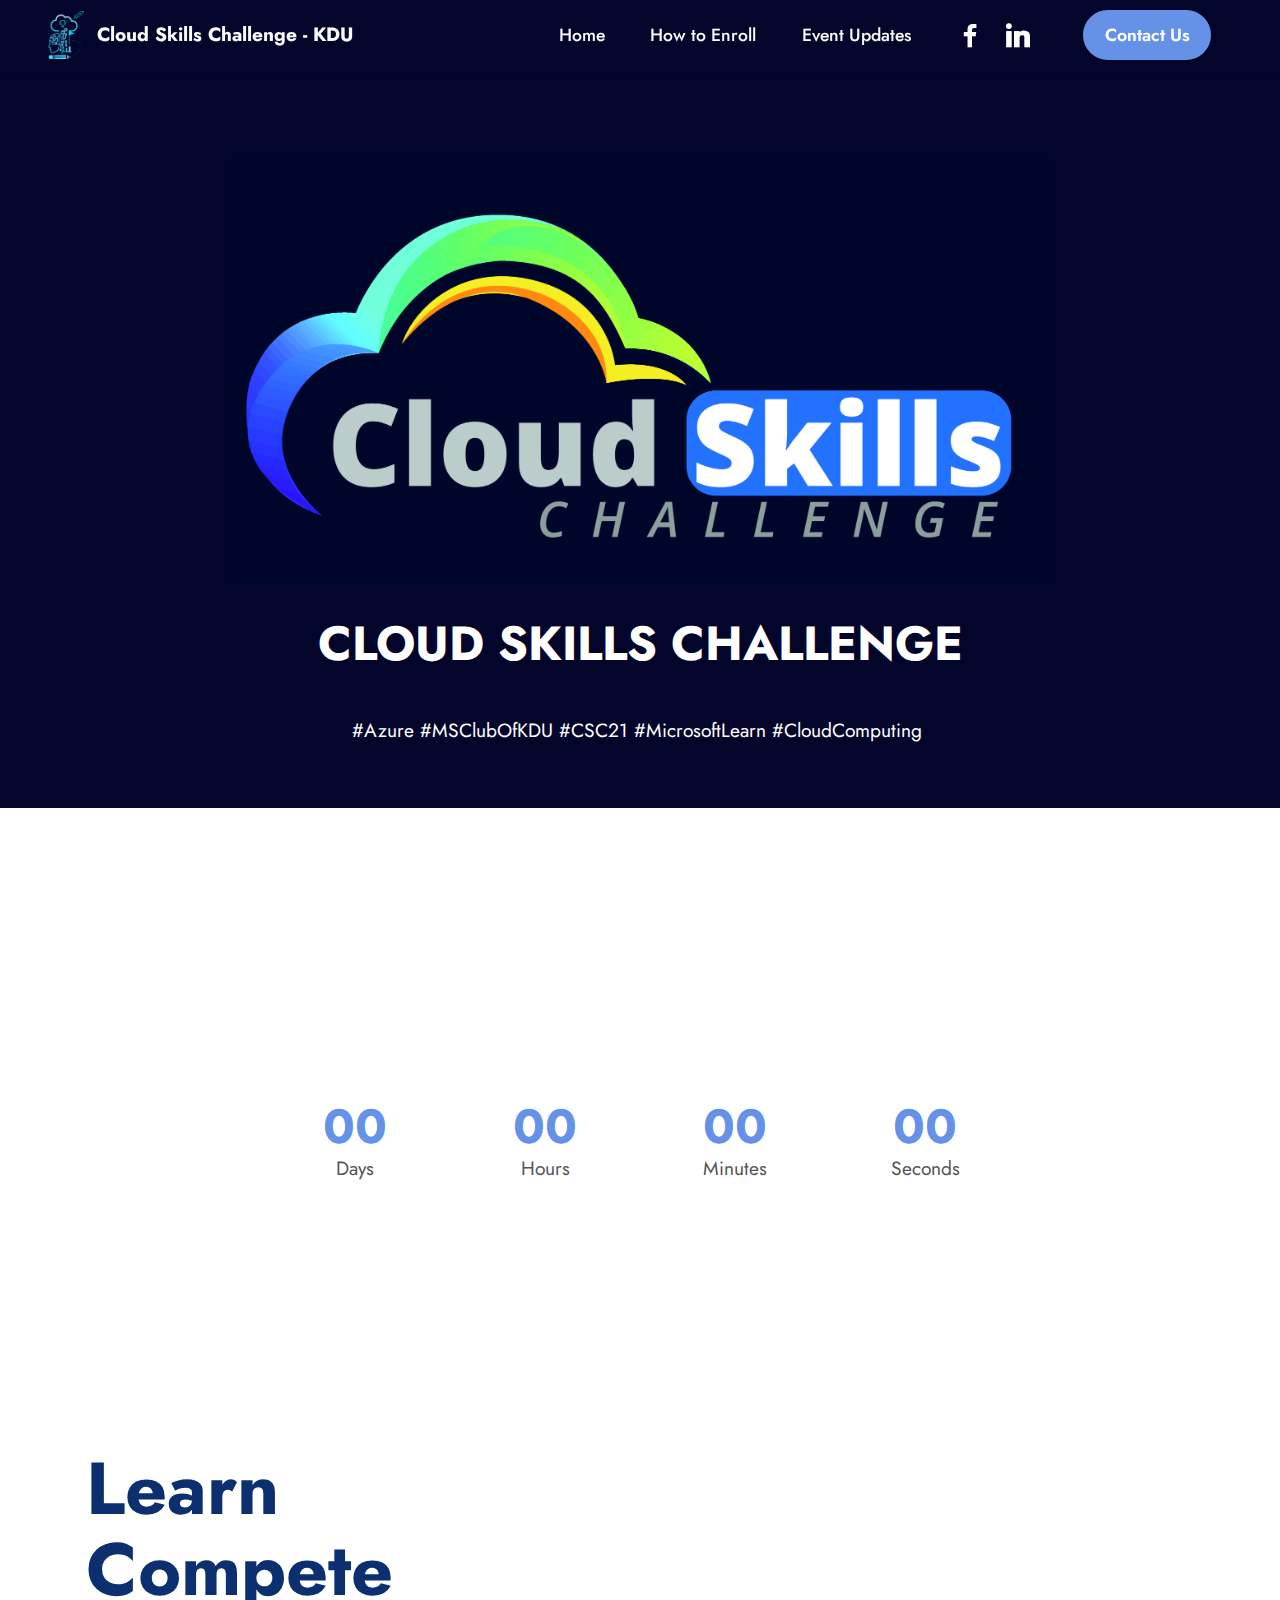
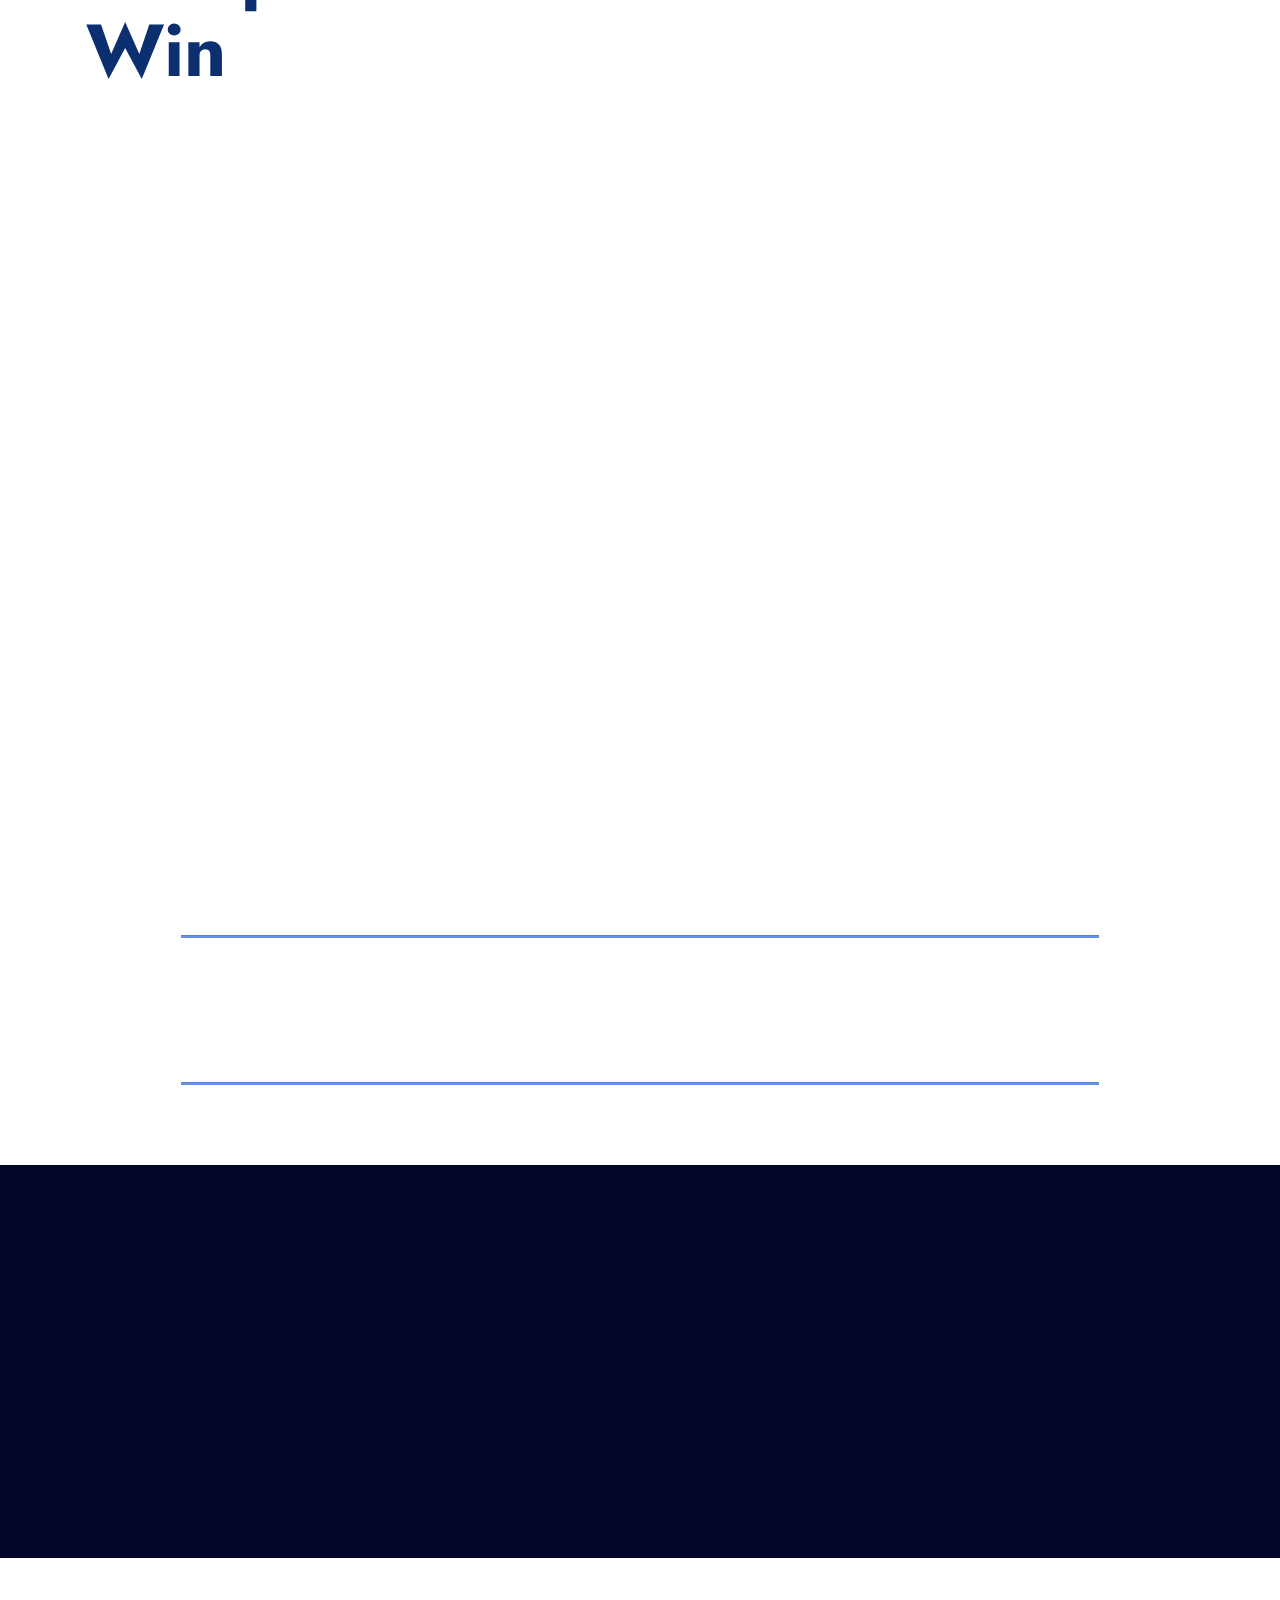
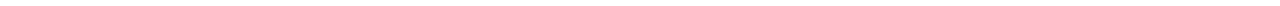
<file: index.html>
<!DOCTYPE html>
<html  >
<head>
  <!-- Site made with Mobirise Website Builder v5.2.0, https://mobirise.com -->
  <meta charset="UTF-8">
  <meta http-equiv="X-UA-Compatible" content="IE=edge">
  <meta name="generator" content="Mobirise v5.2.0, mobirise.com">
  <meta name="viewport" content="width=device-width, initial-scale=1, minimum-scale=1">
  <link rel="shortcut icon" href="assets/images/msckdu-128x128.png" type="image/x-icon">
  <meta name="description" content="">
  
  
  <title>Cloud Skills Challenge - KDU | Home</title>
  <link rel="stylesheet" href="assets/web/assets/mobirise-icons2/mobirise2.css">
  <link rel="stylesheet" href="assets/tether/tether.min.css">
  <link rel="stylesheet" href="assets/bootstrap/css/bootstrap.min.css">
  <link rel="stylesheet" href="assets/bootstrap/css/bootstrap-grid.min.css">
  <link rel="stylesheet" href="assets/bootstrap/css/bootstrap-reboot.min.css">
  <link rel="stylesheet" href="assets/dropdown/css/style.css">
  <link rel="stylesheet" href="assets/animatecss/animate.css">
  <link rel="stylesheet" href="assets/socicon/css/styles.css">
  <link rel="stylesheet" href="assets/theme/css/style.css">
  <link rel="preload" as="style" href="assets/mobirise/css/mbr-additional.css"><link rel="stylesheet" href="assets/mobirise/css/mbr-additional.css" type="text/css">
  
  
  
  
</head>
<body>
  
  <section class="menu menu3 cid-smISR6g7j9" once="menu" id="menu3-1">
    
    <nav class="navbar navbar-dropdown navbar-fixed-top navbar-expand-lg">
        <div class="container-fluid">
            <div class="navbar-brand">
                <span class="navbar-logo">
                    <a href="index.html">
                        <img src="assets/images/logo5-80x106.png" alt="CSC KDU" style="height: 3rem;">
                    </a>
                </span>
                <span class="navbar-caption-wrap"><a class="navbar-caption text-white text-primary display-7" href="index.html">Cloud Skills Challenge - KDU</a></span>
            </div>
            <button class="navbar-toggler" type="button" data-toggle="collapse" data-target="#navbarSupportedContent" aria-controls="navbarNavAltMarkup" aria-expanded="false" aria-label="Toggle navigation">
                <div class="hamburger">
                    <span></span>
                    <span></span>
                    <span></span>
                    <span></span>
                </div>
            </button>
            <div class="collapse navbar-collapse" id="navbarSupportedContent">
                <ul class="navbar-nav nav-dropdown" data-app-modern-menu="true"><li class="nav-item"><a class="nav-link link text-white display-4" href="index.html">
                            Home</a></li>
                    <li class="nav-item"><a class="nav-link link text-white display-4" href="howtoenroll.html">
                            How to Enroll</a></li>
                    <li class="nav-item"><a class="nav-link link text-white display-4" href="#">Event Updates</a>
                    </li></ul>
                <div class="icons-menu">
                    <a class="iconfont-wrapper" href="http://www.fb.me/msclubkdu" target="_blank">
                        <span class="p-2 mbr-iconfont socicon-facebook socicon"></span>
                    </a>
                    <a class="iconfont-wrapper" href="http://www.linkedin.com/company/msclubkdu" target="_blank">
                        <span class="p-2 mbr-iconfont socicon-linkedin socicon"></span>
                    </a>
                    
                    
                </div>
                <div class="navbar-buttons mbr-section-btn"><a class="btn btn-primary display-4" href="http://www.m.me/msclubkdu" target="_blank">
                        Contact Us</a></div>
            </div>
        </div>
    </nav>
</section>

<section class="header9 cid-smIVAkYIhu" id="header9-j">

    

    

    <div class="text-center container">
        <div class="row justify-content-center">
            <div class="col-md-12 col-lg-9">
                <div class="image-wrap mb-4">
                    <img src="assets/images/cloud-skills-logo1-2000x1045.png" alt="CSC KDU">
                </div>
                <h1 class="mbr-section-title mbr-fonts-style mb-3 display-2"><strong>CLOUD SKILLS CHALLENGE
</strong></h1>
                <p class="mbr-text mbr-fonts-style display-7"><br>#Azure #MSClubOfKDU #CSC21 #MicrosoftLearn #CloudComputing&nbsp;<br></p>
                
            </div>
        </div>
    </div>
</section>

<section class="content4 cid-smISVcV1eV" id="content4-2">
    
    
    <div class="container">
        <div class="row justify-content-center">
            <div class="title col-md-12 col-lg-10">
                <h3 class="mbr-section-title mbr-fonts-style align-center mb-4 display-2"><strong>22ND JAN - 22ND FEB 2021
</strong></h3>
                
                
            </div>
        </div>
    </div>
</section>

<section class="countdown3 cid-smITdAXvRV" id="countdown3-3">
    
    
    <div class="container">
        <div class="row justify-content-center">
            <div class="col-lg-8">
                <h3 class="mbr-section-title mb-5 align-center mbr-fonts-style display-5"><strong>CHALLENGE WILL BE ENDED IN
</strong></h3>
                
                <div class="countdown-cont align-center mb-5">
                    <div class="daysCountdown col-xs-3 col-sm-3 col-md-3" title="Days"></div>
                    <div class="hoursCountdown col-xs-3 col-sm-3 col-md-3" title="Hours"></div>
                    <div class="minutesCountdown col-xs-3 col-sm-3 col-md-3" title="Minutes"></div>
                    <div class="secondsCountdown col-xs-3 col-sm-3 col-md-3" title="Seconds"></div>
                    <div class="countdown" data-due-date="2021/02/22"></div>
                </div>
                
                
                
            </div>
        </div>
    </div>
</section>

<section class="content11 cid-smITHL2uU6" id="content11-5">
    
    <div class="container-fluid">
        <div class="row justify-content-center">
            <div class="col-md-12 col-lg-10">
                <div class="mbr-section-btn align-center"><a class="btn btn-primary-outline display-4" href="index.html#content5-7">Learn more</a>
                    <a class="btn btn-secondary display-4" href="howtoenroll.html">How to Enroll</a></div>
            </div>
        </div>
    </div>
</section>

<section class="features18 cid-smITRD41Cr" id="features19-6">

    

    
    <div class="container">
        <div class="row justify-content-center">
            <div class="card col-12 col-lg">
                <div class="card-wrapper">
                    <h6 class="card-title mbr-fonts-style mb-4 display-1">
                        <strong>Learn
</strong>
                    <div><strong>Compete
</strong></div><div><strong>Win</strong></div></h6>
                    
                    
                </div>
            </div>
            <div class="col-12 col-lg-8">
                <div class="image-wrapper">
                    <img src="assets/images/9-1076x518.png" alt="CSC KDU">
                </div>
            </div>
        </div>
    </div>
</section>

<section class="content5 cid-smITZwxRsA" id="content5-7">
    
    <div class="container-fluid">
        <div class="row justify-content-center">
            <div class="col-md-12 col-lg-8">
                
                <h4 class="mbr-section-subtitle mbr-fonts-style mb-4 display-1"><strong>WHAT IS CLOUD SKILLS CHALLENGE?
</strong></h4>
                <p class="mbr-text mbr-fonts-style display-7">The whole world is transforming at a rapid pace using the latest advancements in Cloud Computing. Make sure you are equipped with the knowledge and skills to stay relevant in this ever-changing industry.
<br>
<br>"Cloud Skills Challenge" will be a self-paced competition for KDU Students happening from 22nd Jan 2021 to 28th Feb 2021 in which you would have to complete modules through the Microsoft Learn Platform. Points would be given for each module you complete throughout the given period. Collect enough points to stay in the Top of the Leader board to win Exclusive Swags from Microsoft!</p>
            </div>
        </div>
    </div>
</section>

<section class="content6 cid-smIU14qxBH" id="content6-8">
    
    <div class="container">
        <div class="row justify-content-center">
            <div class="col-md-12 col-lg-10">
                <hr class="line">
                <p class="mbr-text align-center mbr-fonts-style my-4 display-5"><strong>NOTE: THIS CHALLENGE IS ONLY APPLICABLE FOR THE STUDENTS OF KDU
</strong><br></p>
                <hr class="line">
            </div>
        </div>
    </div>
</section>

<section class="clients1 cid-smJ0EbfGFO" id="clients1-l">
    
    <div class="images-container container-fluid">
        <div class="mbr-section-head">
            
            
            
        </div>
        <div class="row justify-content-center mt-4">
            <div class="col-md-3 card">
                <img src="assets/images/edvicon-240x240.png" alt="">
            </div>
            <div class="col-md-3 card">
                <img src="assets/images/cherest-255x193-1-240x240.png" alt="">
            </div>
            <div class="col-md-3 card">
                <img src="assets/images/sa-240x240.png" alt="">
            </div>
            <div class="col-md-3 card">
                <img src="assets/images/msckdu-240x240.png" alt="">
            </div>
            <div class="col-md-3 card">
                <img src="assets/images/mcc-240x241.png" alt="">
            </div>
            
            
            
        </div>
    </div>
</section><section style="background-color: #fff; font-family: -apple-system, BlinkMacSystemFont, 'Segoe UI', 'Roboto', 'Helvetica Neue', Arial, sans-serif; color:#aaa; font-size:12px; padding: 0; align-items: center; display: flex;"><a href="https://mobirise.site/i" style="flex: 1 1; height: 3rem; padding-left: 1rem;"></a><p style="flex: 0 0 auto; margin:0; padding-right:1rem;">Designed with Mobirise - <a href="https://mobirise.site/l" style="color:#aaa;">Get now</a></p></section><script src="assets/web/assets/jquery/jquery.min.js"></script>  <script src="assets/popper/popper.min.js"></script>  <script src="assets/tether/tether.min.js"></script>  <script src="assets/bootstrap/js/bootstrap.min.js"></script>  <script src="assets/smoothscroll/smooth-scroll.js"></script>  <script src="assets/dropdown/js/nav-dropdown.js"></script>  <script src="assets/dropdown/js/navbar-dropdown.js"></script>  <script src="assets/touchswipe/jquery.touch-swipe.min.js"></script>  <script src="assets/viewportchecker/jquery.viewportchecker.js"></script>  <script src="assets/countdown/jquery.countdown.min.js"></script>  <script src="assets/theme/js/script.js"></script>  
  
  
 <div id="scrollToTop" class="scrollToTop mbr-arrow-up"><a style="text-align: center;"><i class="mbr-arrow-up-icon mbr-arrow-up-icon-cm cm-icon cm-icon-smallarrow-up"></i></a></div>
    <input name="animation" type="hidden">
  </body>
</html>
</file>
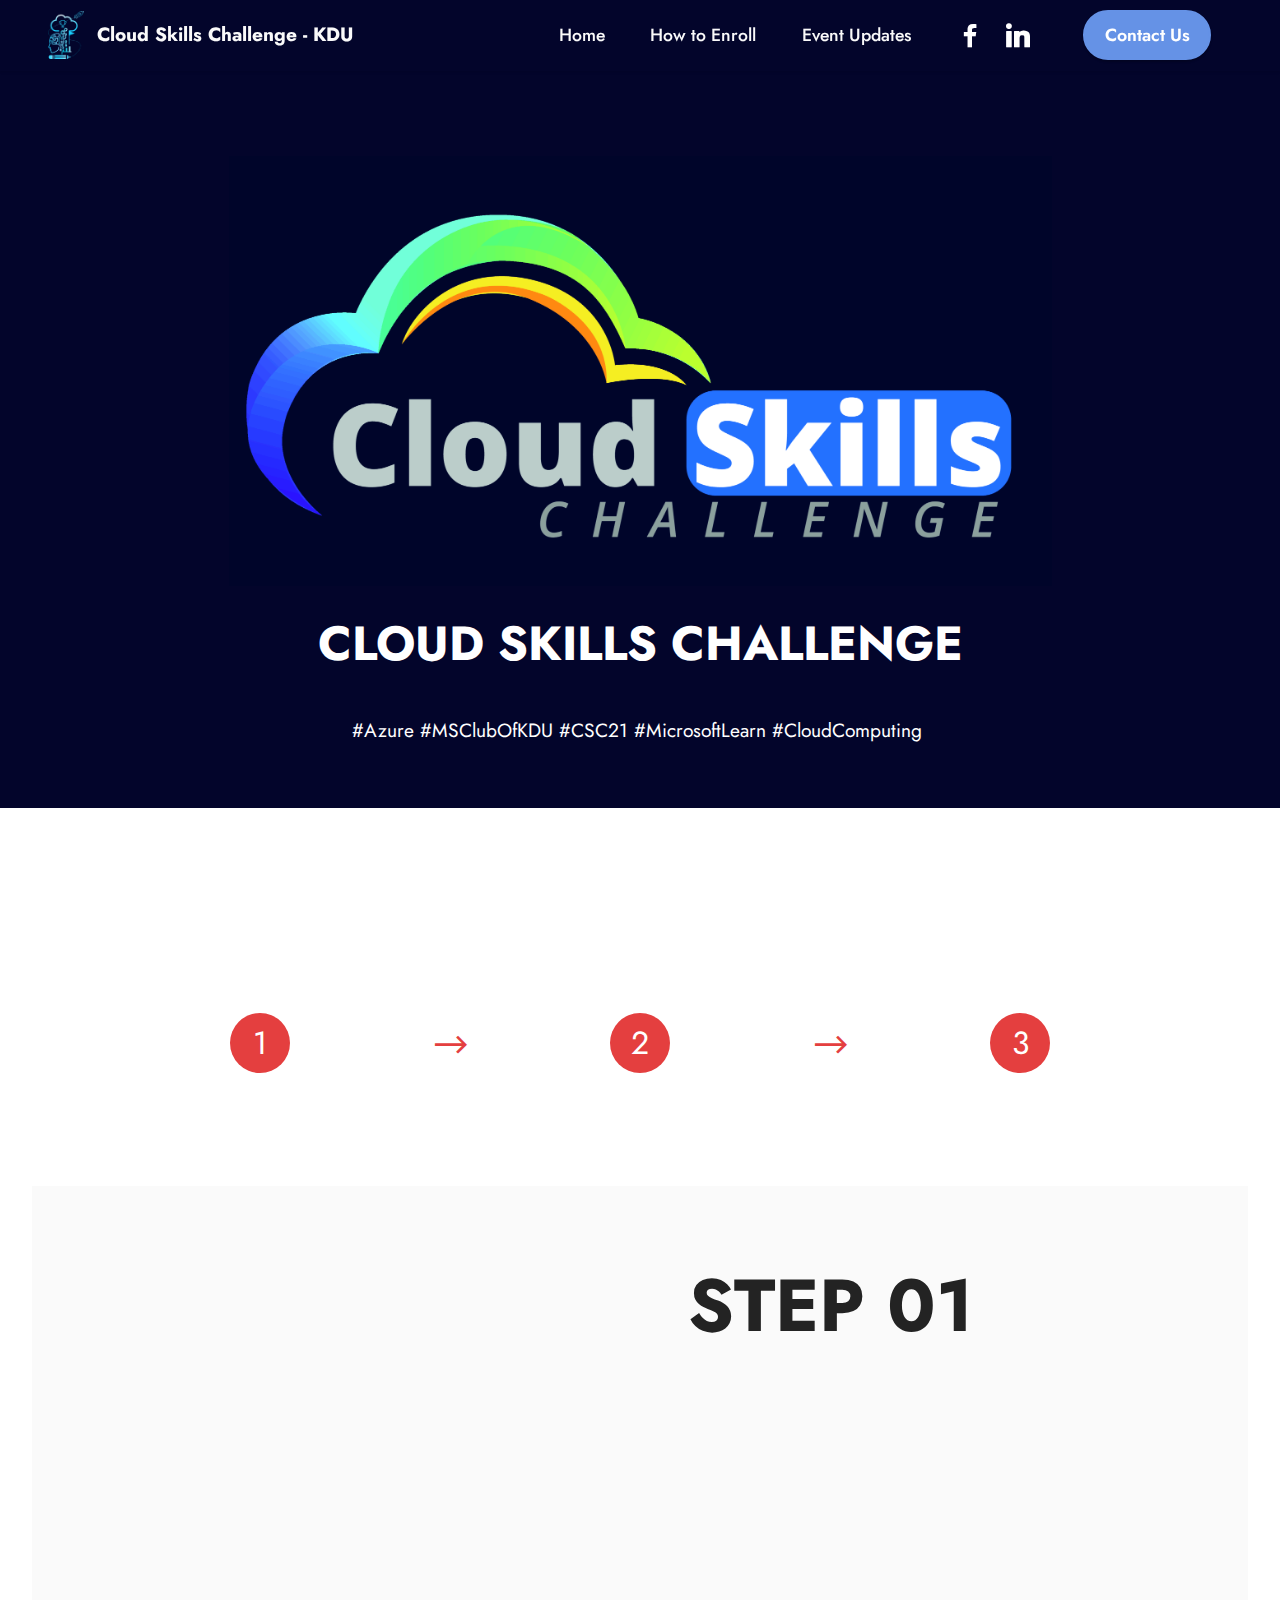
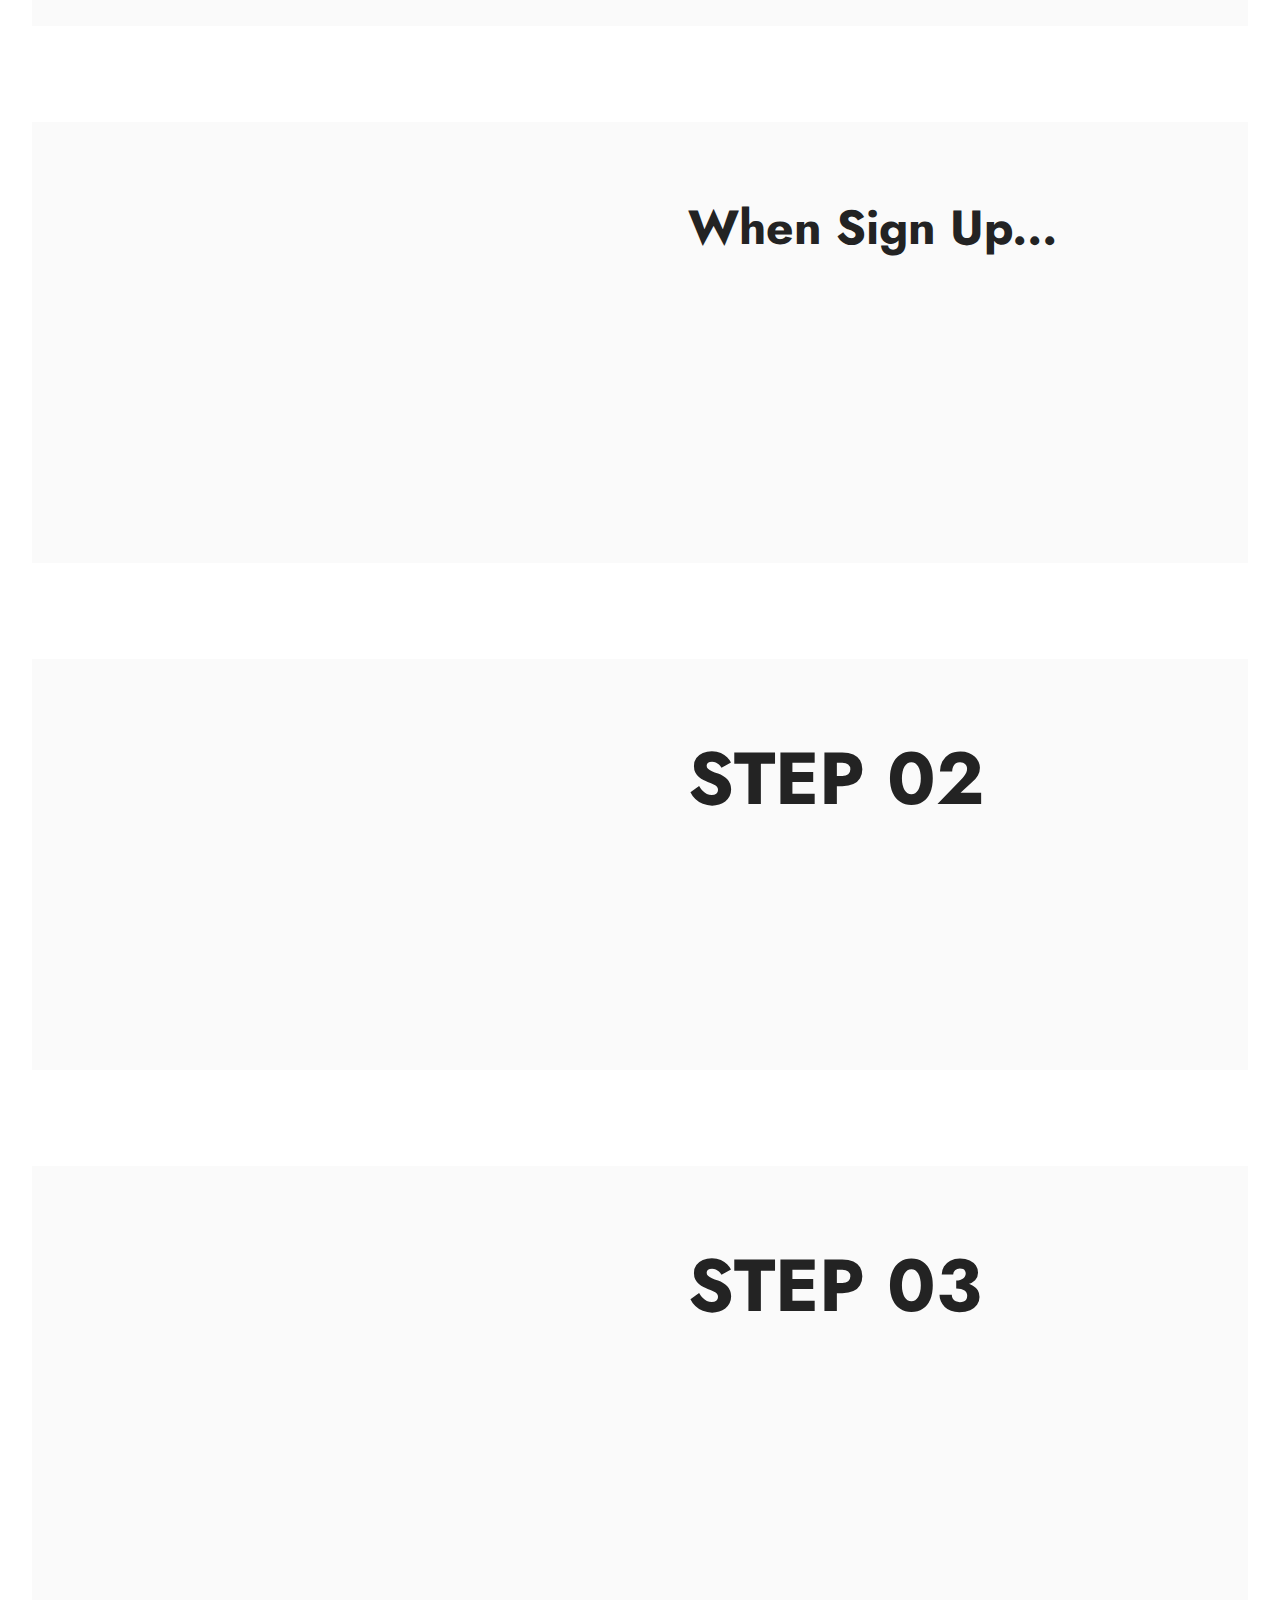
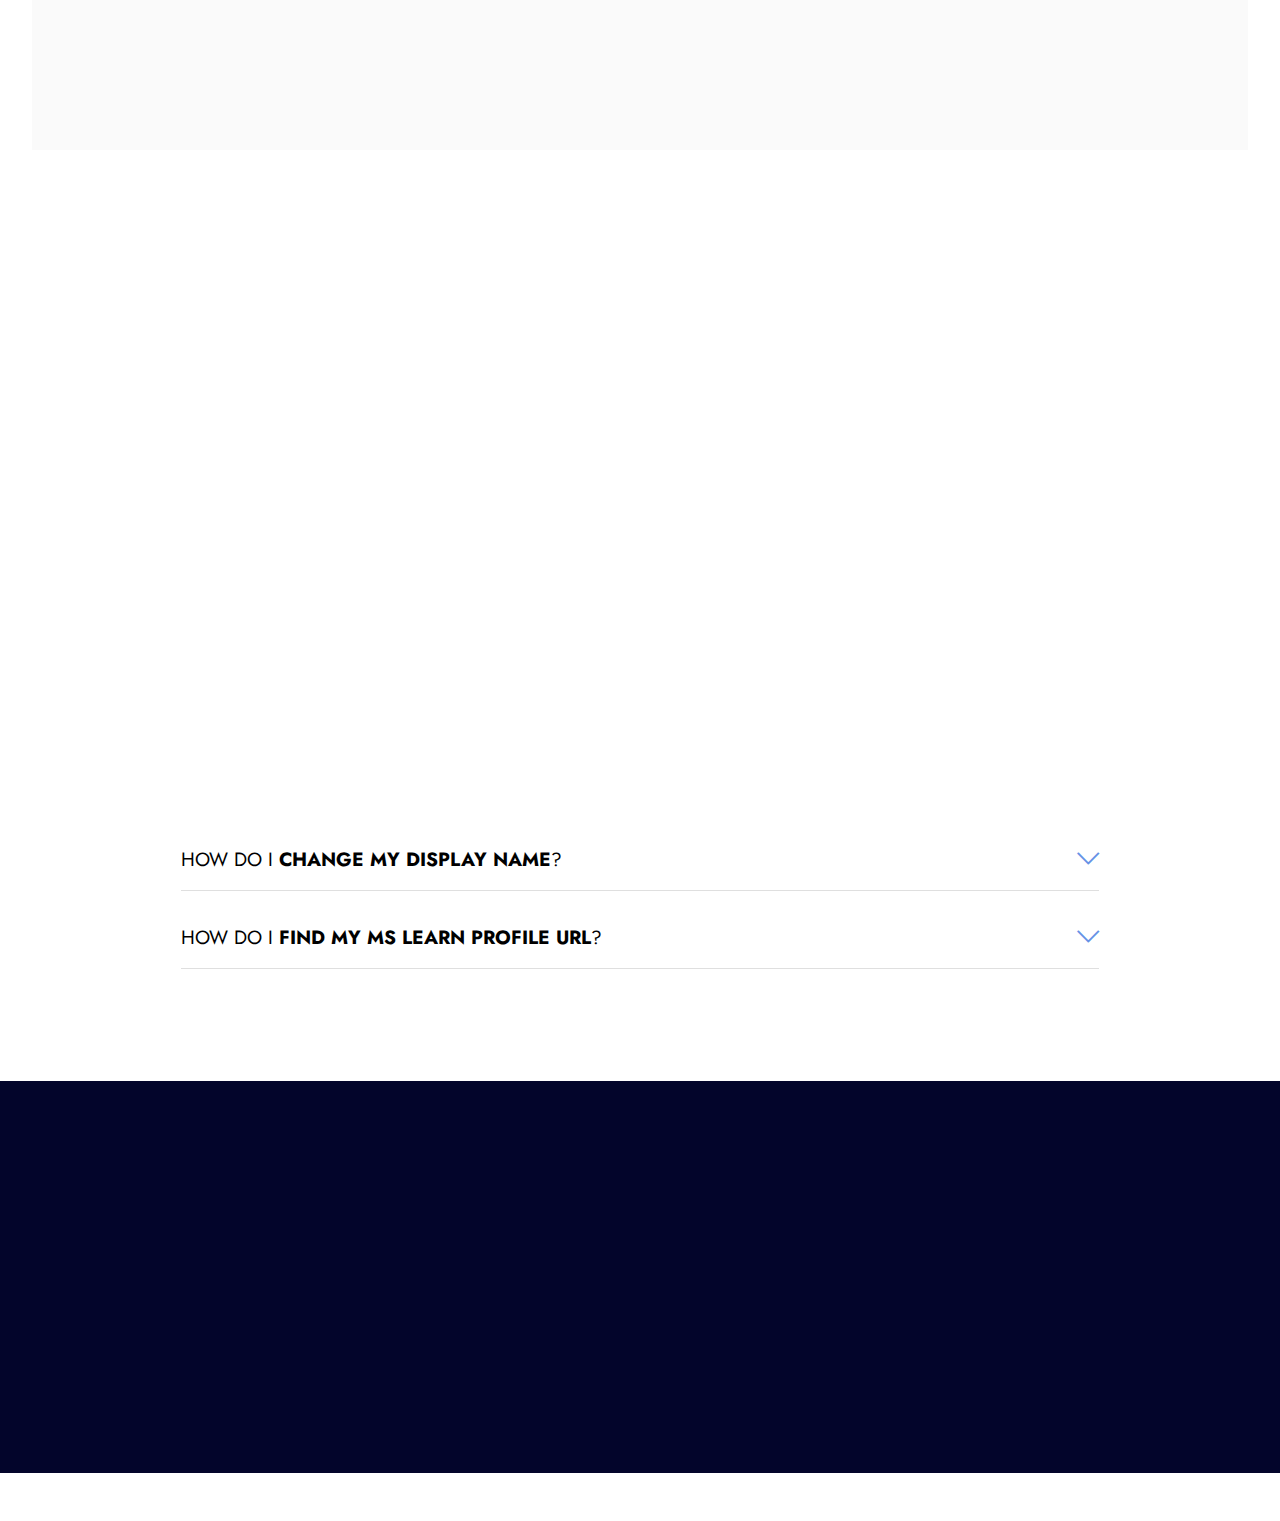
<file: HowToEnroll.html>
<!DOCTYPE html>
<html  >
<head>
  <!-- Site made with Mobirise Website Builder v5.2.0, https://mobirise.com -->
  <meta charset="UTF-8">
  <meta http-equiv="X-UA-Compatible" content="IE=edge">
  <meta name="generator" content="Mobirise v5.2.0, mobirise.com">
  <meta name="viewport" content="width=device-width, initial-scale=1, minimum-scale=1">
  <link rel="shortcut icon" href="assets/images/msckdu-128x128.png" type="image/x-icon">
  <meta name="description" content="">
  
  
  <title>Cloud Skills Challenge - KDU | How To Enroll</title>
  <link rel="stylesheet" href="assets/web/assets/mobirise-icons2/mobirise2.css">
  <link rel="stylesheet" href="assets/web/assets/mobirise-icons/mobirise-icons.css">
  <link rel="stylesheet" href="assets/tether/tether.min.css">
  <link rel="stylesheet" href="assets/bootstrap/css/bootstrap.min.css">
  <link rel="stylesheet" href="assets/bootstrap/css/bootstrap-grid.min.css">
  <link rel="stylesheet" href="assets/bootstrap/css/bootstrap-reboot.min.css">
  <link rel="stylesheet" href="assets/dropdown/css/style.css">
  <link rel="stylesheet" href="assets/animatecss/animate.css">
  <link rel="stylesheet" href="assets/socicon/css/styles.css">
  <link rel="stylesheet" href="assets/theme/css/style.css">
  <link rel="preload" as="style" href="assets/mobirise/css/mbr-additional.css"><link rel="stylesheet" href="assets/mobirise/css/mbr-additional.css" type="text/css">
  
  
  
  
</head>
<body>
  
  <section class="menu menu3 cid-smJ1hXGbrA" once="menu" id="menu3-m">
    
    <nav class="navbar navbar-dropdown navbar-fixed-top navbar-expand-lg">
        <div class="container-fluid">
            <div class="navbar-brand">
                <span class="navbar-logo">
                    <a href="https://mobiri.se">
                        <img src="assets/images/logo5-80x106.png" alt="Mobirise" style="height: 3rem;">
                    </a>
                </span>
                <span class="navbar-caption-wrap"><a class="navbar-caption text-white display-7" href="https://mobiri.se">Cloud Skills Challenge - KDU</a></span>
            </div>
            <button class="navbar-toggler" type="button" data-toggle="collapse" data-target="#navbarSupportedContent" aria-controls="navbarNavAltMarkup" aria-expanded="false" aria-label="Toggle navigation">
                <div class="hamburger">
                    <span></span>
                    <span></span>
                    <span></span>
                    <span></span>
                </div>
            </button>
            <div class="collapse navbar-collapse" id="navbarSupportedContent">
                <ul class="navbar-nav nav-dropdown" data-app-modern-menu="true"><li class="nav-item"><a class="nav-link link text-white display-4" href="index.html">
                            Home</a></li>
                    <li class="nav-item"><a class="nav-link link text-white display-4" href="howtoenroll.html">
                            How to Enroll</a></li>
                    <li class="nav-item"><a class="nav-link link text-white display-4" href="#">Event Updates</a>
                    </li></ul>
                <div class="icons-menu">
                    <a class="iconfont-wrapper" href="http://www.fb.me/msclubkdu" target="_blank">
                        <span class="p-2 mbr-iconfont socicon-facebook socicon"></span>
                    </a>
                    <a class="iconfont-wrapper" href="http://www.linkedin.com/company/msclubkdu" target="_blank">
                        <span class="p-2 mbr-iconfont socicon-linkedin socicon"></span>
                    </a>
                    
                    
                </div>
                <div class="navbar-buttons mbr-section-btn"><a class="btn btn-primary display-4" href="http://www.m.me/msclubkdu" target="_blank">
                        Contact Us</a></div>
            </div>
        </div>
    </nav>
</section>

<section class="header9 cid-smJ1hY8cbx" id="header9-n">

    

    

    <div class="text-center container">
        <div class="row justify-content-center">
            <div class="col-md-12 col-lg-9">
                <div class="image-wrap mb-4">
                    <img src="assets/images/cloud-skills-logo1-2000x1045.png" alt="Mobirise">
                </div>
                <h1 class="mbr-section-title mbr-fonts-style mb-3 display-2"><strong>CLOUD SKILLS CHALLENGE
</strong></h1>
                <p class="mbr-text mbr-fonts-style display-7"><br>#Azure #MSClubOfKDU #CSC21 #MicrosoftLearn #CloudComputing&nbsp;<br></p>
                
            </div>
        </div>
    </div>
</section>

<section class="features23 cid-smJ1OQAUEj" id="features24-w">

    
    
    <div class="container">
        <div class="row justify-content-center">
            <div class="col-12">
                <div class="card-wrapper mb-4">
                    <div class="card-box align-center">
                        <h4 class="card-title mbr-fonts-style mb-4 display-2">
                            <strong>3 Simple Steps</strong>
                        </h4>
                        
                        
                    </div>
                </div>
            </div>
            <div class="col-12 col-md-6 col-lg-4">
                <div class="item first mbr-flex p-4">
                    <div class="icon-wrap w-100">
                        <div class="icon-box">
                            <span class="step-number mbr-fonts-style display-5">1</span>
                        </div>
                    </div>

                    <div class="text-box">
                        <h4 class="icon-title card-title mbr-black mbr-fonts-style display-7">
                            <strong>Sign Up with Microsoft Learn</strong></h4>
                        
                    </div>
                </div>
                <!-- <span mbr-icon class="mbr-iconfont mobi-mbri-devices mobi-mbri"></span> -->
            </div>
            <div class="col-12 col-md-6 col-lg-4">
                <div class="item mbr-flex p-4">
                    <div class="icon-wrap w-100">
                        <div class="icon-box">
                            <span class="step-number mbr-fonts-style display-5">2</span>
                        </div>
                    </div>
                    <div class="text-box">
                        <h4 class="icon-title card-title mbr-black mbr-fonts-style display-7">
                            <strong>Register with Event</strong></h4>
                        
                    </div>
                </div>
            </div>
            <div class="col-12 col-md-6 col-lg-4">
                <div class="item mbr-flex p-4">
                    <div class="icon-wrap w-100">
                        <div class="icon-box">
                            <span class="step-number mbr-fonts-style display-5">3</span>
                        </div>
                    </div>
                    <div class="text-box">
                        <h4 class="icon-title card-title mbr-black mbr-fonts-style display-7">
                            <strong>Join Microsoft Teams channel</strong></h4>
                        
                    </div>
                </div>
            </div>
            
            
            
            
            
        </div>
    </div>
</section>

<section class="features16 cid-smJ2rfsMWV" id="features17-10">
    

    
    <div class="container-fluid">
        <div class="content-wrapper">
            <div class="row align-items-center">
                <div class="col-12 col-lg-6">
                    <div class="image-wrapper">
                        <img src="assets/images/learn-980x457.png" alt="Learn Signup">
                    </div>
                </div>
                <div class="col-12 col-lg">
                    <div class="text-wrapper">
                        <h6 class="card-title mbr-fonts-style display-1"><strong>STEP 01
</strong></h6>
                        <p class="mbr-text mbr-fonts-style mb-4 display-7">Sign up at Microsoft Learn Platform with your <strong>KDU e-mail address</strong>.<br>
<br></p>
                        <div class="mbr-section-btn mt-3"><a class="btn btn-primary display-4" href="https://docs.microsoft.com/en-us/learn" target="_blank"><span class="mobi-mbri mobi-mbri-arrow-next mbr-iconfont mbr-iconfont-btn"></span>
                                Sign Up</a></div>
                    </div>
                </div>
            </div>
        </div>
    </div>
</section>

<section class="features16 cid-smJ2sdqVvN" id="features17-12">
    

    
    <div class="container-fluid">
        <div class="content-wrapper">
            <div class="row align-items-center">
                <div class="col-12 col-lg-6">
                    <div class="image-wrapper">
                        <img src="assets/images/acc-980x457.png" alt="Profile Rename">
                    </div>
                </div>
                <div class="col-12 col-lg">
                    <div class="text-wrapper">
                        <h6 class="card-title mbr-fonts-style display-2">
                            <strong>When Sign Up...</strong></h6>
                        <p class="mbr-text mbr-fonts-style mb-4 display-7">Make sure your <strong>Display Name</strong> is set to your <strong>KDU ID Number</strong>
<br>(Example: <strong><em>IT180012</em></strong>). <br>Any other display names will be invalid for the competition.</p>
                        <div class="mbr-section-btn mt-3"><a class="btn btn-primary display-4" href="howtoenroll.html#content17-16">
                                Learn more
                            </a></div>
                    </div>
                </div>
            </div>
        </div>
    </div>
</section>

<section class="features16 cid-smJ2rOBZBL" id="features17-11">
    

    
    <div class="container-fluid">
        <div class="content-wrapper">
            <div class="row align-items-center">
                <div class="col-12 col-lg-6">
                    <div class="image-wrapper">
                        <img src="assets/images/form-980x451.png" alt="Event Form">
                    </div>
                </div>
                <div class="col-12 col-lg">
                    <div class="text-wrapper">
                        <h6 class="card-title mbr-fonts-style display-1"><strong>STEP 02
</strong></h6>
                        <p class="mbr-text mbr-fonts-style mb-4 display-7">If you have created the Microsoft Learn Profile and joined the challenge, you can now <strong>register to the competition</strong>.
<br></p>
                        <div class="mbr-section-btn mt-3"><a class="btn btn-primary display-4" href="https://forms.office.com/Pages/ResponsePage.aspx?id=oBzDhDusrk6tEVGdgCM-bybvPNN4EF1BnWsux4yqUspURUsySDQyVThTVEVHMFBQQkdMT09IMFZFMi4u" target="_blank"><span class="mobi-mbri mobi-mbri-arrow-next mbr-iconfont mbr-iconfont-btn"></span>
                                Register with Event</a></div>
                    </div>
                </div>
            </div>
        </div>
    </div>
</section>

<section class="features16 cid-smJ4jPld4j" id="features17-13">
    

    
    <div class="container-fluid">
        <div class="content-wrapper">
            <div class="row align-items-center">
                <div class="col-12 col-lg-6">
                    <div class="image-wrapper">
                        <img src="assets/images/challenge-1209x619.png" alt="Join Challenge">
                    </div>
                </div>
                <div class="col-12 col-lg">
                    <div class="text-wrapper">
                        <h6 class="card-title mbr-fonts-style display-1"><strong>STEP 03
</strong></h6>
                        <p class="mbr-text mbr-fonts-style mb-4 display-7">Start the Cloud Skills Challenge by clicking “Join the Challenge” Button by visiting this link.
<br><br>Click on the Join the <strong>Challenge tab</strong> in the <strong>Cloud Skills Challenge KDU</strong> Teams Channel by visiting the following button.<br><em>(After your registration, we will add you to the Microsoft Teams channel)
</em><br></p>
                        <div class="mbr-section-btn mt-3"><a class="btn btn-primary display-4" href="https://teams.microsoft.com/l/channel/19%3a5fe210da9f084a6582430b74e8ca76a2%40thread.tacv2/Cloud%2520Skill%2520Challenge%2520KDU?groupId=c7eab70b-9059-4852-9072-d4edcc6bc940&tenantId=84c31ca0-ac3b-4eae-ad11-519d80233e6f" target="_blank"><span class="mobi-mbri mobi-mbri-arrow-next mbr-iconfont mbr-iconfont-btn"></span>
                                Go to Teams Channel</a></div>
                    </div>
                </div>
            </div>
        </div>
    </div>
</section>

<section class="content4 cid-smJ4YIini1" id="content4-14">
    
    
    <div class="container-fluid">
        <div class="row justify-content-center">
            <div class="title col-md-12 col-lg-10">
                
                <h4 class="mbr-section-subtitle align-center mbr-fonts-style mb-4 display-5">That's it! All you go to do is to keep completing modules to earn points and try to stay on the top of the Leader Board.
</h4>
                
            </div>
        </div>
    </div>
</section>

<section class="content4 cid-smJ51EprUO" id="content4-15">
    
    
    <div class="container-fluid">
        <div class="row justify-content-center">
            <div class="title col-md-12 col-lg-10">
                <h3 class="mbr-section-title mbr-fonts-style align-center mb-4 display-1">
                    <strong>HAPPY
</strong>
                <div><strong>LEARNING !</strong></div></h3>
                
                
            </div>
        </div>
    </div>
</section>

<section class="content17 cid-smJ54tkm1v" id="content17-16">

    

    
    
    <div class="container">
        
            <div class="row justify-content-center">
                <div class="col-12 col-md-10">
                    <div class="section-head align-center mb-4">
                        <h3 class="mbr-section-title mb-0 mbr-fonts-style display-2"><strong>FAQ</strong>
                        </h3>
                        
                    </div>
                    
                    <div id="bootstrap-toggle" class="toggle-panel accordionStyles tab-content">
                        <div class="card mb-3">
                            <div class="card-header" role="tab" id="headingOne">
                                <a role="button" class="collapsed panel-title text-black" data-toggle="collapse" data-core="" href="#collapse1_9" aria-expanded="false" aria-controls="collapse1">
                                    <h6 class="panel-title-edit mbr-fonts-style mb-0 display-7">HOW DO I <strong>CHANGE MY DISPLAY NAME</strong>? 
</h6>
                                    <span class="sign mbr-iconfont mbri-arrow-down"></span>
                                </a>
                            </div>
                            <div id="collapse1_9" class="panel-collapse noScroll collapse" role="tabpanel" aria-labelledby="headingOne">
                                <div class="panel-body">
                                    <p class="mbr-fonts-style panel-text display-7">You can edit your display name on the <a href="https://login.microsoftonline.com/common/oauth2/v2.0/authorize?client_id=18fbca16-2224-45f6-85b0-f7bf2b39b3f3&nonce=0a06fd08-c487-4523-9466-ab973521cf62&prompt=select_account&redirect_uri=https%3A%2F%2Fdocs.microsoft.com%2F_themes%2Fdocs.theme%2Fmaster%2Fen-us%2F_themes%2Fglobal%2Fsign-in.html&response_mode=fragment&response_type=id_token&scope=openid%20profile&sso_reload=true&state=https%3A%2F%2Fdocs.microsoft.com%2Fen-gb%2Fusers%2Fsettings%3Fsource%3Ddocs" class="text-primary" target="_blank" style="font-weight: bold;">Edit Your Profile Page</a>!  Make sure that your Display Name is your KDU ID number. Any other display names will be invalid for the competition.</p>
                                </div>
                            </div>
                        </div>
                        <div class="card mb-3">
                            <div class="card-header" role="tab" id="headingTwo">
                                <a role="button" class="collapsed panel-title text-black" data-toggle="collapse" data-core="" href="#collapse2_9" aria-expanded="false" aria-controls="collapse2">
                                    <h6 class="panel-title-edit mbr-fonts-style mb-0 display-7">HOW DO I <strong>FIND MY MS LEARN PROFILE URL</strong>?&nbsp;</h6>
                                    <span class="sign mbr-iconfont mbri-arrow-down"></span>
                                </a>

                            </div>
                            <div id="collapse2_9" class="panel-collapse noScroll collapse" role="tabpanel" aria-labelledby="headingTwo">
                                <div class="panel-body">
                                    <p class="mbr-fonts-style panel-text display-7">While signed in, go to <strong><a href="https://login.microsoftonline.com/common/oauth2/v2.0/authorize?client_id=18fbca16-2224-45f6-85b0-f7bf2b39b3f3&nonce=06ce9ba5-c782-4e6a-905f-b55b26693d2e&prompt=select_account&redirect_uri=https%3A%2F%2Fdocs.microsoft.com%2F_themes%2Fdocs.theme%2Fmaster%2Fen-us%2F_themes%2Fglobal%2Fsign-in.html&response_mode=fragment&response_type=id_token&scope=openid%20profile&sso_reload=true&state=https%3A%2F%2Fdocs.microsoft.com%2Fen-gb%2Fusers%2F%3Fsource%3Ddocs" class="text-primary" target="_blank">My Profile Page</a></strong>. The URL which appears is your MS Learn Profile. <br><br>(Example: <em>https://docs.microsoft.com/en-us/users/IT180012-6372</em>)</p>
                                </div>
                            </div>
                        </div>
                        
                        
                        
                        
                    </div>
                </div>
            </div>
        </div>
</section>

<section class="clients1 cid-smJ1hZHcjB" id="clients1-u">
    
    <div class="images-container container-fluid">
        <div class="mbr-section-head">
            
            
            
        </div>
        <div class="row justify-content-center mt-4">
            <div class="col-md-3 card">
                <img src="assets/images/edvicon-240x240.png" alt="">
            </div>
            <div class="col-md-3 card">
                <img src="assets/images/cherest-255x193-1-240x240.png" alt="">
            </div>
            <div class="col-md-3 card">
                <img src="assets/images/sa-240x240.png" alt="">
            </div>
            <div class="col-md-3 card">
                <img src="assets/images/msckdu-240x240.png" alt="">
            </div>
            <div class="col-md-3 card">
                <img src="assets/images/mcc-240x241.png" alt="">
            </div>
            
            
            
        </div>
    </div>
</section><section style="background-color: #fff; font-family: -apple-system, BlinkMacSystemFont, 'Segoe UI', 'Roboto', 'Helvetica Neue', Arial, sans-serif; color:#aaa; font-size:12px; padding: 0; align-items: center; display: flex;"><a href="https://mobirise.site/m" style="flex: 1 1; height: 3rem; padding-left: 1rem;"></a><p style="flex: 0 0 auto; margin:0; padding-right:1rem;"><a href="https://mobirise.site/q" style="color:#aaa;">This site</a> was created with Mobirise web template</p></section><script src="assets/web/assets/jquery/jquery.min.js"></script>  <script src="assets/popper/popper.min.js"></script>  <script src="assets/tether/tether.min.js"></script>  <script src="assets/bootstrap/js/bootstrap.min.js"></script>  <script src="assets/smoothscroll/smooth-scroll.js"></script>  <script src="assets/dropdown/js/nav-dropdown.js"></script>  <script src="assets/dropdown/js/navbar-dropdown.js"></script>  <script src="assets/touchswipe/jquery.touch-swipe.min.js"></script>  <script src="assets/viewportchecker/jquery.viewportchecker.js"></script>  <script src="assets/mbr-switch-arrow/mbr-switch-arrow.js"></script>  <script src="assets/theme/js/script.js"></script>  
  
  
 <div id="scrollToTop" class="scrollToTop mbr-arrow-up"><a style="text-align: center;"><i class="mbr-arrow-up-icon mbr-arrow-up-icon-cm cm-icon cm-icon-smallarrow-up"></i></a></div>
    <input name="animation" type="hidden">
  </body>
</html>
</file>
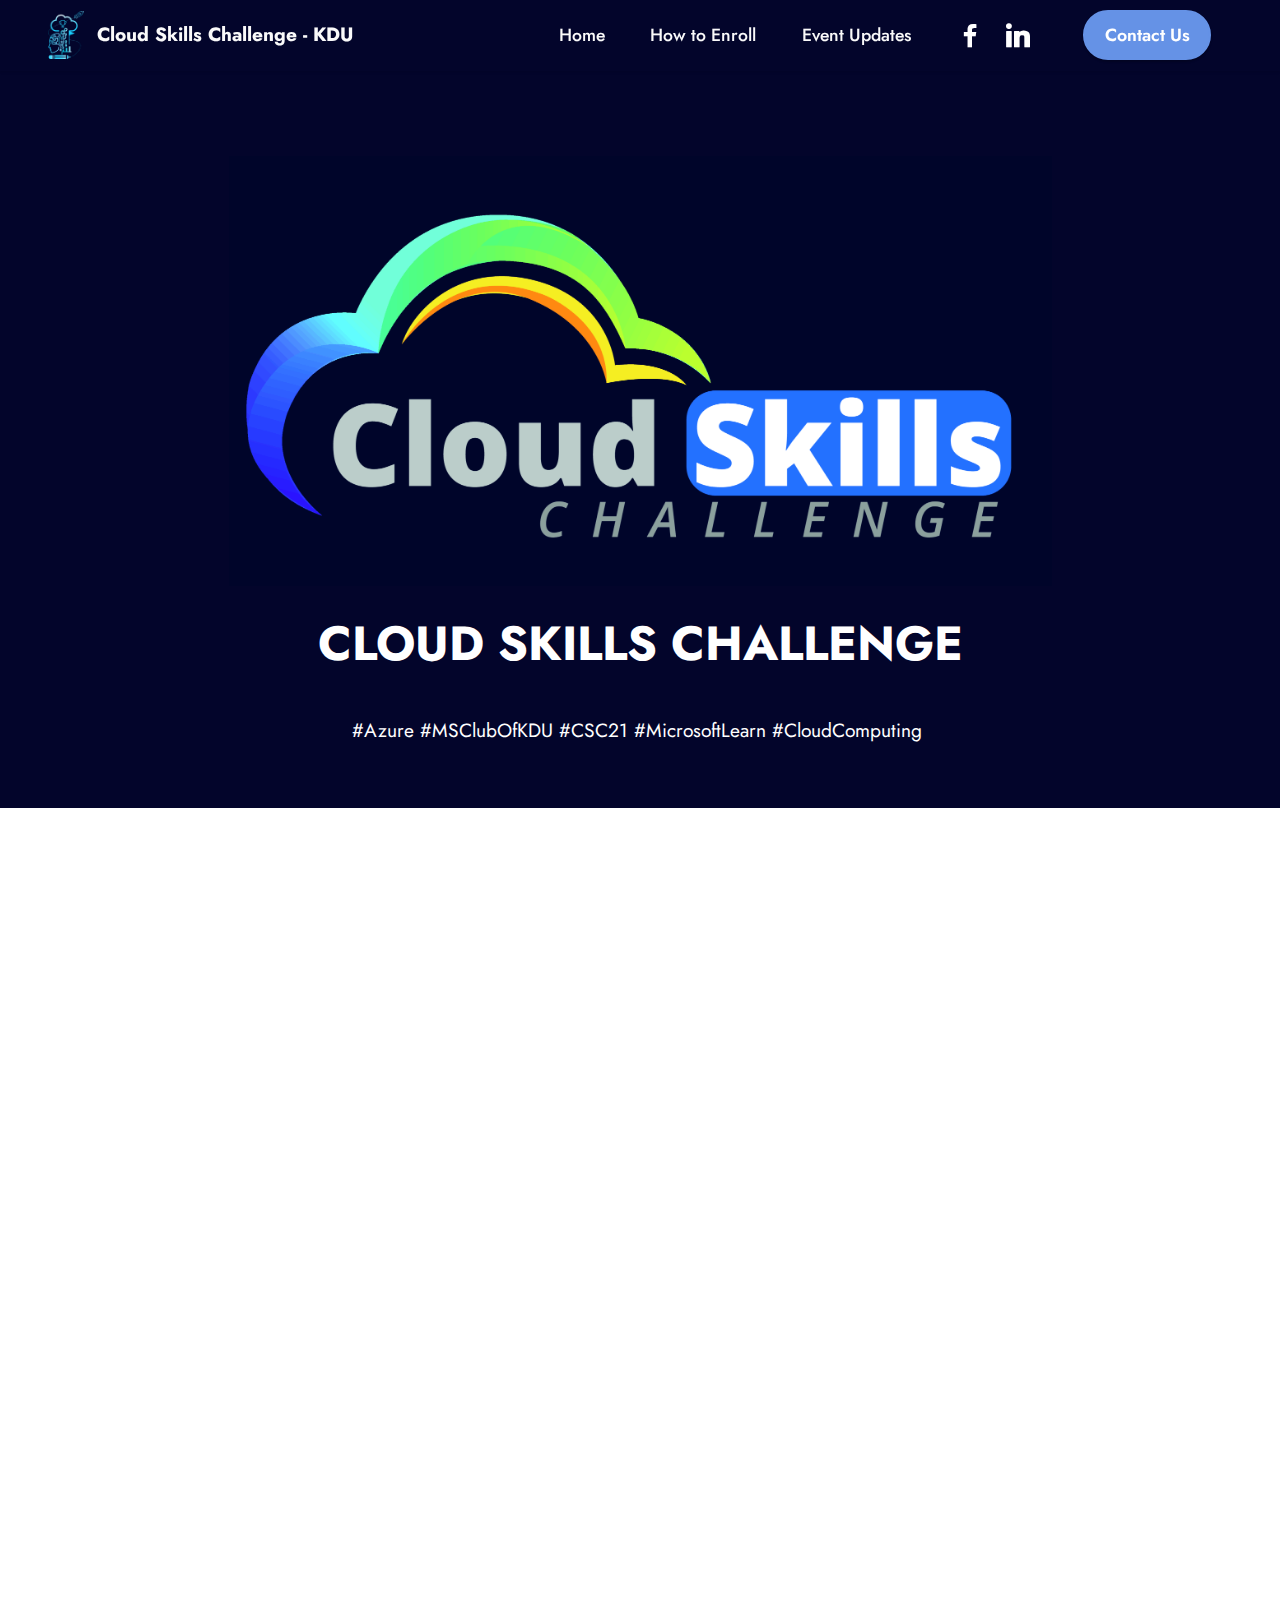
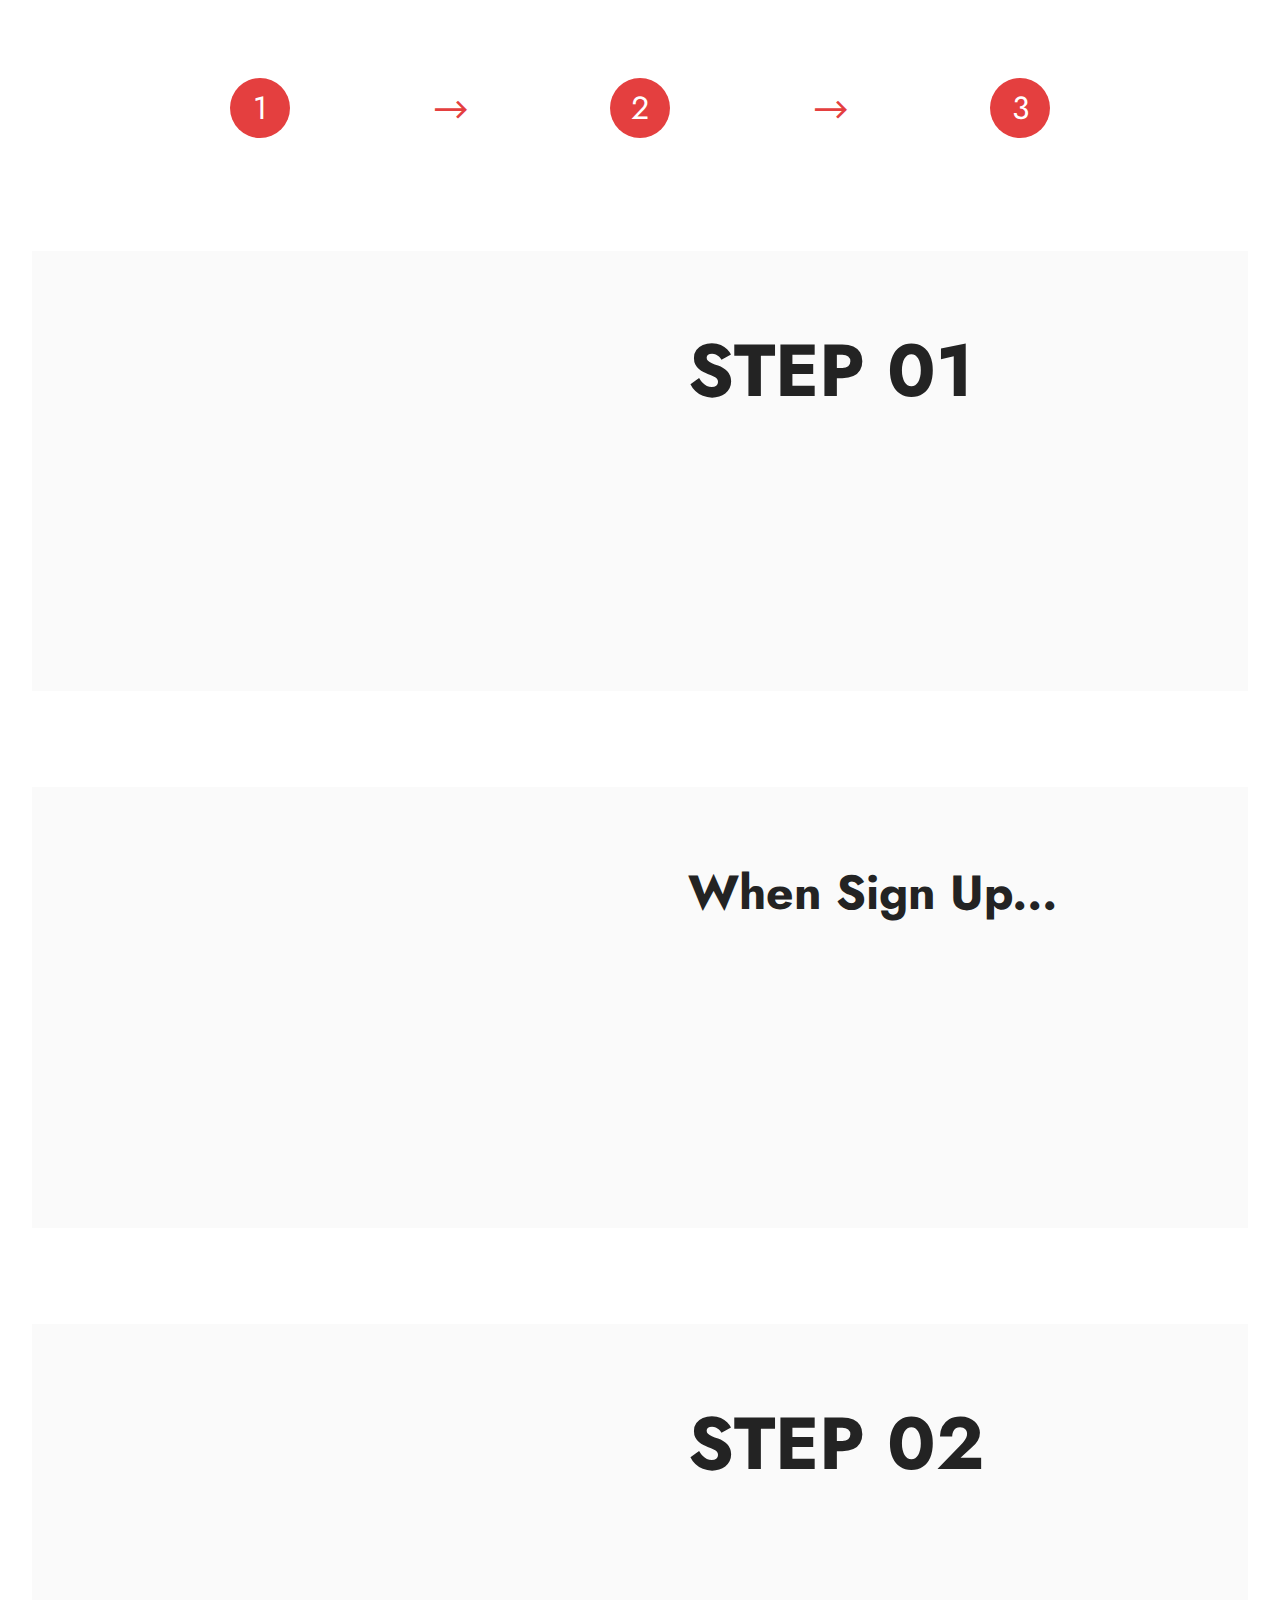
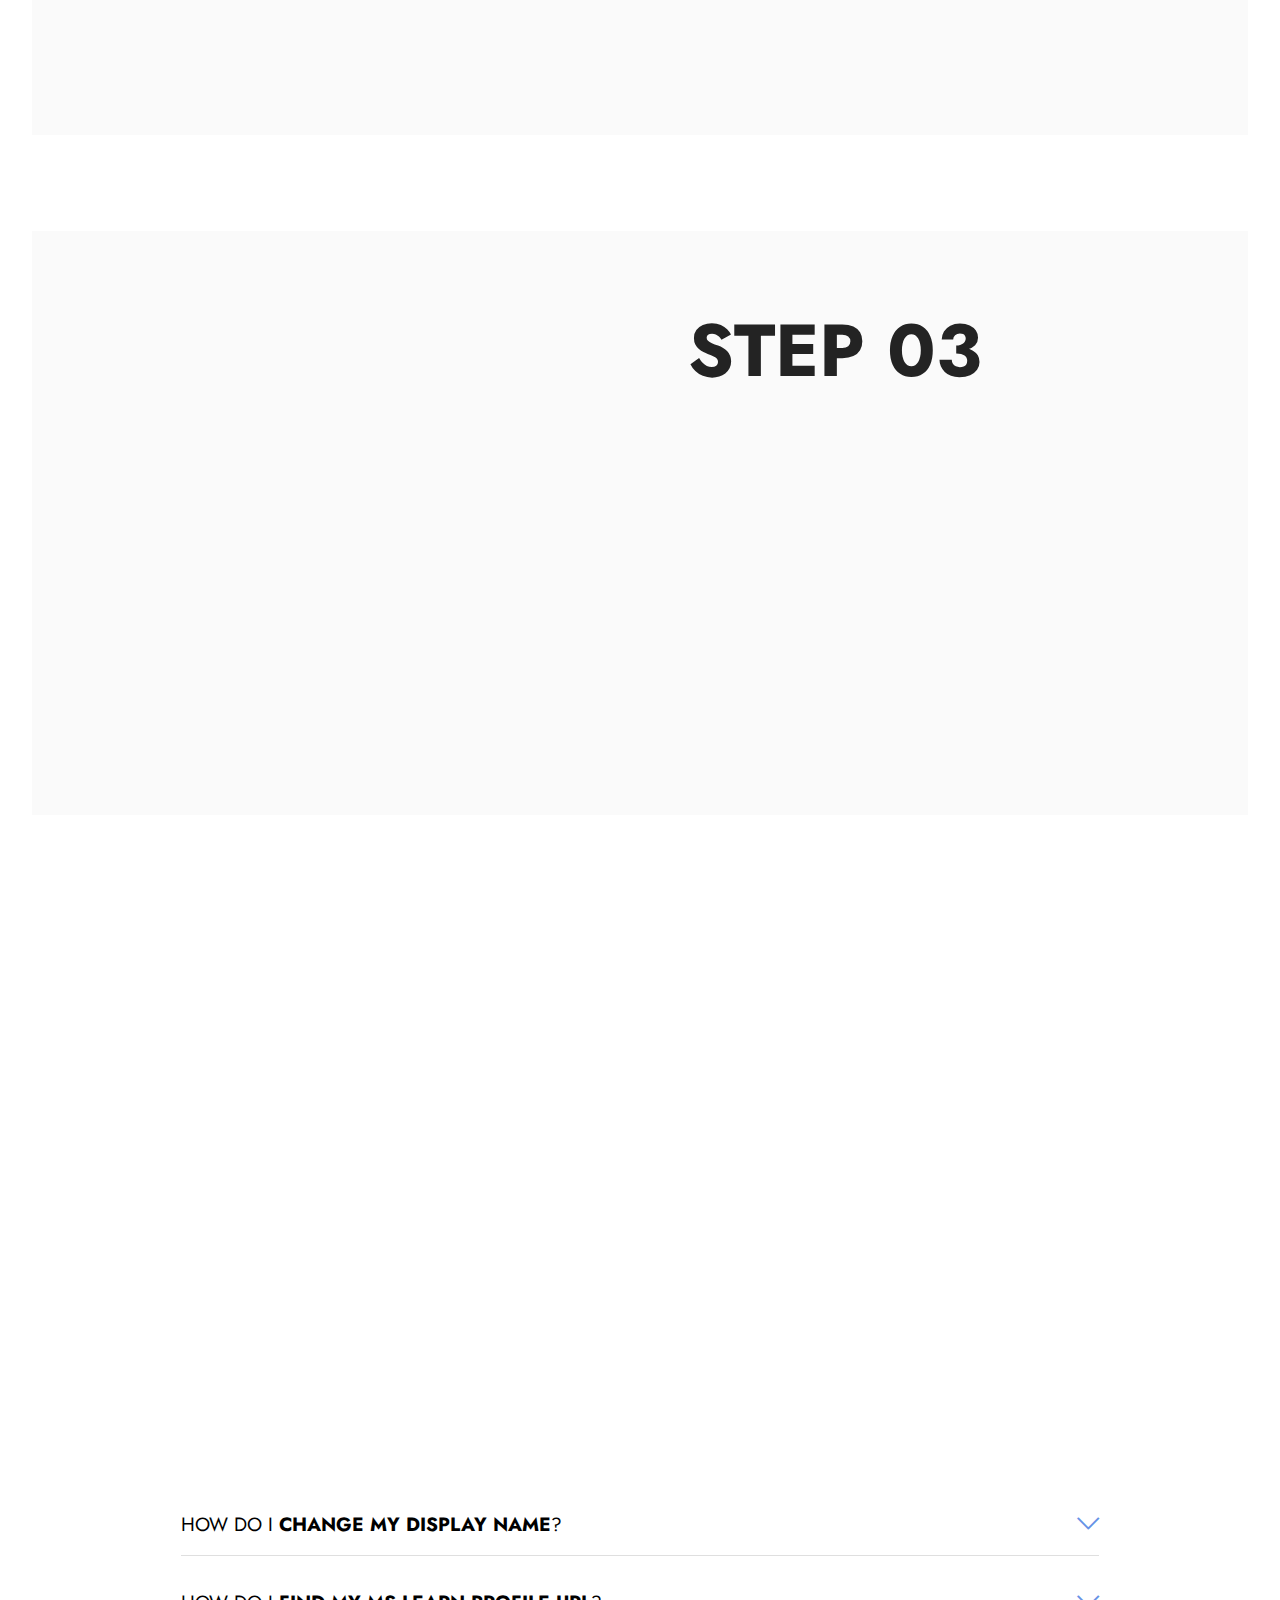
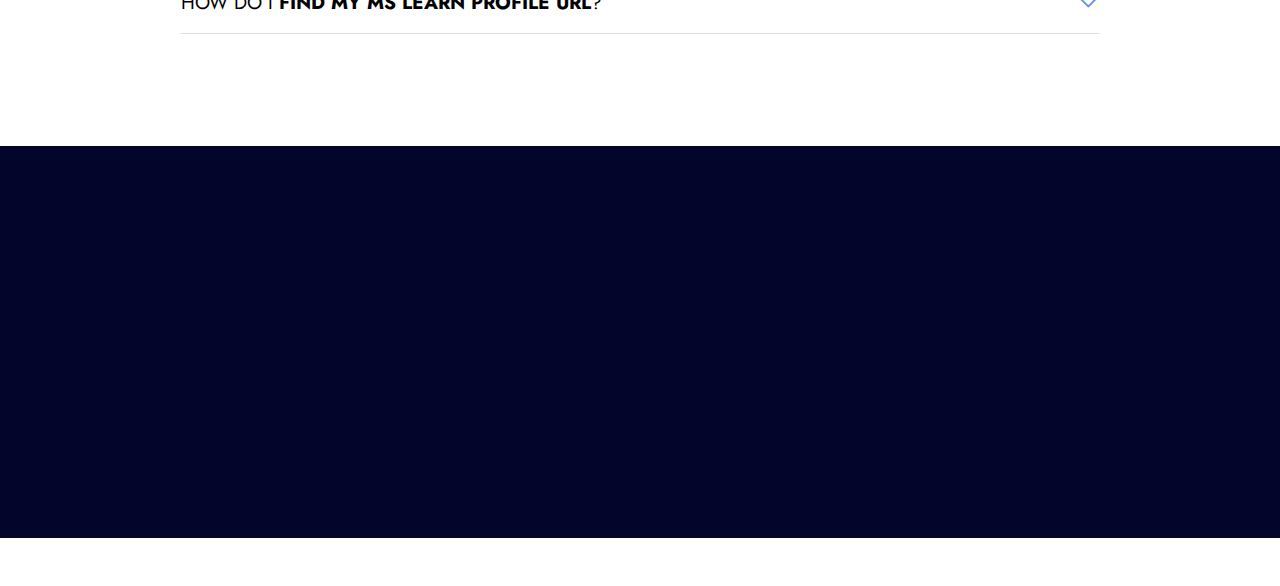
<file: howtoenroll.html>
<!DOCTYPE html>
<html  >
<head>
  <!-- Site made with Mobirise Website Builder v5.2.0, https://mobirise.com -->
  <meta charset="UTF-8">
  <meta http-equiv="X-UA-Compatible" content="IE=edge">
  <meta name="generator" content="Mobirise v5.2.0, mobirise.com">
  <meta name="viewport" content="width=device-width, initial-scale=1, minimum-scale=1">
  <link rel="shortcut icon" href="assets/images/msckdu-128x128.png" type="image/x-icon">
  <meta name="description" content="">
  
  
  <title>Cloud Skills Challenge - KDU | How To Enroll</title>
  <link rel="stylesheet" href="assets/web/assets/mobirise-icons2/mobirise2.css">
  <link rel="stylesheet" href="assets/web/assets/mobirise-icons/mobirise-icons.css">
  <link rel="stylesheet" href="assets/tether/tether.min.css">
  <link rel="stylesheet" href="assets/bootstrap/css/bootstrap.min.css">
  <link rel="stylesheet" href="assets/bootstrap/css/bootstrap-grid.min.css">
  <link rel="stylesheet" href="assets/bootstrap/css/bootstrap-reboot.min.css">
  <link rel="stylesheet" href="assets/dropdown/css/style.css">
  <link rel="stylesheet" href="assets/animatecss/animate.css">
  <link rel="stylesheet" href="assets/socicon/css/styles.css">
  <link rel="stylesheet" href="assets/theme/css/style.css">
  <link rel="preload" as="style" href="assets/mobirise/css/mbr-additional.css"><link rel="stylesheet" href="assets/mobirise/css/mbr-additional.css" type="text/css">
  
  
  
  
</head>
<body>
  
  <section class="menu menu3 cid-smJ1hXGbrA" once="menu" id="menu3-m">
    
    <nav class="navbar navbar-dropdown navbar-fixed-top navbar-expand-lg">
        <div class="container-fluid">
            <div class="navbar-brand">
                <span class="navbar-logo">
                    <a href="index.html">
                        <img src="assets/images/logo5-80x106.png" alt="CSC KDU" style="height: 3rem;">
                    </a>
                </span>
                <span class="navbar-caption-wrap"><a class="navbar-caption text-white text-primary display-7" href="index.html">Cloud Skills Challenge - KDU</a></span>
            </div>
            <button class="navbar-toggler" type="button" data-toggle="collapse" data-target="#navbarSupportedContent" aria-controls="navbarNavAltMarkup" aria-expanded="false" aria-label="Toggle navigation">
                <div class="hamburger">
                    <span></span>
                    <span></span>
                    <span></span>
                    <span></span>
                </div>
            </button>
            <div class="collapse navbar-collapse" id="navbarSupportedContent">
                <ul class="navbar-nav nav-dropdown" data-app-modern-menu="true"><li class="nav-item"><a class="nav-link link text-white display-4" href="index.html">
                            Home</a></li>
                    <li class="nav-item"><a class="nav-link link text-white display-4" href="howtoenroll.html">
                            How to Enroll</a></li>
                    <li class="nav-item"><a class="nav-link link text-white display-4" href="#">Event Updates</a>
                    </li></ul>
                <div class="icons-menu">
                    <a class="iconfont-wrapper" href="http://www.fb.me/msclubkdu" target="_blank">
                        <span class="p-2 mbr-iconfont socicon-facebook socicon"></span>
                    </a>
                    <a class="iconfont-wrapper" href="http://www.linkedin.com/company/msclubkdu" target="_blank">
                        <span class="p-2 mbr-iconfont socicon-linkedin socicon"></span>
                    </a>
                    
                    
                </div>
                <div class="navbar-buttons mbr-section-btn"><a class="btn btn-primary display-4" href="http://www.m.me/msclubkdu" target="_blank">
                        Contact Us</a></div>
            </div>
        </div>
    </nav>
</section>

<section class="header9 cid-smJ1hY8cbx" id="header9-n">

    

    

    <div class="text-center container">
        <div class="row justify-content-center">
            <div class="col-md-12 col-lg-9">
                <div class="image-wrap mb-4">
                    <img src="assets/images/cloud-skills-logo1-2000x1045.png" alt="CSC KDU">
                </div>
                <h1 class="mbr-section-title mbr-fonts-style mb-3 display-2"><strong>CLOUD SKILLS CHALLENGE
</strong></h1>
                <p class="mbr-text mbr-fonts-style display-7"><br>#Azure #MSClubOfKDU #CSC21 #MicrosoftLearn #CloudComputing&nbsp;<br></p>
                
            </div>
        </div>
    </div>
</section>

<section class="video2 cid-smNvIW1Aox" id="video2-1a">
    
    
    <div class="container">
        <div class="mbr-section-head">
            <h4 class="mbr-section-title mbr-fonts-style mb-0 display-2"><strong>Registration Tutorial&nbsp;</strong></h4>
            
        </div>
        <div class="row justify-content-center mt-4">
            <div class="col-12 col-md-10 video-block">
                <div class="video-wrapper"><iframe class="mbr-embedded-video" src="https://www.youtube.com/embed/hFexXn2sFGE?rel=0&amp;amp;showinfo=0&amp;autoplay=1&amp;loop=0" width="1280" height="720" frameborder="0" allowfullscreen></iframe></div>
                
            </div>
        </div>
    </div>
</section>

<section class="features23 cid-smJ1OQAUEj" id="features24-w">

    
    
    <div class="container">
        <div class="row justify-content-center">
            <div class="col-12">
                <div class="card-wrapper mb-4">
                    <div class="card-box align-center">
                        <h4 class="card-title mbr-fonts-style mb-4 display-2">
                            <strong>3 Simple Steps</strong>
                        </h4>
                        
                        
                    </div>
                </div>
            </div>
            <div class="col-12 col-md-6 col-lg-4">
                <div class="item first mbr-flex p-4">
                    <div class="icon-wrap w-100">
                        <div class="icon-box">
                            <span class="step-number mbr-fonts-style display-5">1</span>
                        </div>
                    </div>

                    <div class="text-box">
                        <h4 class="icon-title card-title mbr-black mbr-fonts-style display-7">
                            <strong>Sign Up with Microsoft Learn</strong></h4>
                        
                    </div>
                </div>
                <!-- <span mbr-icon class="mbr-iconfont mobi-mbri-devices mobi-mbri"></span> -->
            </div>
            <div class="col-12 col-md-6 col-lg-4">
                <div class="item mbr-flex p-4">
                    <div class="icon-wrap w-100">
                        <div class="icon-box">
                            <span class="step-number mbr-fonts-style display-5">2</span>
                        </div>
                    </div>
                    <div class="text-box">
                        <h4 class="icon-title card-title mbr-black mbr-fonts-style display-7">
                            <strong>Register with Event</strong></h4>
                        
                    </div>
                </div>
            </div>
            <div class="col-12 col-md-6 col-lg-4">
                <div class="item mbr-flex p-4">
                    <div class="icon-wrap w-100">
                        <div class="icon-box">
                            <span class="step-number mbr-fonts-style display-5">3</span>
                        </div>
                    </div>
                    <div class="text-box">
                        <h4 class="icon-title card-title mbr-black mbr-fonts-style display-7">
                            <strong>Join Microsoft Teams channel</strong></h4>
                        
                    </div>
                </div>
            </div>
            
            
            
            
            
        </div>
    </div>
</section>

<section class="features16 cid-smJ2rfsMWV" id="features17-10">
    

    
    <div class="container-fluid">
        <div class="content-wrapper">
            <div class="row align-items-center">
                <div class="col-12 col-lg-6">
                    <div class="image-wrapper">
                        <img src="assets/images/learn-980x457.png" alt="Learn Signup">
                    </div>
                </div>
                <div class="col-12 col-lg">
                    <div class="text-wrapper">
                        <h6 class="card-title mbr-fonts-style display-1"><strong>STEP 01
</strong></h6>
                        <p class="mbr-text mbr-fonts-style mb-4 display-7">Sign up at Microsoft Learn Platform with your <strong>KDU e-mail address</strong>.<br>
<br></p>
                        <div class="mbr-section-btn mt-3"><a class="btn btn-primary display-4" href="https://docs.microsoft.com/en-us/learn" target="_blank"><span class="mobi-mbri mobi-mbri-arrow-next mbr-iconfont mbr-iconfont-btn"></span>
                                Sign Up</a></div>
                    </div>
                </div>
            </div>
        </div>
    </div>
</section>

<section class="features16 cid-smJ2sdqVvN" id="features17-12">
    

    
    <div class="container-fluid">
        <div class="content-wrapper">
            <div class="row align-items-center">
                <div class="col-12 col-lg-6">
                    <div class="image-wrapper">
                        <img src="assets/images/acc-980x457.png" alt="Profile Rename">
                    </div>
                </div>
                <div class="col-12 col-lg">
                    <div class="text-wrapper">
                        <h6 class="card-title mbr-fonts-style display-2">
                            <strong>When Sign Up...</strong></h6>
                        <p class="mbr-text mbr-fonts-style mb-4 display-7">Make sure your <strong>Display Name</strong> is set to your <strong>KDU ID Number</strong>
<br>(Example: <strong><em>IT180012</em></strong>). <br>Any other display names will be invalid for the competition.</p>
                        <div class="mbr-section-btn mt-3"><a class="btn btn-primary display-4" href="howtoenroll.html#content17-16">
                                Learn more
                            </a></div>
                    </div>
                </div>
            </div>
        </div>
    </div>
</section>

<section class="features16 cid-smJ2rOBZBL" id="features17-11">
    

    
    <div class="container-fluid">
        <div class="content-wrapper">
            <div class="row align-items-center">
                <div class="col-12 col-lg-6">
                    <div class="image-wrapper">
                        <img src="assets/images/form-980x451.png" alt="Event Form">
                    </div>
                </div>
                <div class="col-12 col-lg">
                    <div class="text-wrapper">
                        <h6 class="card-title mbr-fonts-style display-1"><strong>STEP 02
</strong></h6>
                        <p class="mbr-text mbr-fonts-style mb-4 display-7">If you have created the Microsoft Learn Profile and joined the challenge, you can now <strong>register to the competition</strong>.
<br></p>
                        <div class="mbr-section-btn mt-3"><a class="btn btn-primary display-4" href="https://forms.office.com/Pages/ResponsePage.aspx?id=oBzDhDusrk6tEVGdgCM-bybvPNN4EF1BnWsux4yqUspURUsySDQyVThTVEVHMFBQQkdMT09IMFZFMi4u" target="_blank"><span class="mobi-mbri mobi-mbri-arrow-next mbr-iconfont mbr-iconfont-btn"></span>
                                Register with Event</a></div>
                    </div>
                </div>
            </div>
        </div>
    </div>
</section>

<section class="features16 cid-smJ4jPld4j" id="features17-13">
    

    
    <div class="container-fluid">
        <div class="content-wrapper">
            <div class="row align-items-center">
                <div class="col-12 col-lg-6">
                    <div class="image-wrapper">
                        <img src="assets/images/challenge-1209x619.png" alt="Join Challenge">
                    </div>
                </div>
                <div class="col-12 col-lg">
                    <div class="text-wrapper">
                        <h6 class="card-title mbr-fonts-style display-1"><strong>STEP 03
</strong></h6>
                        <p class="mbr-text mbr-fonts-style mb-4 display-7">Start the Cloud Skills Challenge by clicking “Join the Challenge” Button by visiting this link.
<br><br>Click on the Join the <strong>Challenge tab</strong> in the <strong>Cloud Skills Challenge KDU</strong> Teams Channel by visiting the following button.<br><em>(After your registration, we will add you to the Microsoft Teams channel)
</em><br></p>
                        <div class="mbr-section-btn mt-3"><a class="btn btn-primary display-4" href="https://teams.microsoft.com/l/channel/19%3a5fe210da9f084a6582430b74e8ca76a2%40thread.tacv2/Cloud%2520Skill%2520Challenge%2520KDU?groupId=c7eab70b-9059-4852-9072-d4edcc6bc940&tenantId=84c31ca0-ac3b-4eae-ad11-519d80233e6f" target="_blank"><span class="mobi-mbri mobi-mbri-arrow-next mbr-iconfont mbr-iconfont-btn"></span>
                                Go to Teams Channel</a></div>
                    </div>
                </div>
            </div>
        </div>
    </div>
</section>

<section class="content4 cid-smJ4YIini1" id="content4-14">
    
    
    <div class="container-fluid">
        <div class="row justify-content-center">
            <div class="title col-md-12 col-lg-10">
                
                <h4 class="mbr-section-subtitle align-center mbr-fonts-style mb-4 display-5">That's it! All you go to do is to keep completing modules to earn points and try to stay on the top of the Leader Board.
</h4>
                
            </div>
        </div>
    </div>
</section>

<section class="content4 cid-smJ51EprUO" id="content4-15">
    
    
    <div class="container-fluid">
        <div class="row justify-content-center">
            <div class="title col-md-12 col-lg-10">
                <h3 class="mbr-section-title mbr-fonts-style align-center mb-4 display-1">
                    <strong>HAPPY
</strong>
                <div><strong>LEARNING !</strong></div></h3>
                
                
            </div>
        </div>
    </div>
</section>

<section class="content17 cid-smJ54tkm1v" id="content17-16">

    

    
    
    <div class="container">
        
            <div class="row justify-content-center">
                <div class="col-12 col-md-10">
                    <div class="section-head align-center mb-4">
                        <h3 class="mbr-section-title mb-0 mbr-fonts-style display-2"><strong>FAQ</strong>
                        </h3>
                        
                    </div>
                    
                    <div id="bootstrap-toggle" class="toggle-panel accordionStyles tab-content">
                        <div class="card mb-3">
                            <div class="card-header" role="tab" id="headingOne">
                                <a role="button" class="collapsed panel-title text-black" data-toggle="collapse" data-core="" href="#collapse1_10" aria-expanded="false" aria-controls="collapse1">
                                    <h6 class="panel-title-edit mbr-fonts-style mb-0 display-7">HOW DO I <strong>CHANGE MY DISPLAY NAME</strong>? 
</h6>
                                    <span class="sign mbr-iconfont mbri-arrow-down"></span>
                                </a>
                            </div>
                            <div id="collapse1_10" class="panel-collapse noScroll collapse" role="tabpanel" aria-labelledby="headingOne">
                                <div class="panel-body">
                                    <p class="mbr-fonts-style panel-text display-7">You can edit your display name on the <a href="https://login.microsoftonline.com/common/oauth2/v2.0/authorize?client_id=18fbca16-2224-45f6-85b0-f7bf2b39b3f3&nonce=0a06fd08-c487-4523-9466-ab973521cf62&prompt=select_account&redirect_uri=https%3A%2F%2Fdocs.microsoft.com%2F_themes%2Fdocs.theme%2Fmaster%2Fen-us%2F_themes%2Fglobal%2Fsign-in.html&response_mode=fragment&response_type=id_token&scope=openid%20profile&sso_reload=true&state=https%3A%2F%2Fdocs.microsoft.com%2Fen-gb%2Fusers%2Fsettings%3Fsource%3Ddocs" class="text-primary" target="_blank" style="font-weight: bold;">Edit Your Profile Page</a>!  Make sure that your Display Name is your KDU ID number. Any other display names will be invalid for the competition.</p>
                                </div>
                            </div>
                        </div>
                        <div class="card mb-3">
                            <div class="card-header" role="tab" id="headingTwo">
                                <a role="button" class="collapsed panel-title text-black" data-toggle="collapse" data-core="" href="#collapse2_10" aria-expanded="false" aria-controls="collapse2">
                                    <h6 class="panel-title-edit mbr-fonts-style mb-0 display-7">HOW DO I <strong>FIND MY MS LEARN PROFILE URL</strong>?&nbsp;</h6>
                                    <span class="sign mbr-iconfont mbri-arrow-down"></span>
                                </a>

                            </div>
                            <div id="collapse2_10" class="panel-collapse noScroll collapse" role="tabpanel" aria-labelledby="headingTwo">
                                <div class="panel-body">
                                    <p class="mbr-fonts-style panel-text display-7">While signed in, go to <strong><a href="https://login.microsoftonline.com/common/oauth2/v2.0/authorize?client_id=18fbca16-2224-45f6-85b0-f7bf2b39b3f3&nonce=06ce9ba5-c782-4e6a-905f-b55b26693d2e&prompt=select_account&redirect_uri=https%3A%2F%2Fdocs.microsoft.com%2F_themes%2Fdocs.theme%2Fmaster%2Fen-us%2F_themes%2Fglobal%2Fsign-in.html&response_mode=fragment&response_type=id_token&scope=openid%20profile&sso_reload=true&state=https%3A%2F%2Fdocs.microsoft.com%2Fen-gb%2Fusers%2F%3Fsource%3Ddocs" class="text-primary" target="_blank">My Profile Page</a></strong>. The URL which appears is your MS Learn Profile. <br><br>(Example: <em>https://docs.microsoft.com/en-us/users/IT180012-6372</em>)</p>
                                </div>
                            </div>
                        </div>
                        
                        
                        
                        
                    </div>
                </div>
            </div>
        </div>
</section>

<section class="clients1 cid-smJ1hZHcjB" id="clients1-u">
    
    <div class="images-container container-fluid">
        <div class="mbr-section-head">
            
            
            
        </div>
        <div class="row justify-content-center mt-4">
            <div class="col-md-3 card">
                <img src="assets/images/edvicon-240x240.png" alt="">
            </div>
            <div class="col-md-3 card">
                <img src="assets/images/cherest-255x193-1-240x240.png" alt="">
            </div>
            <div class="col-md-3 card">
                <img src="assets/images/sa-240x240.png" alt="">
            </div>
            <div class="col-md-3 card">
                <img src="assets/images/msckdu-240x240.png" alt="">
            </div>
            <div class="col-md-3 card">
                <img src="assets/images/mcc-240x241.png" alt="">
            </div>
            
            
            
        </div>
    </div>
</section><section style="background-color: #fff; font-family: -apple-system, BlinkMacSystemFont, 'Segoe UI', 'Roboto', 'Helvetica Neue', Arial, sans-serif; color:#aaa; font-size:12px; padding: 0; align-items: center; display: flex;"><a href="https://mobirise.site/g" style="flex: 1 1; height: 3rem; padding-left: 1rem;"></a><p style="flex: 0 0 auto; margin:0; padding-right:1rem;">Mobirise web page builder - <a href="https://mobirise.site/o" style="color:#aaa;">Try it</a></p></section><script src="assets/web/assets/jquery/jquery.min.js"></script>  <script src="assets/popper/popper.min.js"></script>  <script src="assets/tether/tether.min.js"></script>  <script src="assets/bootstrap/js/bootstrap.min.js"></script>  <script src="assets/smoothscroll/smooth-scroll.js"></script>  <script src="assets/dropdown/js/nav-dropdown.js"></script>  <script src="assets/dropdown/js/navbar-dropdown.js"></script>  <script src="assets/touchswipe/jquery.touch-swipe.min.js"></script>  <script src="assets/viewportchecker/jquery.viewportchecker.js"></script>  <script src="assets/playervimeo/vimeo_player.js"></script>  <script src="assets/mbr-switch-arrow/mbr-switch-arrow.js"></script>  <script src="assets/theme/js/script.js"></script>  
  
  
 <div id="scrollToTop" class="scrollToTop mbr-arrow-up"><a style="text-align: center;"><i class="mbr-arrow-up-icon mbr-arrow-up-icon-cm cm-icon cm-icon-smallarrow-up"></i></a></div>
    <input name="animation" type="hidden">
  </body>
</html>
</file>
<file: assets/web/assets/mobirise-icons2/mobirise2.css>
@font-face {
  font-family: 'Moririse2';
  font-display: swap;
  src:  url('mobirise2.eot?f2bix4');
  src:  url('mobirise2.eot?f2bix4#iefix') format('embedded-opentype'),
    url('mobirise2.ttf?f2bix4') format('truetype'),
    url('mobirise2.woff?f2bix4') format('woff'),
    url('mobirise2.svg?f2bix4#mobirise2') format('svg');
  font-weight: normal;
  font-style: normal;
}

[class^="mobi-"], [class*=" mobi-"] {
  /* use !important to prevent issues with browser extensions that change fonts */
  font-family: 'Moririse2' !important;
  speak: none;
  font-style: normal;
  font-weight: normal;
  font-variant: normal;
  text-transform: none;
  line-height: 1;

  /* Better Font Rendering =========== */
  -webkit-font-smoothing: antialiased;
  -moz-osx-font-smoothing: grayscale;
}

.mobi-mbri-add-submenu:before {
  content: "\e900";
}
.mobi-mbri-alert:before {
  content: "\e901";
}
.mobi-mbri-align-center:before {
  content: "\e902";
}
.mobi-mbri-align-justify:before {
  content: "\e903";
}
.mobi-mbri-align-left:before {
  content: "\e904";
}
.mobi-mbri-align-right:before {
  content: "\e905";
}
.mobi-mbri-android:before {
  content: "\e906";
}
.mobi-mbri-apple:before {
  content: "\e907";
}
.mobi-mbri-arrow-down:before {
  content: "\e908";
}
.mobi-mbri-arrow-next:before {
  content: "\e909";
}
.mobi-mbri-arrow-prev:before {
  content: "\e90a";
}
.mobi-mbri-arrow-up:before {
  content: "\e90b";
}
.mobi-mbri-bold:before {
  content: "\e90c";
}
.mobi-mbri-bookmark:before {
  content: "\e90d";
}
.mobi-mbri-bootstrap:before {
  content: "\e90e";
}
.mobi-mbri-briefcase:before {
  content: "\e90f";
}
.mobi-mbri-browse:before {
  content: "\e910";
}
.mobi-mbri-bulleted-list:before {
  content: "\e911";
}
.mobi-mbri-calendar:before {
  content: "\e912";
}
.mobi-mbri-camera:before {
  content: "\e913";
}
.mobi-mbri-cart-add:before {
  content: "\e914";
}
.mobi-mbri-cart-full:before {
  content: "\e915";
}
.mobi-mbri-cash:before {
  content: "\e916";
}
.mobi-mbri-change-style:before {
  content: "\e917";
}
.mobi-mbri-chat:before {
  content: "\e918";
}
.mobi-mbri-clock:before {
  content: "\e919";
}
.mobi-mbri-close:before {
  content: "\e91a";
}
.mobi-mbri-cloud:before {
  content: "\e91b";
}
.mobi-mbri-code:before {
  content: "\e91c";
}
.mobi-mbri-contact-form:before {
  content: "\e91d";
}
.mobi-mbri-credit-card:before {
  content: "\e91e";
}
.mobi-mbri-cursor-click:before {
  content: "\e91f";
}
.mobi-mbri-cust-feedback:before {
  content: "\e920";
}
.mobi-mbri-database:before {
  content: "\e921";
}
.mobi-mbri-delivery:before {
  content: "\e922";
}
.mobi-mbri-desktop:before {
  content: "\e923";
}
.mobi-mbri-devices:before {
  content: "\e924";
}
.mobi-mbri-down:before {
  content: "\e925";
}
.mobi-mbri-download-2:before {
  content: "\e926";
}
.mobi-mbri-download:before {
  content: "\e927";
}
.mobi-mbri-drag-n-drop-2:before {
  content: "\e928";
}
.mobi-mbri-drag-n-drop:before {
  content: "\e929";
}
.mobi-mbri-edit-2:before {
  content: "\e92a";
}
.mobi-mbri-edit:before {
  content: "\e92b";
}
.mobi-mbri-error:before {
  content: "\e92c";
}
.mobi-mbri-extension:before {
  content: "\e92d";
}
.mobi-mbri-features:before {
  content: "\e92e";
}
.mobi-mbri-file:before {
  content: "\e92f";
}
.mobi-mbri-flag:before {
  content: "\e930";
}
.mobi-mbri-folder:before {
  content: "\e931";
}
.mobi-mbri-gift:before {
  content: "\e932";
}
.mobi-mbri-github:before {
  content: "\e933";
}
.mobi-mbri-globe-2:before {
  content: "\e934";
}
.mobi-mbri-globe:before {
  content: "\e935";
}
.mobi-mbri-growing-chart:before {
  content: "\e936";
}
.mobi-mbri-hearth:before {
  content: "\e937";
}
.mobi-mbri-help:before {
  content: "\e938";
}
.mobi-mbri-home:before {
  content: "\e939";
}
.mobi-mbri-hot-cup:before {
  content: "\e93a";
}
.mobi-mbri-idea:before {
  content: "\e93b";
}
.mobi-mbri-image-gallery:before {
  content: "\e93c";
}
.mobi-mbri-image-slider:before {
  content: "\e93d";
}
.mobi-mbri-info:before {
  content: "\e93e";
}
.mobi-mbri-italic:before {
  content: "\e93f";
}
.mobi-mbri-key:before {
  content: "\e940";
}
.mobi-mbri-laptop:before {
  content: "\e941";
}
.mobi-mbri-layers:before {
  content: "\e942";
}
.mobi-mbri-left-right:before {
  content: "\e943";
}
.mobi-mbri-left:before {
  content: "\e944";
}
.mobi-mbri-letter:before {
  content: "\e945";
}
.mobi-mbri-like:before {
  content: "\e946";
}
.mobi-mbri-link:before {
  content: "\e947";
}
.mobi-mbri-lock:before {
  content: "\e948";
}
.mobi-mbri-login:before {
  content: "\e949";
}
.mobi-mbri-logout:before {
  content: "\e94a";
}
.mobi-mbri-magic-stick:before {
  content: "\e94b";
}
.mobi-mbri-map-pin:before {
  content: "\e94c";
}
.mobi-mbri-menu:before {
  content: "\e94d";
}
.mobi-mbri-mobile-2:before {
  content: "\e94e";
}
.mobi-mbri-mobile-horizontal:before {
  content: "\e94f";
}
.mobi-mbri-mobile:before {
  content: "\e950";
}
.mobi-mbri-mobirise:before {
  content: "\e951";
}
.mobi-mbri-more-horizontal:before {
  content: "\e952";
}
.mobi-mbri-more-vertical:before {
  content: "\e953";
}
.mobi-mbri-music:before {
  content: "\e954";
}
.mobi-mbri-new-file:before {
  content: "\e955";
}
.mobi-mbri-numbered-list:before {
  content: "\e956";
}
.mobi-mbri-opened-folder:before {
  content: "\e957";
}
.mobi-mbri-pages:before {
  content: "\e958";
}
.mobi-mbri-paper-plane:before {
  content: "\e959";
}
.mobi-mbri-paperclip:before {
  content: "\e95a";
}
.mobi-mbri-phone:before {
  content: "\e95b";
}
.mobi-mbri-photo:before {
  content: "\e95c";
}
.mobi-mbri-photos:before {
  content: "\e95d";
}
.mobi-mbri-pin:before {
  content: "\e95e";
}
.mobi-mbri-play:before {
  content: "\e95f";
}
.mobi-mbri-plus:before {
  content: "\e960";
}
.mobi-mbri-preview:before {
  content: "\e961";
}
.mobi-mbri-print:before {
  content: "\e962";
}
.mobi-mbri-protect:before {
  content: "\e963";
}
.mobi-mbri-question:before {
  content: "\e964";
}
.mobi-mbri-quote-left:before {
  content: "\e965";
}
.mobi-mbri-quote-right:before {
  content: "\e966";
}
.mobi-mbri-redo:before {
  content: "\e967";
}
.mobi-mbri-refresh:before {
  content: "\e968";
}
.mobi-mbri-responsive-2:before {
  content: "\e969";
}
.mobi-mbri-responsive:before {
  content: "\e96a";
}
.mobi-mbri-right:before {
  content: "\e96b";
}
.mobi-mbri-rocket:before {
  content: "\e96c";
}
.mobi-mbri-sad-face:before {
  content: "\e96d";
}
.mobi-mbri-sale:before {
  content: "\e96e";
}
.mobi-mbri-save:before {
  content: "\e96f";
}
.mobi-mbri-search:before {
  content: "\e970";
}
.mobi-mbri-setting-2:before {
  content: "\e971";
}
.mobi-mbri-setting-3:before {
  content: "\e972";
}
.mobi-mbri-setting:before {
  content: "\e973";
}
.mobi-mbri-share:before {
  content: "\e974";
}
.mobi-mbri-shopping-bag:before {
  content: "\e975";
}
.mobi-mbri-shopping-basket:before {
  content: "\e976";
}
.mobi-mbri-shopping-cart:before {
  content: "\e977";
}
.mobi-mbri-sites:before {
  content: "\e978";
}
.mobi-mbri-smile-face:before {
  content: "\e979";
}
.mobi-mbri-speed:before {
  content: "\e97a";
}
.mobi-mbri-star:before {
  content: "\e97b";
}
.mobi-mbri-success:before {
  content: "\e97c";
}
.mobi-mbri-sun:before {
  content: "\e97d";
}
.mobi-mbri-sun2:before {
  content: "\e97e";
}
.mobi-mbri-tablet-vertical:before {
  content: "\e97f";
}
.mobi-mbri-tablet:before {
  content: "\e980";
}
.mobi-mbri-target:before {
  content: "\e981";
}
.mobi-mbri-timer:before {
  content: "\e982";
}
.mobi-mbri-to-ftp:before {
  content: "\e983";
}
.mobi-mbri-to-local-drive:before {
  content: "\e984";
}
.mobi-mbri-touch-swipe:before {
  content: "\e985";
}
.mobi-mbri-touch:before {
  content: "\e986";
}
.mobi-mbri-trash:before {
  content: "\e987";
}
.mobi-mbri-underline:before {
  content: "\e988";
}
.mobi-mbri-undo:before {
  content: "\e989";
}
.mobi-mbri-unlink:before {
  content: "\e98a";
}
.mobi-mbri-unlock:before {
  content: "\e98b";
}
.mobi-mbri-up-down:before {
  content: "\e98c";
}
.mobi-mbri-up:before {
  content: "\e98d";
}
.mobi-mbri-update:before {
  content: "\e98e";
}
.mobi-mbri-upload-2:before {
  content: "\e98f";
}
.mobi-mbri-upload:before {
  content: "\e990";
}
.mobi-mbri-user-2:before {
  content: "\e991";
}
.mobi-mbri-user:before {
  content: "\e992";
}
.mobi-mbri-users:before {
  content: "\e993";
}
.mobi-mbri-video-play:before {
  content: "\e994";
}
.mobi-mbri-video:before {
  content: "\e995";
}
.mobi-mbri-watch:before {
  content: "\e996";
}
.mobi-mbri-website-theme-2:before {
  content: "\e997";
}
.mobi-mbri-website-theme:before {
  content: "\e998";
}
.mobi-mbri-wifi:before {
  content: "\e999";
}
.mobi-mbri-windows:before {
  content: "\e99a";
}
.mobi-mbri-zoom-in:before {
  content: "\e99b";
}
.mobi-mbri-zoom-out:before {
  content: "\e99c";
}
</file>
<file: assets/dropdown/css/style.css>
.navbar-dropdown {
  left: 0;
  padding: 0;
  position: absolute;
  right: 0;
  top: 0;
  transition: all 0.45s ease;
  z-index: 1030;
  background: #282828; }
  .navbar-dropdown .navbar-logo {
    margin-right: 0.8rem;
    transition: margin 0.3s ease-in-out;
    vertical-align: middle; }
    .navbar-dropdown .navbar-logo img {
      height: 3.125rem;
      transition: all 0.3s ease-in-out; }
    .navbar-dropdown .navbar-logo.mbr-iconfont {
      font-size: 3.125rem;
      line-height: 3.125rem; }
  .navbar-dropdown .navbar-caption {
    font-weight: 700;
    white-space: normal;
    vertical-align: -4px;
    line-height: 3.125rem !important; }
    .navbar-dropdown .navbar-caption, .navbar-dropdown .navbar-caption:hover {
      color: inherit;
      text-decoration: none; }
  .navbar-dropdown .mbr-iconfont + .navbar-caption {
    vertical-align: -1px; }
  .navbar-dropdown.navbar-fixed-top {
    position: fixed; }
  .navbar-dropdown .navbar-brand span {
    vertical-align: -4px; }
  .navbar-dropdown.bg-color.transparent {
    background: none; }
  .navbar-dropdown.navbar-short .navbar-brand {
    padding: 0.625rem 0; }
    .navbar-dropdown.navbar-short .navbar-brand span {
      vertical-align: -1px; }
  .navbar-dropdown.navbar-short .navbar-caption {
    line-height: 2.375rem !important;
    vertical-align: -2px; }
  .navbar-dropdown.navbar-short .navbar-logo {
    margin-right: 0.5rem; }
    .navbar-dropdown.navbar-short .navbar-logo img {
      height: 2.375rem; }
    .navbar-dropdown.navbar-short .navbar-logo.mbr-iconfont {
      font-size: 2.375rem;
      line-height: 2.375rem; }
  .navbar-dropdown.navbar-short .mbr-table-cell {
    height: 3.625rem; }
  .navbar-dropdown .navbar-close {
    left: 0.6875rem;
    position: fixed;
    top: 0.75rem;
    z-index: 1000; }
  .navbar-dropdown .hamburger-icon {
    content: "";
    display: inline-block;
    vertical-align: middle;
    width: 16px;
    -webkit-box-shadow: 0 -6px 0 1px #282828,0 0 0 1px #282828,0 6px 0 1px #282828;
    -moz-box-shadow: 0 -6px 0 1px #282828,0 0 0 1px #282828,0 6px 0 1px #282828;
    box-shadow: 0 -6px 0 1px #282828,0 0 0 1px #282828,0 6px 0 1px #282828; }

.dropdown-menu .dropdown-toggle[data-toggle="dropdown-submenu"]::after {
  border-bottom: 0.35em solid transparent;
  border-left: 0.35em solid;
  border-right: 0;
  border-top: 0.35em solid transparent;
  margin-left: 0.3rem; }

.dropdown-menu .dropdown-item:focus {
  outline: 0; }

.nav-dropdown {
  font-size: 0.75rem;
  font-weight: 500;
  height: auto !important; }
  .nav-dropdown .nav-btn {
    padding-left: 1rem; }
  .nav-dropdown .link {
    margin: .667em 1.667em;
    font-weight: 500;
    padding: 0;
    transition: color .2s ease-in-out; }
    .nav-dropdown .link.dropdown-toggle {
      margin-right: 2.583em; }
      .nav-dropdown .link.dropdown-toggle::after {
        margin-left: .25rem;
        border-top: 0.35em solid;
        border-right: 0.35em solid transparent;
        border-left: 0.35em solid transparent;
        border-bottom: 0; }
      .nav-dropdown .link.dropdown-toggle[aria-expanded="true"] {
        margin: 0;
        padding: 0.667em 3.263em  0.667em 1.667em; }
  .nav-dropdown .link::after,
  .nav-dropdown .dropdown-item::after {
    color: inherit; }
  .nav-dropdown .btn {
    font-size: 0.75rem;
    font-weight: 700;
    letter-spacing: 0;
    margin-bottom: 0;
    padding-left: 1.25rem;
    padding-right: 1.25rem; }
  .nav-dropdown .dropdown-menu {
    border-radius: 0;
    border: 0;
    left: 0;
    margin: 0;
    padding-bottom: 1.25rem;
    padding-top: 1.25rem;
    position: relative; }
  .nav-dropdown .dropdown-submenu {
    margin-left: 0.125rem;
    top: 0; }
  .nav-dropdown .dropdown-item {
    font-weight: 500;
    line-height: 2;
    padding: 0.3846em 4.615em 0.3846em 1.5385em;
    position: relative;
    transition: color .2s ease-in-out, background-color .2s ease-in-out; }
    .nav-dropdown .dropdown-item::after {
      margin-top: -0.3077em;
      position: absolute;
      right: 1.1538em;
      top: 50%; }
    .nav-dropdown .dropdown-item:focus, .nav-dropdown .dropdown-item:hover {
      background: none; }

@media (max-width: 767px) {
  .nav-dropdown.navbar-toggleable-sm {
    bottom: 0;
    display: none;
    left: 0;
    overflow-x: hidden;
    position: fixed;
    top: 0;
    transform: translateX(-100%);
    -ms-transform: translateX(-100%);
    -webkit-transform: translateX(-100%);
    width: 18.75rem;
    z-index: 999; } }
.nav-dropdown.navbar-toggleable-xl {
  bottom: 0;
  display: none;
  left: 0;
  overflow-x: hidden;
  position: fixed;
  top: 0;
  transform: translateX(-100%);
  -ms-transform: translateX(-100%);
  -webkit-transform: translateX(-100%);
  width: 18.75rem;
  z-index: 999; }

.nav-dropdown-sm {
  display: block !important;
  overflow-x: hidden;
  overflow: auto;
  padding-top: 3.875rem; }
  .nav-dropdown-sm::after {
    content: "";
    display: block;
    height: 3rem;
    width: 100%; }
  .nav-dropdown-sm.collapse.in ~ .navbar-close {
    display: block !important; }
  .nav-dropdown-sm.collapsing, .nav-dropdown-sm.collapse.in {
    transform: translateX(0);
    -ms-transform: translateX(0);
    -webkit-transform: translateX(0);
    transition: all 0.25s ease-out;
    -webkit-transition: all 0.25s ease-out;
    background: #282828; }
  .nav-dropdown-sm.collapsing[aria-expanded="false"] {
    transform: translateX(-100%);
    -ms-transform: translateX(-100%);
    -webkit-transform: translateX(-100%); }
  .nav-dropdown-sm .nav-item {
    display: block;
    margin-left: 0 !important;
    padding-left: 0; }
  .nav-dropdown-sm .link,
  .nav-dropdown-sm .dropdown-item {
    border-top: 1px dotted rgba(255, 255, 255, 0.1);
    font-size: 0.8125rem;
    line-height: 1.6;
    margin: 0 !important;
    padding: 0.875rem 2.4rem 0.875rem 1.5625rem !important;
    position: relative;
    white-space: normal; }
    .nav-dropdown-sm .link:focus, .nav-dropdown-sm .link:hover,
    .nav-dropdown-sm .dropdown-item:focus,
    .nav-dropdown-sm .dropdown-item:hover {
      background: rgba(0, 0, 0, 0.2) !important;
      color: #c0a375; }
  .nav-dropdown-sm .nav-btn {
    position: relative;
    padding: 1.5625rem 1.5625rem 0 1.5625rem; }
    .nav-dropdown-sm .nav-btn::before {
      border-top: 1px dotted rgba(255, 255, 255, 0.1);
      content: "";
      left: 0;
      position: absolute;
      top: 0;
      width: 100%; }
    .nav-dropdown-sm .nav-btn + .nav-btn {
      padding-top: 0.625rem; }
      .nav-dropdown-sm .nav-btn + .nav-btn::before {
        display: none; }
  .nav-dropdown-sm .btn {
    padding: 0.625rem 0; }
  .nav-dropdown-sm .dropdown-toggle[data-toggle="dropdown-submenu"]::after {
    margin-left: .25rem;
    border-top: 0.35em solid;
    border-right: 0.35em solid transparent;
    border-left: 0.35em solid transparent;
    border-bottom: 0; }
  .nav-dropdown-sm .dropdown-toggle[data-toggle="dropdown-submenu"][aria-expanded="true"]::after {
    border-top: 0;
    border-right: 0.35em solid transparent;
    border-left: 0.35em solid transparent;
    border-bottom: 0.35em solid; }
  .nav-dropdown-sm .dropdown-menu {
    margin: 0;
    padding: 0;
    position: relative;
    top: 0;
    left: 0;
    width: 100%;
    border: 0;
    float: none;
    border-radius: 0;
    background: none; }
  .nav-dropdown-sm .dropdown-submenu {
    left: 100%;
    margin-left: 0.125rem;
    margin-top: -1.25rem;
    top: 0; }

.navbar-toggleable-sm .nav-dropdown .dropdown-menu {
  position: absolute; }

.navbar-toggleable-sm .nav-dropdown .dropdown-submenu {
  left: 100%;
  margin-left: 0.125rem;
  margin-top: -1.25rem;
  top: 0; }

.navbar-toggleable-sm.opened .nav-dropdown .dropdown-menu {
  position: relative; }

.navbar-toggleable-sm.opened .nav-dropdown .dropdown-submenu {
  left: 0;
  margin-left: 00rem;
  margin-top: 0rem;
  top: 0; }

.is-builder .nav-dropdown.collapsing {
  transition: none !important; }

/*# sourceMappingURL=style.css.map */
</file>
<file: assets/socicon/css/styles.css>
@charset "UTF-8";

@font-face {
  font-family: 'Socicon';
  src:  url('../fonts/socicon.eot');
  src:  url('../fonts/socicon.eot?#iefix') format('embedded-opentype'),
    url('../fonts/socicon.woff2') format('woff2'),
    url('../fonts/socicon.ttf') format('truetype'),
    url('../fonts/socicon.woff') format('woff'),
    url('../fonts/socicon.svg#socicon') format('svg');
  font-weight: normal;
  font-style: normal;
}

[data-icon]:before {
  font-family: "socicon" !important;
  content: attr(data-icon);
  font-style: normal !important;
  font-weight: normal !important;
  font-variant: normal !important;
  text-transform: none !important;
  speak: none;
  line-height: 1;
  -webkit-font-smoothing: antialiased;
  -moz-osx-font-smoothing: grayscale;
}

[class^="socicon-"], [class*=" socicon-"] {
  /* use !important to prevent issues with browser extensions that change fonts */
  font-family: 'Socicon' !important;
  speak: none;
  font-style: normal;
  font-weight: normal;
  font-variant: normal;
  text-transform: none;
  line-height: 1;

  /* Better Font Rendering =========== */
  -webkit-font-smoothing: antialiased;
  -moz-osx-font-smoothing: grayscale;
}

.socicon-eitaa:before {
  content: "\e97c";
}
.socicon-soroush:before {
  content: "\e97d";
}
.socicon-bale:before {
  content: "\e97e";
}
.socicon-zazzle:before {
  content: "\e97b";
}
.socicon-society6:before {
  content: "\e97a";
}
.socicon-redbubble:before {
  content: "\e979";
}
.socicon-avvo:before {
  content: "\e978";
}
.socicon-stitcher:before {
  content: "\e977";
}
.socicon-googlehangouts:before {
  content: "\e974";
}
.socicon-dlive:before {
  content: "\e975";
}
.socicon-vsco:before {
  content: "\e976";
}
.socicon-flipboard:before {
  content: "\e973";
}
.socicon-ubuntu:before {
  content: "\e958";
}
.socicon-artstation:before {
  content: "\e959";
}
.socicon-invision:before {
  content: "\e95a";
}
.socicon-torial:before {
  content: "\e95b";
}
.socicon-collectorz:before {
  content: "\e95c";
}
.socicon-seenthis:before {
  content: "\e95d";
}
.socicon-googleplaymusic:before {
  content: "\e95e";
}
.socicon-debian:before {
  content: "\e95f";
}
.socicon-filmfreeway:before {
  content: "\e960";
}
.socicon-gnome:before {
  content: "\e961";
}
.socicon-itchio:before {
  content: "\e962";
}
.socicon-jamendo:before {
  content: "\e963";
}
.socicon-mix:before {
  content: "\e964";
}
.socicon-sharepoint:before {
  content: "\e965";
}
.socicon-tinder:before {
  content: "\e966";
}
.socicon-windguru:before {
  content: "\e967";
}
.socicon-cdbaby:before {
  content: "\e968";
}
.socicon-elementaryos:before {
  content: "\e969";
}
.socicon-stage32:before {
  content: "\e96a";
}
.socicon-tiktok:before {
  content: "\e96b";
}
.socicon-gitter:before {
  content: "\e96c";
}
.socicon-letterboxd:before {
  content: "\e96d";
}
.socicon-threema:before {
  content: "\e96e";
}
.socicon-splice:before {
  content: "\e96f";
}
.socicon-metapop:before {
  content: "\e970";
}
.socicon-naver:before {
  content: "\e971";
}
.socicon-remote:before {
  content: "\e972";
}
.socicon-internet:before {
  content: "\e957";
}
.socicon-moddb:before {
  content: "\e94b";
}
.socicon-indiedb:before {
  content: "\e94c";
}
.socicon-traxsource:before {
  content: "\e94d";
}
.socicon-gamefor:before {
  content: "\e94e";
}
.socicon-pixiv:before {
  content: "\e94f";
}
.socicon-myanimelist:before {
  content: "\e950";
}
.socicon-blackberry:before {
  content: "\e951";
}
.socicon-wickr:before {
  content: "\e952";
}
.socicon-spip:before {
  content: "\e953";
}
.socicon-napster:before {
  content: "\e954";
}
.socicon-beatport:before {
  content: "\e955";
}
.socicon-hackerone:before {
  content: "\e956";
}
.socicon-hackernews:before {
  content: "\e946";
}
.socicon-smashwords:before {
  content: "\e947";
}
.socicon-kobo:before {
  content: "\e948";
}
.socicon-bookbub:before {
  content: "\e949";
}
.socicon-mailru:before {
  content: "\e94a";
}
.socicon-gitlab:before {
  content: "\e945";
}
.socicon-instructables:before {
  content: "\e944";
}
.socicon-portfolio:before {
  content: "\e943";
}
.socicon-codered:before {
  content: "\e940";
}
.socicon-origin:before {
  content: "\e941";
}
.socicon-nextdoor:before {
  content: "\e942";
}
.socicon-udemy:before {
  content: "\e93f";
}
.socicon-livemaster:before {
  content: "\e93e";
}
.socicon-crunchbase:before {
  content: "\e93b";
}
.socicon-homefy:before {
  content: "\e93c";
}
.socicon-calendly:before {
  content: "\e93d";
}
.socicon-realtor:before {
  content: "\e90f";
}
.socicon-tidal:before {
  content: "\e910";
}
.socicon-qobuz:before {
  content: "\e911";
}
.socicon-natgeo:before {
  content: "\e912";
}
.socicon-mastodon:before {
  content: "\e913";
}
.socicon-unsplash:before {
  content: "\e914";
}
.socicon-homeadvisor:before {
  content: "\e915";
}
.socicon-angieslist:before {
  content: "\e916";
}
.socicon-codepen:before {
  content: "\e917";
}
.socicon-slack:before {
  content: "\e918";
}
.socicon-openaigym:before {
  content: "\e919";
}
.socicon-logmein:before {
  content: "\e91a";
}
.socicon-fiverr:before {
  content: "\e91b";
}
.socicon-gotomeeting:before {
  content: "\e91c";
}
.socicon-aliexpress:before {
  content: "\e91d";
}
.socicon-guru:before {
  content: "\e91e";
}
.socicon-appstore:before {
  content: "\e91f";
}
.socicon-homes:before {
  content: "\e920";
}
.socicon-zoom:before {
  content: "\e921";
}
.socicon-alibaba:before {
  content: "\e922";
}
.socicon-craigslist:before {
  content: "\e923";
}
.socicon-wix:before {
  content: "\e924";
}
.socicon-redfin:before {
  content: "\e925";
}
.socicon-googlecalendar:before {
  content: "\e926";
}
.socicon-shopify:before {
  content: "\e927";
}
.socicon-freelancer:before {
  content: "\e928";
}
.socicon-seedrs:before {
  content: "\e929";
}
.socicon-bing:before {
  content: "\e92a";
}
.socicon-doodle:before {
  content: "\e92b";
}
.socicon-bonanza:before {
  content: "\e92c";
}
.socicon-squarespace:before {
  content: "\e92d";
}
.socicon-toptal:before {
  content: "\e92e";
}
.socicon-gust:before {
  content: "\e92f";
}
.socicon-ask:before {
  content: "\e930";
}
.socicon-trulia:before {
  content: "\e931";
}
.socicon-loomly:before {
  content: "\e932";
}
.socicon-ghost:before {
  content: "\e933";
}
.socicon-upwork:before {
  content: "\e934";
}
.socicon-fundable:before {
  content: "\e935";
}
.socicon-booking:before {
  content: "\e936";
}
.socicon-googlemaps:before {
  content: "\e937";
}
.socicon-zillow:before {
  content: "\e938";
}
.socicon-niconico:before {
  content: "\e939";
}
.socicon-toneden:before {
  content: "\e93a";
}
.socicon-augment:before {
  content: "\e908";
}
.socicon-bitbucket:before {
  content: "\e909";
}
.socicon-fyuse:before {
  content: "\e90a";
}
.socicon-yt-gaming:before {
  content: "\e90b";
}
.socicon-sketchfab:before {
  content: "\e90c";
}
.socicon-mobcrush:before {
  content: "\e90d";
}
.socicon-microsoft:before {
  content: "\e90e";
}
.socicon-pandora:before {
  content: "\e907";
}
.socicon-messenger:before {
  content: "\e906";
}
.socicon-gamewisp:before {
  content: "\e905";
}
.socicon-bloglovin:before {
  content: "\e904";
}
.socicon-tunein:before {
  content: "\e903";
}
.socicon-gamejolt:before {
  content: "\e901";
}
.socicon-trello:before {
  content: "\e902";
}
.socicon-spreadshirt:before {
  content: "\e900";
}
.socicon-500px:before {
  content: "\e000";
}
.socicon-8tracks:before {
  content: "\e001";
}
.socicon-airbnb:before {
  content: "\e002";
}
.socicon-alliance:before {
  content: "\e003";
}
.socicon-amazon:before {
  content: "\e004";
}
.socicon-amplement:before {
  content: "\e005";
}
.socicon-android:before {
  content: "\e006";
}
.socicon-angellist:before {
  content: "\e007";
}
.socicon-apple:before {
  content: "\e008";
}
.socicon-appnet:before {
  content: "\e009";
}
.socicon-baidu:before {
  content: "\e00a";
}
.socicon-bandcamp:before {
  content: "\e00b";
}
.socicon-battlenet:before {
  content: "\e00c";
}
.socicon-mixer:before {
  content: "\e00d";
}
.socicon-bebee:before {
  content: "\e00e";
}
.socicon-bebo:before {
  content: "\e00f";
}
.socicon-behance:before {
  content: "\e010";
}
.socicon-blizzard:before {
  content: "\e011";
}
.socicon-blogger:before {
  content: "\e012";
}
.socicon-buffer:before {
  content: "\e013";
}
.socicon-chrome:before {
  content: "\e014";
}
.socicon-coderwall:before {
  content: "\e015";
}
.socicon-curse:before {
  content: "\e016";
}
.socicon-dailymotion:before {
  content: "\e017";
}
.socicon-deezer:before {
  content: "\e018";
}
.socicon-delicious:before {
  content: "\e019";
}
.socicon-deviantart:before {
  content: "\e01a";
}
.socicon-diablo:before {
  content: "\e01b";
}
.socicon-digg:before {
  content: "\e01c";
}
.socicon-discord:before {
  content: "\e01d";
}
.socicon-disqus:before {
  content: "\e01e";
}
.socicon-douban:before {
  content: "\e01f";
}
.socicon-draugiem:before {
  content: "\e020";
}
.socicon-dribbble:before {
  content: "\e021";
}
.socicon-drupal:before {
  content: "\e022";
}
.socicon-ebay:before {
  content: "\e023";
}
.socicon-ello:before {
  content: "\e024";
}
.socicon-endomodo:before {
  content: "\e025";
}
.socicon-envato:before {
  content: "\e026";
}
.socicon-etsy:before {
  content: "\e027";
}
.socicon-facebook:before {
  content: "\e028";
}
.socicon-feedburner:before {
  content: "\e029";
}
.socicon-filmweb:before {
  content: "\e02a";
}
.socicon-firefox:before {
  content: "\e02b";
}
.socicon-flattr:before {
  content: "\e02c";
}
.socicon-flickr:before {
  content: "\e02d";
}
.socicon-formulr:before {
  content: "\e02e";
}
.socicon-forrst:before {
  content: "\e02f";
}
.socicon-foursquare:before {
  content: "\e030";
}
.socicon-friendfeed:before {
  content: "\e031";
}
.socicon-github:before {
  content: "\e032";
}
.socicon-goodreads:before {
  content: "\e033";
}
.socicon-google:before {
  content: "\e034";
}
.socicon-googlescholar:before {
  content: "\e035";
}
.socicon-googlegroups:before {
  content: "\e036";
}
.socicon-googlephotos:before {
  content: "\e037";
}
.socicon-googleplus:before {
  content: "\e038";
}
.socicon-grooveshark:before {
  content: "\e039";
}
.socicon-hackerrank:before {
  content: "\e03a";
}
.socicon-hearthstone:before {
  content: "\e03b";
}
.socicon-hellocoton:before {
  content: "\e03c";
}
.socicon-heroes:before {
  content: "\e03d";
}
.socicon-smashcast:before {
  content: "\e03e";
}
.socicon-horde:before {
  content: "\e03f";
}
.socicon-houzz:before {
  content: "\e040";
}
.socicon-icq:before {
  content: "\e041";
}
.socicon-identica:before {
  content: "\e042";
}
.socicon-imdb:before {
  content: "\e043";
}
.socicon-instagram:before {
  content: "\e044";
}
.socicon-issuu:before {
  content: "\e045";
}
.socicon-istock:before {
  content: "\e046";
}
.socicon-itunes:before {
  content: "\e047";
}
.socicon-keybase:before {
  content: "\e048";
}
.socicon-lanyrd:before {
  content: "\e049";
}
.socicon-lastfm:before {
  content: "\e04a";
}
.socicon-line:before {
  content: "\e04b";
}
.socicon-linkedin:before {
  content: "\e04c";
}
.socicon-livejournal:before {
  content: "\e04d";
}
.socicon-lyft:before {
  content: "\e04e";
}
.socicon-macos:before {
  content: "\e04f";
}
.socicon-mail:before {
  content: "\e050";
}
.socicon-medium:before {
  content: "\e051";
}
.socicon-meetup:before {
  content: "\e052";
}
.socicon-mixcloud:before {
  content: "\e053";
}
.socicon-modelmayhem:before {
  content: "\e054";
}
.socicon-mumble:before {
  content: "\e055";
}
.socicon-myspace:before {
  content: "\e056";
}
.socicon-newsvine:before {
  content: "\e057";
}
.socicon-nintendo:before {
  content: "\e058";
}
.socicon-npm:before {
  content: "\e059";
}
.socicon-odnoklassniki:before {
  content: "\e05a";
}
.socicon-openid:before {
  content: "\e05b";
}
.socicon-opera:before {
  content: "\e05c";
}
.socicon-outlook:before {
  content: "\e05d";
}
.socicon-overwatch:before {
  content: "\e05e";
}
.socicon-patreon:before {
  content: "\e05f";
}
.socicon-paypal:before {
  content: "\e060";
}
.socicon-periscope:before {
  content: "\e061";
}
.socicon-persona:before {
  content: "\e062";
}
.socicon-pinterest:before {
  content: "\e063";
}
.socicon-play:before {
  content: "\e064";
}
.socicon-player:before {
  content: "\e065";
}
.socicon-playstation:before {
  content: "\e066";
}
.socicon-pocket:before {
  content: "\e067";
}
.socicon-qq:before {
  content: "\e068";
}
.socicon-quora:before {
  content: "\e069";
}
.socicon-raidcall:before {
  content: "\e06a";
}
.socicon-ravelry:before {
  content: "\e06b";
}
.socicon-reddit:before {
  content: "\e06c";
}
.socicon-renren:before {
  content: "\e06d";
}
.socicon-researchgate:before {
  content: "\e06e";
}
.socicon-residentadvisor:before {
  content: "\e06f";
}
.socicon-reverbnation:before {
  content: "\e070";
}
.socicon-rss:before {
  content: "\e071";
}
.socicon-sharethis:before {
  content: "\e072";
}
.socicon-skype:before {
  content: "\e073";
}
.socicon-slideshare:before {
  content: "\e074";
}
.socicon-smugmug:before {
  content: "\e075";
}
.socicon-snapchat:before {
  content: "\e076";
}
.socicon-songkick:before {
  content: "\e077";
}
.socicon-soundcloud:before {
  content: "\e078";
}
.socicon-spotify:before {
  content: "\e079";
}
.socicon-stackexchange:before {
  content: "\e07a";
}
.socicon-stackoverflow:before {
  content: "\e07b";
}
.socicon-starcraft:before {
  content: "\e07c";
}
.socicon-stayfriends:before {
  content: "\e07d";
}
.socicon-steam:before {
  content: "\e07e";
}
.socicon-storehouse:before {
  content: "\e07f";
}
.socicon-strava:before {
  content: "\e080";
}
.socicon-streamjar:before {
  content: "\e081";
}
.socicon-stumbleupon:before {
  content: "\e082";
}
.socicon-swarm:before {
  content: "\e083";
}
.socicon-teamspeak:before {
  content: "\e084";
}
.socicon-teamviewer:before {
  content: "\e085";
}
.socicon-technorati:before {
  content: "\e086";
}
.socicon-telegram:before {
  content: "\e087";
}
.socicon-tripadvisor:before {
  content: "\e088";
}
.socicon-tripit:before {
  content: "\e089";
}
.socicon-triplej:before {
  content: "\e08a";
}
.socicon-tumblr:before {
  content: "\e08b";
}
.socicon-twitch:before {
  content: "\e08c";
}
.socicon-twitter:before {
  content: "\e08d";
}
.socicon-uber:before {
  content: "\e08e";
}
.socicon-ventrilo:before {
  content: "\e08f";
}
.socicon-viadeo:before {
  content: "\e090";
}
.socicon-viber:before {
  content: "\e091";
}
.socicon-viewbug:before {
  content: "\e092";
}
.socicon-vimeo:before {
  content: "\e093";
}
.socicon-vine:before {
  content: "\e094";
}
.socicon-vkontakte:before {
  content: "\e095";
}
.socicon-warcraft:before {
  content: "\e096";
}
.socicon-wechat:before {
  content: "\e097";
}
.socicon-weibo:before {
  content: "\e098";
}
.socicon-whatsapp:before {
  content: "\e099";
}
.socicon-wikipedia:before {
  content: "\e09a";
}
.socicon-windows:before {
  content: "\e09b";
}
.socicon-wordpress:before {
  content: "\e09c";
}
.socicon-wykop:before {
  content: "\e09d";
}
.socicon-xbox:before {
  content: "\e09e";
}
.socicon-xing:before {
  content: "\e09f";
}
.socicon-yahoo:before {
  content: "\e0a0";
}
.socicon-yammer:before {
  content: "\e0a1";
}
.socicon-yandex:before {
  content: "\e0a2";
}
.socicon-yelp:before {
  content: "\e0a3";
}
.socicon-younow:before {
  content: "\e0a4";
}
.socicon-youtube:before {
  content: "\e0a5";
}
.socicon-zapier:before {
  content: "\e0a6";
}
.socicon-zerply:before {
  content: "\e0a7";
}
.socicon-zomato:before {
  content: "\e0a8";
}
.socicon-zynga:before {
  content: "\e0a9";
}
</file>
<file: assets/theme/css/style.css>
section {
  background-color: #ffffff;
}

body {
  font-style: normal;
  line-height: 1.5;
  font-weight: 400;
  color: #232323;
  position: relative;
}

section,
.container,
.container-fluid {
  position: relative;
  word-wrap: break-word;
}

a.mbr-iconfont:hover {
  text-decoration: none;
}

.article .lead p,
.article .lead ul,
.article .lead ol,
.article .lead pre,
.article .lead blockquote {
  margin-bottom: 0;
}

a {
  font-style: normal;
  font-weight: 400;
  cursor: pointer;
}

a, a:hover {
  text-decoration: none;
}

.mbr-section-title {
  font-style: normal;
  line-height: 1.3;
}

.mbr-section-subtitle {
  line-height: 1.3;
}

.mbr-text {
  font-style: normal;
  line-height: 1.7;
}

h1,
h2,
h3,
h4,
h5,
h6,
.display-1,
.display-2,
.display-4,
.display-5,
.display-7,
span,
p,
a {
  line-height: 1;
  word-break: break-word;
  word-wrap: break-word;
  font-weight: 400;
}

b,
strong {
  font-weight: bold;
}

input:-webkit-autofill, input:-webkit-autofill:hover, input:-webkit-autofill:focus, input:-webkit-autofill:active {
  -webkit-transition-delay: 9999s;
          transition-delay: 9999s;
  -webkit-transition-property: background-color, color;
  transition-property: background-color, color;
}

textarea[type="hidden"] {
  display: none;
}

section {
  background-position: 50% 50%;
  background-repeat: no-repeat;
  background-size: cover;
}

section .mbr-background-video,
section .mbr-background-video-preview {
  position: absolute;
  bottom: 0;
  left: 0;
  right: 0;
  top: 0;
}

.hidden {
  visibility: hidden;
}

.mbr-z-index20 {
  z-index: 20;
}

/*! Base colors */
.mbr-white {
  color: #ffffff;
}

.mbr-black {
  color: #111111;
}

.mbr-bg-white {
  background-color: #ffffff;
}

.mbr-bg-black {
  background-color: #000000;
}

/*! Text-aligns */
.align-left {
  text-align: left;
}

.align-center {
  text-align: center;
}

.align-right {
  text-align: right;
}

/*! Font-weight  */
.mbr-light {
  font-weight: 300;
}

.mbr-regular {
  font-weight: 400;
}

.mbr-semibold {
  font-weight: 500;
}

.mbr-bold {
  font-weight: 700;
}

/*! Media  */
.media-content {
  -ms-flex-preferred-size: 100%;
      flex-basis: 100%;
}

.media-container-row {
  display: -webkit-box;
  display: -ms-flexbox;
  display: flex;
  -webkit-box-orient: horizontal;
  -webkit-box-direction: normal;
      -ms-flex-direction: row;
          flex-direction: row;
  -ms-flex-wrap: wrap;
      flex-wrap: wrap;
  -webkit-box-pack: center;
      -ms-flex-pack: center;
          justify-content: center;
  -ms-flex-line-pack: center;
      align-content: center;
  -webkit-box-align: start;
      -ms-flex-align: start;
          align-items: start;
}

.media-container-row .media-size-item {
  width: 400px;
}

.media-container-column {
  display: -webkit-box;
  display: -ms-flexbox;
  display: flex;
  -webkit-box-orient: vertical;
  -webkit-box-direction: normal;
      -ms-flex-direction: column;
          flex-direction: column;
  -ms-flex-wrap: wrap;
      flex-wrap: wrap;
  -webkit-box-pack: center;
      -ms-flex-pack: center;
          justify-content: center;
  -ms-flex-line-pack: center;
      align-content: center;
  -webkit-box-align: stretch;
      -ms-flex-align: stretch;
          align-items: stretch;
}

.media-container-column > * {
  width: 100%;
}

@media (min-width: 992px) {
  .media-container-row {
    -ms-flex-wrap: nowrap;
        flex-wrap: nowrap;
  }
}

figure {
  margin-bottom: 0;
  overflow: hidden;
}

figure[mbr-media-size] {
  -webkit-transition: width 0.1s;
  transition: width 0.1s;
}

img,
iframe {
  display: block;
  width: 100%;
}

.card {
  background-color: transparent;
  border: none;
}

.card-box {
  width: 100%;
}

.card-img {
  text-align: center;
  -ms-flex-negative: 0;
      flex-shrink: 0;
  -webkit-flex-shrink: 0;
}

.media {
  max-width: 100%;
  margin: 0 auto;
}

.mbr-figure {
  -ms-flex-item-align: center;
      -ms-grid-row-align: center;
      align-self: center;
}

.media-container > div {
  max-width: 100%;
}

.mbr-figure img,
.card-img img {
  width: 100%;
}

@media (max-width: 991px) {
  .media-size-item {
    width: auto !important;
  }
  .media {
    width: auto;
  }
  .mbr-figure {
    width: 100% !important;
  }
}

/*! Buttons */
.mbr-section-btn {
  margin-left: -0.6rem;
  margin-right: -0.6rem;
  font-size: 0;
}

.btn {
  font-weight: 600;
  border-width: 1px;
  font-style: normal;
  margin: 0.6rem 0.6rem;
  white-space: normal;
  -webkit-transition: all 0.2s ease-in-out;
  transition: all 0.2s ease-in-out;
  display: -webkit-inline-box;
  display: -ms-inline-flexbox;
  display: inline-flex;
  -webkit-box-align: center;
      -ms-flex-align: center;
          align-items: center;
  -webkit-box-pack: center;
      -ms-flex-pack: center;
          justify-content: center;
  word-break: break-word;
}

.btn-sm {
  font-weight: 600;
  letter-spacing: 0px;
  -webkit-transition: all 0.3s ease-in-out;
  transition: all 0.3s ease-in-out;
}

.btn-md {
  font-weight: 600;
  letter-spacing: 0px;
  -webkit-transition: all 0.3s ease-in-out;
  transition: all 0.3s ease-in-out;
}

.btn-lg {
  font-weight: 600;
  letter-spacing: 0px;
  -webkit-transition: all 0.3s ease-in-out;
  transition: all 0.3s ease-in-out;
}

.btn-form {
  margin: 0;
}

.btn-form:hover {
  cursor: pointer;
}

nav .mbr-section-btn {
  margin-left: 0rem;
  margin-right: 0rem;
}

/*! Btn icon margin */
.btn .mbr-iconfont,
.btn.btn-sm .mbr-iconfont {
  -webkit-box-ordinal-group: 2;
      -ms-flex-order: 1;
          order: 1;
  cursor: pointer;
  margin-left: 0.5rem;
  vertical-align: sub;
}

.btn.btn-md .mbr-iconfont,
.btn.btn-md .mbr-iconfont {
  margin-left: 0.8rem;
}

.mbr-regular {
  font-weight: 400;
}

.mbr-semibold {
  font-weight: 500;
}

.mbr-bold {
  font-weight: 700;
}

[type="submit"] {
  -webkit-appearance: none;
}

/*! Full-screen */
.mbr-fullscreen .mbr-overlay {
  min-height: 100vh;
}

.mbr-fullscreen {
  display: -webkit-box;
  display: -ms-flexbox;
  display: flex;
  display: -moz-flex;
  display: -ms-flex;
  display: -o-flex;
  -webkit-box-align: center;
      -ms-flex-align: center;
          align-items: center;
  min-height: 100vh;
  padding-top: 3rem;
  padding-bottom: 3rem;
}

/*! Map */
.map {
  height: 25rem;
  position: relative;
}

.map iframe {
  width: 100%;
  height: 100%;
}

/*! Scroll to top arrow */
.mbr-arrow-up {
  bottom: 25px;
  right: 90px;
  position: fixed;
  text-align: right;
  z-index: 5000;
  color: #ffffff;
  font-size: 22px;
}

.mbr-arrow-up a {
  background: rgba(0, 0, 0, 0.2);
  border-radius: 50%;
  color: #fff;
  display: inline-block;
  height: 60px;
  width: 60px;
  border: 2px solid #fff;
  outline-style: none !important;
  position: relative;
  text-decoration: none;
  -webkit-transition: all 0.3s ease-in-out;
  transition: all 0.3s ease-in-out;
  cursor: pointer;
  text-align: center;
}

.mbr-arrow-up a:hover {
  background-color: rgba(0, 0, 0, 0.4);
}

.mbr-arrow-up a i {
  line-height: 60px;
}

.mbr-arrow-up-icon {
  display: block;
  color: #fff;
}

.mbr-arrow-up-icon::before {
  content: "\203a";
  display: inline-block;
  font-family: serif;
  font-size: 22px;
  line-height: 1;
  font-style: normal;
  position: relative;
  top: 6px;
  left: -4px;
  -webkit-transform: rotate(-90deg);
          transform: rotate(-90deg);
}

/*! Arrow Down */
.mbr-arrow {
  position: absolute;
  bottom: 45px;
  left: 50%;
  width: 60px;
  height: 60px;
  cursor: pointer;
  background-color: rgba(80, 80, 80, 0.5);
  border-radius: 50%;
  -webkit-transform: translateX(-50%);
          transform: translateX(-50%);
}

@media (max-width: 767px) {
  .mbr-arrow {
    display: none;
  }
}

.mbr-arrow > a {
  display: inline-block;
  text-decoration: none;
  outline-style: none;
  -webkit-animation: arrowdown 1.7s ease-in-out infinite;
          animation: arrowdown 1.7s ease-in-out infinite;
  color: #ffffff;
}

.mbr-arrow > a > i {
  position: absolute;
  top: -2px;
  left: 15px;
  font-size: 2rem;
}

#scrollToTop a i::before {
  content: "";
  position: absolute;
  display: block;
  border-bottom: 2.5px solid #fff;
  border-left: 2.5px solid #fff;
  width: 27.8%;
  height: 27.8%;
  left: 50%;
  top: 50%;
  -webkit-transform: rotate(135deg);
  transform: translateY(-30%) translateX(-50%) rotate(135deg);
}

@keyframes arrowdown {
  0% {
    -webkit-transform: translateY(0px);
            transform: translateY(0px);
  }
  50% {
    -webkit-transform: translateY(-5px);
            transform: translateY(-5px);
  }
  100% {
    -webkit-transform: translateY(0px);
            transform: translateY(0px);
  }
}

@-webkit-keyframes arrowdown {
  0% {
    -webkit-transform: translateY(0px);
            transform: translateY(0px);
  }
  50% {
    -webkit-transform: translateY(-5px);
            transform: translateY(-5px);
  }
  100% {
    -webkit-transform: translateY(0px);
            transform: translateY(0px);
  }
}

@media (max-width: 500px) {
  .mbr-arrow-up {
    left: 50%;
    right: auto;
  }
}

/*Gradients animation*/
@keyframes gradient-animation {
  from {
    background-position: 0% 100%;
    -webkit-animation-timing-function: ease-in-out;
            animation-timing-function: ease-in-out;
  }
  to {
    background-position: 100% 0%;
    -webkit-animation-timing-function: ease-in-out;
            animation-timing-function: ease-in-out;
  }
}

@-webkit-keyframes gradient-animation {
  from {
    background-position: 0% 100%;
    -webkit-animation-timing-function: ease-in-out;
            animation-timing-function: ease-in-out;
  }
  to {
    background-position: 100% 0%;
    -webkit-animation-timing-function: ease-in-out;
            animation-timing-function: ease-in-out;
  }
}

.bg-gradient {
  background-size: 200% 200%;
  animation: gradient-animation 5s infinite alternate;
  -webkit-animation: gradient-animation 5s infinite alternate;
}

.menu .navbar-brand {
  display: -webkit-flex;
}

.menu .navbar-brand span {
  display: -webkit-box;
  display: -ms-flexbox;
  display: flex;
  display: -webkit-flex;
}

.menu .navbar-brand .navbar-caption-wrap {
  display: -webkit-flex;
}

.menu .navbar-brand .navbar-logo img {
  display: -webkit-flex;
}

@media (min-width: 768px) and (max-width: 991px) {
  .menu .navbar-toggleable-sm .navbar-nav {
    display: -webkit-box;
    display: -ms-flexbox;
  }
}

@media (max-width: 991px) {
  .menu .navbar-collapse {
    max-height: 93.5vh;
  }
  .menu .navbar-collapse.show {
    overflow: auto;
  }
}

@media (min-width: 992px) {
  .menu .navbar-nav.nav-dropdown {
    display: -webkit-flex;
  }
  .menu .navbar-toggleable-sm .navbar-collapse {
    display: -webkit-flex !important;
  }
  .menu .collapsed .navbar-collapse {
    max-height: 93.5vh;
  }
  .menu .collapsed .navbar-collapse.show {
    overflow: auto;
  }
}

@media (max-width: 767px) {
  .menu .navbar-collapse {
    max-height: 80vh;
  }
}

.nav-link .mbr-iconfont {
  margin-right: .5rem;
}

.navbar {
  display: -webkit-flex;
  -webkit-flex-wrap: wrap;
  -webkit-align-items: center;
  -webkit-justify-content: space-between;
}

.navbar-collapse {
  -webkit-flex-basis: 100%;
  -webkit-flex-grow: 1;
  -webkit-align-items: center;
}

.nav-dropdown .link {
  padding: 0.667em 1.667em !important;
  margin: 0 !important;
}

.nav {
  display: -webkit-flex;
  -webkit-flex-wrap: wrap;
}

.row {
  display: -webkit-flex;
  -webkit-flex-wrap: wrap;
}

.justify-content-center {
  -webkit-justify-content: center;
}

.form-inline {
  display: -webkit-flex;
}

.card-wrapper {
  -webkit-flex: 1;
}

.carousel-control {
  z-index: 10;
  display: -webkit-flex;
}

.carousel-controls {
  display: -webkit-flex;
}

.media {
  display: -webkit-flex;
}

.form-group:focus {
  outline: none;
}

.jq-selectbox__select {
  padding: 7px 0;
  position: relative;
}

.jq-selectbox__dropdown {
  overflow: hidden;
  border-radius: 10px;
  position: absolute;
  top: 100%;
  left: 0 !important;
  width: 100% !important;
}

.jq-selectbox__trigger-arrow {
  right: 0;
  -webkit-transform: translateY(-50%);
          transform: translateY(-50%);
}

.jq-selectbox li {
  padding: 1.07em 0.5em;
}

input[type="range"] {
  padding-left: 0 !important;
  padding-right: 0 !important;
}

.modal-dialog,
.modal-content {
  height: 100%;
}

.modal-dialog .carousel-inner {
  height: calc(100vh - 1.75rem);
}

@media (max-width: 575px) {
  .modal-dialog .carousel-inner {
    height: calc(100vh - 1rem);
  }
}

.carousel-item {
  text-align: center;
}

.carousel-item img {
  margin: auto;
}

.navbar-toggler {
  -webkit-align-self: flex-start;
  -ms-flex-item-align: start;
  align-self: flex-start;
  padding: 0.25rem 0.75rem;
  font-size: 1.25rem;
  line-height: 1;
  background: transparent;
  border: 1px solid transparent;
  border-radius: 0.25rem;
}

.navbar-toggler:focus,
.navbar-toggler:hover {
  text-decoration: none;
}

.navbar-toggler-icon {
  display: inline-block;
  width: 1.5em;
  height: 1.5em;
  vertical-align: middle;
  content: "";
  background: no-repeat center center;
  background-size: 100% 100%;
}

.navbar-toggler-left {
  position: absolute;
  left: 1rem;
}

.navbar-toggler-right {
  position: absolute;
  right: 1rem;
}

.card-img {
  width: auto;
}

.menu .navbar.collapsed:not(.beta-menu) {
  -webkit-box-orient: vertical;
  -webkit-box-direction: normal;
      -ms-flex-direction: column;
          flex-direction: column;
}

.carousel-item.active,
.carousel-item-next,
.carousel-item-prev {
  display: -webkit-box;
  display: -ms-flexbox;
  display: flex;
}

.note-air-layout .dropup .dropdown-menu,
.note-air-layout .navbar-fixed-bottom .dropdown .dropdown-menu {
  bottom: initial !important;
}

html,
body {
  height: auto;
  min-height: 100vh;
}

.dropup .dropdown-toggle::after {
  display: none;
}

.form-asterisk {
  font-family: initial;
  position: absolute;
  top: -2px;
  font-weight: normal;
}

.form-control-label {
  position: relative;
  cursor: pointer;
  margin-bottom: 0.357em;
  padding: 0;
}

.alert {
  color: #ffffff;
  border-radius: 0;
  border: 0;
  font-size: 1.1rem;
  line-height: 1.5;
  margin-bottom: 1.875rem;
  padding: 1.25rem;
  position: relative;
  text-align: center;
}

.alert.alert-form::after {
  background-color: inherit;
  bottom: -7px;
  content: "";
  display: block;
  height: 14px;
  left: 50%;
  margin-left: -7px;
  position: absolute;
  -webkit-transform: rotate(45deg);
          transform: rotate(45deg);
  width: 14px;
}

.form-control {
  background-color: #ffffff;
  background-clip: border-box;
  color: #232323;
  line-height: 1rem !important;
  height: auto;
  padding: 0.6rem 1.2rem;
  -webkit-transition: border-color 0.25s ease 0s;
  transition: border-color 0.25s ease 0s;
  border: 1px solid transparent !important;
  border-radius: 4px;
  -webkit-box-shadow: rgba(0, 0, 0, 0.07) 0px 1px 1px 0px, rgba(0, 0, 0, 0.07) 0px 1px 3px 0px, rgba(0, 0, 0, 0.03) 0px 0px 0px 1px;
          box-shadow: rgba(0, 0, 0, 0.07) 0px 1px 1px 0px, rgba(0, 0, 0, 0.07) 0px 1px 3px 0px, rgba(0, 0, 0, 0.03) 0px 0px 0px 1px;
}

.form-active .form-control:invalid {
  border-color: red;
}

form .row {
  margin-left: -0.6rem;
  margin-right: -0.6rem;
}

form .row [class*="col"] {
  padding-left: 0.6rem;
  padding-right: 0.6rem;
}

form .mbr-section-btn {
  margin: 0;
  padding-left: 0.6rem;
  padding-right: 0.6rem;
}

form .btn {
  display: -webkit-box;
  display: -ms-flexbox;
  display: flex;
  padding: 0.6rem 1.2rem;
  margin: 0;
}

form .form-check-input {
  margin-top: .5;
}

textarea.form-control {
  line-height: 1.5rem !important;
}

.form-group {
  margin-bottom: 1.2rem;
}

.form-control,
form .btn {
  min-height: 48px;
}

.gdpr-block label span.textGDPR input[name='gdpr'] {
  top: 7px;
}

.form-control:focus {
  -webkit-box-shadow: none;
          box-shadow: none;
}

:focus {
  outline: none;
}

.mbr-overlay {
  background-color: #000;
  bottom: 0;
  left: 0;
  opacity: 0.5;
  position: absolute;
  right: 0;
  top: 0;
  z-index: 0;
  pointer-events: none;
}

blockquote {
  font-style: italic;
  padding: 3rem;
  font-size: 1.09rem;
  position: relative;
  border-left: 3px solid;
}

ul,
ol,
pre,
blockquote {
  margin-bottom: 2.3125rem;
}

.mt-4 {
  margin-top: 2rem !important;
}

.mb-4 {
  margin-bottom: 2rem !important;
}

@media (min-width: 992px) {
  .container {
    padding-left: 16px;
    padding-right: 16px;
  }
  .row {
    margin-left: -16px;
    margin-right: -16px;
  }
  .row > [class*="col"] {
    padding-left: 16px;
    padding-right: 16px;
  }
}

@media (min-width: 768px) {
  .container-fluid {
    padding-left: 32px;
    padding-right: 32px;
  }
}

@media (min-width: 768px) and (max-width: 991px) {
  .mbr-container {
    padding-left: 32px;
    padding-right: 32px;
  }
}

@media (max-width: 767px) {
  .mbr-container {
    padding-left: 16px;
    padding-right: 16px;
  }
}

.card-wrapper,
.item-wrapper {
  overflow: hidden;
}

.app-video-wrapper > img {
  opacity: 1;
}
/*# sourceMappingURL=style.css.map */.engine {
	position: absolute;
	text-indent: -2400px;
	text-align: center;
	padding: 0;
	top: 0;
	left: -2400px;
}
</file>
<file: assets/mobirise/css/mbr-additional.css>
@import url(https://fonts.googleapis.com/css?family=Jost:100,200,300,400,500,600,700,800,900,100i,200i,300i,400i,500i,600i,700i,800i,900i&display=swap);





.btn {
  border-width: 2px;
}
body {
  font-family: Jost;
}
.display-1 {
  font-family: 'Jost', sans-serif;
  font-size: 4.6rem;
  line-height: 1.1;
}
.display-1 > .mbr-iconfont {
  font-size: 5.75rem;
}
.display-2 {
  font-family: 'Jost', sans-serif;
  font-size: 3rem;
  line-height: 1.1;
}
.display-2 > .mbr-iconfont {
  font-size: 3.75rem;
}
.display-4 {
  font-family: 'Jost', sans-serif;
  font-size: 1.1rem;
  line-height: 1.5;
}
.display-4 > .mbr-iconfont {
  font-size: 1.375rem;
}
.display-5 {
  font-family: 'Jost', sans-serif;
  font-size: 2rem;
  line-height: 1.5;
}
.display-5 > .mbr-iconfont {
  font-size: 2.5rem;
}
.display-7 {
  font-family: 'Jost', sans-serif;
  font-size: 1.2rem;
  line-height: 1.5;
}
.display-7 > .mbr-iconfont {
  font-size: 1.5rem;
}
/* ---- Fluid typography for mobile devices ---- */
/* 1.4 - font scale ratio ( bootstrap == 1.42857 ) */
/* 100vw - current viewport width */
/* (48 - 20)  48 == 48rem == 768px, 20 == 20rem == 320px(minimal supported viewport) */
/* 0.65 - min scale variable, may vary */
@media (max-width: 992px) {
  .display-1 {
    font-size: 3.68rem;
  }
}
@media (max-width: 768px) {
  .display-1 {
    font-size: 3.22rem;
    font-size: calc( 2.26rem + (4.6 - 2.26) * ((100vw - 20rem) / (48 - 20)));
    line-height: calc( 1.1 * (2.26rem + (4.6 - 2.26) * ((100vw - 20rem) / (48 - 20))));
  }
  .display-2 {
    font-size: 2.4rem;
    font-size: calc( 1.7rem + (3 - 1.7) * ((100vw - 20rem) / (48 - 20)));
    line-height: calc( 1.3 * (1.7rem + (3 - 1.7) * ((100vw - 20rem) / (48 - 20))));
  }
  .display-4 {
    font-size: 0.88rem;
    font-size: calc( 1.0350000000000001rem + (1.1 - 1.0350000000000001) * ((100vw - 20rem) / (48 - 20)));
    line-height: calc( 1.4 * (1.0350000000000001rem + (1.1 - 1.0350000000000001) * ((100vw - 20rem) / (48 - 20))));
  }
  .display-5 {
    font-size: 1.6rem;
    font-size: calc( 1.35rem + (2 - 1.35) * ((100vw - 20rem) / (48 - 20)));
    line-height: calc( 1.4 * (1.35rem + (2 - 1.35) * ((100vw - 20rem) / (48 - 20))));
  }
  .display-7 {
    font-size: 0.96rem;
    font-size: calc( 1.07rem + (1.2 - 1.07) * ((100vw - 20rem) / (48 - 20)));
    line-height: calc( 1.4 * (1.07rem + (1.2 - 1.07) * ((100vw - 20rem) / (48 - 20))));
  }
}
/* Buttons */
.btn {
  padding: 0.6rem 1.2rem;
  border-radius: 4px;
}
.btn-sm {
  padding: 0.6rem 1.2rem;
  border-radius: 4px;
}
.btn-md {
  padding: 0.6rem 1.2rem;
  border-radius: 4px;
}
.btn-lg {
  padding: 1rem 2.6rem;
  border-radius: 4px;
}
.bg-primary {
  background-color: #6592e6 !important;
}
.bg-success {
  background-color: #40b0bf !important;
}
.bg-info {
  background-color: #47b5ed !important;
}
.bg-warning {
  background-color: #ffe161 !important;
}
.bg-danger {
  background-color: #ff9966 !important;
}
.btn-primary,
.btn-primary:active {
  background-color: #6592e6 !important;
  border-color: #6592e6 !important;
  color: #ffffff !important;
  box-shadow: 0 2px 2px 0 rgba(0, 0, 0, 0.2);
}
.btn-primary:hover,
.btn-primary:focus,
.btn-primary.focus,
.btn-primary.active {
  color: #ffffff !important;
  background-color: #2260d2 !important;
  border-color: #2260d2 !important;
  box-shadow: 0 2px 5px 0 rgba(0, 0, 0, 0.2);
}
.btn-primary.disabled,
.btn-primary:disabled {
  color: #ffffff !important;
  background-color: #2260d2 !important;
  border-color: #2260d2 !important;
}
.btn-secondary,
.btn-secondary:active {
  background-color: #ff6666 !important;
  border-color: #ff6666 !important;
  color: #ffffff !important;
  box-shadow: 0 2px 2px 0 rgba(0, 0, 0, 0.2);
}
.btn-secondary:hover,
.btn-secondary:focus,
.btn-secondary.focus,
.btn-secondary.active {
  color: #ffffff !important;
  background-color: #ff0f0f !important;
  border-color: #ff0f0f !important;
  box-shadow: 0 2px 5px 0 rgba(0, 0, 0, 0.2);
}
.btn-secondary.disabled,
.btn-secondary:disabled {
  color: #ffffff !important;
  background-color: #ff0f0f !important;
  border-color: #ff0f0f !important;
}
.btn-info,
.btn-info:active {
  background-color: #47b5ed !important;
  border-color: #47b5ed !important;
  color: #ffffff !important;
  box-shadow: 0 2px 2px 0 rgba(0, 0, 0, 0.2);
}
.btn-info:hover,
.btn-info:focus,
.btn-info.focus,
.btn-info.active {
  color: #ffffff !important;
  background-color: #148cca !important;
  border-color: #148cca !important;
  box-shadow: 0 2px 5px 0 rgba(0, 0, 0, 0.2);
}
.btn-info.disabled,
.btn-info:disabled {
  color: #ffffff !important;
  background-color: #148cca !important;
  border-color: #148cca !important;
}
.btn-success,
.btn-success:active {
  background-color: #40b0bf !important;
  border-color: #40b0bf !important;
  color: #ffffff !important;
  box-shadow: 0 2px 2px 0 rgba(0, 0, 0, 0.2);
}
.btn-success:hover,
.btn-success:focus,
.btn-success.focus,
.btn-success.active {
  color: #ffffff !important;
  background-color: #2a747e !important;
  border-color: #2a747e !important;
  box-shadow: 0 2px 5px 0 rgba(0, 0, 0, 0.2);
}
.btn-success.disabled,
.btn-success:disabled {
  color: #ffffff !important;
  background-color: #2a747e !important;
  border-color: #2a747e !important;
}
.btn-warning,
.btn-warning:active {
  background-color: #ffe161 !important;
  border-color: #ffe161 !important;
  color: #614f00 !important;
  box-shadow: 0 2px 2px 0 rgba(0, 0, 0, 0.2);
}
.btn-warning:hover,
.btn-warning:focus,
.btn-warning.focus,
.btn-warning.active {
  color: #0a0800 !important;
  background-color: #ffd10a !important;
  border-color: #ffd10a !important;
  box-shadow: 0 2px 5px 0 rgba(0, 0, 0, 0.2);
}
.btn-warning.disabled,
.btn-warning:disabled {
  color: #614f00 !important;
  background-color: #ffd10a !important;
  border-color: #ffd10a !important;
}
.btn-danger,
.btn-danger:active {
  background-color: #ff9966 !important;
  border-color: #ff9966 !important;
  color: #ffffff !important;
  box-shadow: 0 2px 2px 0 rgba(0, 0, 0, 0.2);
}
.btn-danger:hover,
.btn-danger:focus,
.btn-danger.focus,
.btn-danger.active {
  color: #ffffff !important;
  background-color: #ff5f0f !important;
  border-color: #ff5f0f !important;
  box-shadow: 0 2px 5px 0 rgba(0, 0, 0, 0.2);
}
.btn-danger.disabled,
.btn-danger:disabled {
  color: #ffffff !important;
  background-color: #ff5f0f !important;
  border-color: #ff5f0f !important;
}
.btn-white,
.btn-white:active {
  background-color: #fafafa !important;
  border-color: #fafafa !important;
  color: #7a7a7a !important;
  box-shadow: 0 2px 2px 0 rgba(0, 0, 0, 0.2);
}
.btn-white:hover,
.btn-white:focus,
.btn-white.focus,
.btn-white.active {
  color: #4f4f4f !important;
  background-color: #cfcfcf !important;
  border-color: #cfcfcf !important;
  box-shadow: 0 2px 5px 0 rgba(0, 0, 0, 0.2);
}
.btn-white.disabled,
.btn-white:disabled {
  color: #7a7a7a !important;
  background-color: #cfcfcf !important;
  border-color: #cfcfcf !important;
}
.btn-black,
.btn-black:active {
  background-color: #232323 !important;
  border-color: #232323 !important;
  color: #ffffff !important;
  box-shadow: 0 2px 2px 0 rgba(0, 0, 0, 0.2);
}
.btn-black:hover,
.btn-black:focus,
.btn-black.focus,
.btn-black.active {
  color: #ffffff !important;
  background-color: #000000 !important;
  border-color: #000000 !important;
  box-shadow: 0 2px 5px 0 rgba(0, 0, 0, 0.2);
}
.btn-black.disabled,
.btn-black:disabled {
  color: #ffffff !important;
  background-color: #000000 !important;
  border-color: #000000 !important;
}
.btn-primary-outline,
.btn-primary-outline:active {
  background-color: transparent !important;
  border-color: #6592e6;
  color: #6592e6;
}
.btn-primary-outline:hover,
.btn-primary-outline:focus,
.btn-primary-outline.focus,
.btn-primary-outline.active {
  color: #2260d2 !important;
  background-color: transparent!important;
  border-color: #2260d2 !important;
  box-shadow: none!important;
}
.btn-primary-outline.disabled,
.btn-primary-outline:disabled {
  color: #ffffff !important;
  background-color: #6592e6 !important;
  border-color: #6592e6 !important;
}
.btn-secondary-outline,
.btn-secondary-outline:active {
  background-color: transparent !important;
  border-color: #ff6666;
  color: #ff6666;
}
.btn-secondary-outline:hover,
.btn-secondary-outline:focus,
.btn-secondary-outline.focus,
.btn-secondary-outline.active {
  color: #ff0f0f !important;
  background-color: transparent!important;
  border-color: #ff0f0f !important;
  box-shadow: none!important;
}
.btn-secondary-outline.disabled,
.btn-secondary-outline:disabled {
  color: #ffffff !important;
  background-color: #ff6666 !important;
  border-color: #ff6666 !important;
}
.btn-info-outline,
.btn-info-outline:active {
  background-color: transparent !important;
  border-color: #47b5ed;
  color: #47b5ed;
}
.btn-info-outline:hover,
.btn-info-outline:focus,
.btn-info-outline.focus,
.btn-info-outline.active {
  color: #148cca !important;
  background-color: transparent!important;
  border-color: #148cca !important;
  box-shadow: none!important;
}
.btn-info-outline.disabled,
.btn-info-outline:disabled {
  color: #ffffff !important;
  background-color: #47b5ed !important;
  border-color: #47b5ed !important;
}
.btn-success-outline,
.btn-success-outline:active {
  background-color: transparent !important;
  border-color: #40b0bf;
  color: #40b0bf;
}
.btn-success-outline:hover,
.btn-success-outline:focus,
.btn-success-outline.focus,
.btn-success-outline.active {
  color: #2a747e !important;
  background-color: transparent!important;
  border-color: #2a747e !important;
  box-shadow: none!important;
}
.btn-success-outline.disabled,
.btn-success-outline:disabled {
  color: #ffffff !important;
  background-color: #40b0bf !important;
  border-color: #40b0bf !important;
}
.btn-warning-outline,
.btn-warning-outline:active {
  background-color: transparent !important;
  border-color: #ffe161;
  color: #ffe161;
}
.btn-warning-outline:hover,
.btn-warning-outline:focus,
.btn-warning-outline.focus,
.btn-warning-outline.active {
  color: #ffd10a !important;
  background-color: transparent!important;
  border-color: #ffd10a !important;
  box-shadow: none!important;
}
.btn-warning-outline.disabled,
.btn-warning-outline:disabled {
  color: #614f00 !important;
  background-color: #ffe161 !important;
  border-color: #ffe161 !important;
}
.btn-danger-outline,
.btn-danger-outline:active {
  background-color: transparent !important;
  border-color: #ff9966;
  color: #ff9966;
}
.btn-danger-outline:hover,
.btn-danger-outline:focus,
.btn-danger-outline.focus,
.btn-danger-outline.active {
  color: #ff5f0f !important;
  background-color: transparent!important;
  border-color: #ff5f0f !important;
  box-shadow: none!important;
}
.btn-danger-outline.disabled,
.btn-danger-outline:disabled {
  color: #ffffff !important;
  background-color: #ff9966 !important;
  border-color: #ff9966 !important;
}
.btn-black-outline,
.btn-black-outline:active {
  background-color: transparent !important;
  border-color: #232323;
  color: #232323;
}
.btn-black-outline:hover,
.btn-black-outline:focus,
.btn-black-outline.focus,
.btn-black-outline.active {
  color: #000000 !important;
  background-color: transparent!important;
  border-color: #000000 !important;
  box-shadow: none!important;
}
.btn-black-outline.disabled,
.btn-black-outline:disabled {
  color: #ffffff !important;
  background-color: #232323 !important;
  border-color: #232323 !important;
}
.btn-white-outline,
.btn-white-outline:active {
  background-color: transparent !important;
  border-color: #fafafa;
  color: #fafafa;
}
.btn-white-outline:hover,
.btn-white-outline:focus,
.btn-white-outline.focus,
.btn-white-outline.active {
  color: #cfcfcf !important;
  background-color: transparent!important;
  border-color: #cfcfcf !important;
  box-shadow: none!important;
}
.btn-white-outline.disabled,
.btn-white-outline:disabled {
  color: #7a7a7a !important;
  background-color: #fafafa !important;
  border-color: #fafafa !important;
}
.text-primary {
  color: #6592e6 !important;
}
.text-secondary {
  color: #ff6666 !important;
}
.text-success {
  color: #40b0bf !important;
}
.text-info {
  color: #47b5ed !important;
}
.text-warning {
  color: #ffe161 !important;
}
.text-danger {
  color: #ff9966 !important;
}
.text-white {
  color: #fafafa !important;
}
.text-black {
  color: #232323 !important;
}
a.text-primary:hover,
a.text-primary:focus,
a.text-primary.active {
  color: #205ac5 !important;
}
a.text-secondary:hover,
a.text-secondary:focus,
a.text-secondary.active {
  color: #ff0000 !important;
}
a.text-success:hover,
a.text-success:focus,
a.text-success.active {
  color: #266a73 !important;
}
a.text-info:hover,
a.text-info:focus,
a.text-info.active {
  color: #1283bc !important;
}
a.text-warning:hover,
a.text-warning:focus,
a.text-warning.active {
  color: #facb00 !important;
}
a.text-danger:hover,
a.text-danger:focus,
a.text-danger.active {
  color: #ff5500 !important;
}
a.text-white:hover,
a.text-white:focus,
a.text-white.active {
  color: #c7c7c7 !important;
}
a.text-black:hover,
a.text-black:focus,
a.text-black.active {
  color: #000000 !important;
}
a[class*="text-"]:not(.nav-link):not(.dropdown-item):not([role]) {
  position: relative;
  background-image: transparent;
  background-size: 10000px 2px;
  background-repeat: no-repeat;
  background-position: 0px 1.2em;
  background-position: -10000px 1.2em;
}
a[class*="text-"]:not(.nav-link):not(.dropdown-item):not([role]):hover {
  transition: background-position 2s ease-in-out;
  background-image: linear-gradient(currentColor 50%, currentColor 50%);
  background-position: 0px 1.2em;
}
.nav-tabs .nav-link.active {
  color: #6592e6;
}
.nav-tabs .nav-link:not(.active) {
  color: #232323;
}
.alert-success {
  background-color: #70c770;
}
.alert-info {
  background-color: #47b5ed;
}
.alert-warning {
  background-color: #ffe161;
}
.alert-danger {
  background-color: #ff9966;
}
.mbr-section-btn a.btn:not(.btn-form) {
  border-radius: 100px;
}
.mbr-gallery-filter li a {
  border-radius: 100px !important;
}
.mbr-gallery-filter li.active .btn {
  background-color: #6592e6;
  border-color: #6592e6;
  color: #ffffff;
}
.mbr-gallery-filter li.active .btn:focus {
  box-shadow: none;
}
.nav-tabs .nav-link {
  border-radius: 100px !important;
}
a,
a:hover {
  color: #6592e6;
}
.mbr-plan-header.bg-primary .mbr-plan-subtitle,
.mbr-plan-header.bg-primary .mbr-plan-price-desc {
  color: #ffffff;
}
.mbr-plan-header.bg-success .mbr-plan-subtitle,
.mbr-plan-header.bg-success .mbr-plan-price-desc {
  color: #a0d8df;
}
.mbr-plan-header.bg-info .mbr-plan-subtitle,
.mbr-plan-header.bg-info .mbr-plan-price-desc {
  color: #ffffff;
}
.mbr-plan-header.bg-warning .mbr-plan-subtitle,
.mbr-plan-header.bg-warning .mbr-plan-price-desc {
  color: #ffffff;
}
.mbr-plan-header.bg-danger .mbr-plan-subtitle,
.mbr-plan-header.bg-danger .mbr-plan-price-desc {
  color: #ffffff;
}
/* Scroll to top button*/
#scrollToTop a {
  border-radius: 100px;
}
.form-control {
  font-family: 'Jost', sans-serif;
  font-size: 1.1rem;
  line-height: 1.5;
  font-weight: 400;
}
.form-control > .mbr-iconfont {
  font-size: 1.375rem;
}
.form-control:hover,
.form-control:focus {
  box-shadow: rgba(0, 0, 0, 0.07) 0px 1px 1px 0px, rgba(0, 0, 0, 0.07) 0px 1px 3px 0px, rgba(0, 0, 0, 0.03) 0px 0px 0px 1px;
  border-color: #6592e6 !important;
}
.form-control:-webkit-input-placeholder {
  font-family: 'Jost', sans-serif;
  font-size: 1.1rem;
  line-height: 1.5;
  font-weight: 400;
}
.form-control:-webkit-input-placeholder > .mbr-iconfont {
  font-size: 1.375rem;
}
blockquote {
  border-color: #6592e6;
}
/* Forms */
.mbr-form .input-group-btn a.btn {
  border-radius: 100px !important;
}
.mbr-form .input-group-btn a.btn:hover {
  box-shadow: 0 10px 40px 0 rgba(0, 0, 0, 0.2);
}
.mbr-form .input-group-btn button[type="submit"] {
  border-radius: 100px !important;
  padding: 1rem 3rem;
}
.mbr-form .input-group-btn button[type="submit"]:hover {
  box-shadow: 0 10px 40px 0 rgba(0, 0, 0, 0.2);
}
.jq-selectbox li:hover,
.jq-selectbox li.selected {
  background-color: #6592e6;
  color: #ffffff;
}
.jq-number__spin {
  transition: 0.25s ease;
}
.jq-number__spin:hover {
  border-color: #6592e6;
}
.jq-selectbox .jq-selectbox__trigger-arrow,
.jq-number__spin.minus:after,
.jq-number__spin.plus:after {
  transition: 0.4s;
  border-top-color: #353535;
  border-bottom-color: #353535;
}
.jq-selectbox:hover .jq-selectbox__trigger-arrow,
.jq-number__spin.minus:hover:after,
.jq-number__spin.plus:hover:after {
  border-top-color: #6592e6;
  border-bottom-color: #6592e6;
}
.xdsoft_datetimepicker .xdsoft_calendar td.xdsoft_default,
.xdsoft_datetimepicker .xdsoft_calendar td.xdsoft_current,
.xdsoft_datetimepicker .xdsoft_timepicker .xdsoft_time_box > div > div.xdsoft_current {
  color: #ffffff !important;
  background-color: #6592e6 !important;
  box-shadow: none !important;
}
.xdsoft_datetimepicker .xdsoft_calendar td:hover,
.xdsoft_datetimepicker .xdsoft_timepicker .xdsoft_time_box > div > div:hover {
  color: #000000 !important;
  background: #ff6666 !important;
  box-shadow: none !important;
}
.lazy-bg {
  background-image: none !important;
}
.lazy-placeholder:not(section),
.lazy-none {
  display: block;
  position: relative;
  padding-bottom: 56.25%;
  width: 100%;
  height: auto;
}
iframe.lazy-placeholder,
.lazy-placeholder:after {
  content: '';
  position: absolute;
  width: 200px;
  height: 200px;
  background: transparent no-repeat center;
  background-size: contain;
  top: 50%;
  left: 50%;
  transform: translateX(-50%) translateY(-50%);
  background-image: url("data:image/svg+xml;charset=UTF-8,%3csvg width='32' height='32' viewBox='0 0 64 64' xmlns='http://www.w3.org/2000/svg' stroke='%236592e6' %3e%3cg fill='none' fill-rule='evenodd'%3e%3cg transform='translate(16 16)' stroke-width='2'%3e%3ccircle stroke-opacity='.5' cx='16' cy='16' r='16'/%3e%3cpath d='M32 16c0-9.94-8.06-16-16-16'%3e%3canimateTransform attributeName='transform' type='rotate' from='0 16 16' to='360 16 16' dur='1s' repeatCount='indefinite'/%3e%3c/path%3e%3c/g%3e%3c/g%3e%3c/svg%3e");
}
section.lazy-placeholder:after {
  opacity: 0.5;
}
body {
  overflow-x: hidden;
}
a {
  transition: color 0.6s;
}
.cid-smISR6g7j9 {
  z-index: 1000;
  width: 100%;
  position: relative;
  min-height: 60px;
}
.cid-smISR6g7j9 nav.navbar {
  position: fixed;
}
.cid-smISR6g7j9 .dropdown-item:before {
  font-family: Moririse2 !important;
  content: "\e966";
  display: inline-block;
  width: 0;
  position: absolute;
  left: 1rem;
  top: 0.5rem;
  margin-right: 0.5rem;
  line-height: 1;
  font-size: inherit;
  vertical-align: middle;
  text-align: center;
  overflow: hidden;
  transform: scale(0, 1);
  transition: all 0.25s ease-in-out;
}
.cid-smISR6g7j9 .dropdown-menu {
  padding: 0;
  border-radius: 4px;
  box-shadow: 0 1px 3px 0 rgba(0, 0, 0, 0.1);
}
.cid-smISR6g7j9 .dropdown-item {
  border-bottom: 1px solid #e6e6e6;
}
.cid-smISR6g7j9 .dropdown-item:hover,
.cid-smISR6g7j9 .dropdown-item:focus {
  background: #6592e6 !important;
  color: white !important;
}
.cid-smISR6g7j9 .dropdown-item:first-child {
  border-top-left-radius: 4px;
  border-top-right-radius: 4px;
}
.cid-smISR6g7j9 .dropdown-item:last-child {
  border-bottom: none;
  border-bottom-left-radius: 4px;
  border-bottom-right-radius: 4px;
}
.cid-smISR6g7j9 .nav-dropdown .link {
  padding: 0 0.3em !important;
  margin: 0.667em 1em !important;
}
.cid-smISR6g7j9 .nav-dropdown .link.dropdown-toggle::after {
  margin-left: 0.5rem;
  margin-top: 0.2rem;
}
.cid-smISR6g7j9 .nav-link {
  position: relative;
}
.cid-smISR6g7j9 .container {
  display: flex;
  margin: auto;
}
.cid-smISR6g7j9 .iconfont-wrapper {
  color: #ffffff !important;
  font-size: 1.5rem;
  padding-right: 0.5rem;
}
.cid-smISR6g7j9 .dropdown-menu,
.cid-smISR6g7j9 .navbar.opened {
  background: #03052b !important;
}
.cid-smISR6g7j9 .nav-item:focus,
.cid-smISR6g7j9 .nav-link:focus {
  outline: none;
}
.cid-smISR6g7j9 .dropdown .dropdown-menu .dropdown-item {
  width: auto;
  transition: all 0.25s ease-in-out;
}
.cid-smISR6g7j9 .dropdown .dropdown-menu .dropdown-item::after {
  right: 0.5rem;
}
.cid-smISR6g7j9 .dropdown .dropdown-menu .dropdown-item .mbr-iconfont {
  margin-right: 0.5rem;
  vertical-align: sub;
}
.cid-smISR6g7j9 .dropdown .dropdown-menu .dropdown-item .mbr-iconfont:before {
  display: inline-block;
  transform: scale(1, 1);
  transition: all 0.25s ease-in-out;
}
.cid-smISR6g7j9 .collapsed .dropdown-menu .dropdown-item:before {
  display: none;
}
.cid-smISR6g7j9 .collapsed .dropdown .dropdown-menu .dropdown-item {
  padding: 0.235em 1.5em 0.235em 1.5em !important;
  transition: none;
  margin: 0 !important;
}
.cid-smISR6g7j9 .navbar {
  min-height: 70px;
  transition: all 0.3s;
  border-bottom: 1px solid transparent;
  box-shadow: 0 1px 3px 0 rgba(0, 0, 0, 0.1);
  background: #03052b;
}
.cid-smISR6g7j9 .navbar.opened {
  transition: all 0.3s;
}
.cid-smISR6g7j9 .navbar .dropdown-item {
  padding: 0.5rem 1.8rem;
}
.cid-smISR6g7j9 .navbar .navbar-logo img {
  width: auto;
}
.cid-smISR6g7j9 .navbar .navbar-collapse {
  justify-content: flex-end;
  z-index: 1;
}
.cid-smISR6g7j9 .navbar.collapsed {
  justify-content: center;
}
.cid-smISR6g7j9 .navbar.collapsed .nav-item .nav-link::before {
  display: none;
}
.cid-smISR6g7j9 .navbar.collapsed.opened .dropdown-menu {
  top: 0;
}
@media (min-width: 992px) {
  .cid-smISR6g7j9 .navbar.collapsed.opened:not(.navbar-short) .navbar-collapse {
    max-height: calc(98.5vh - 3rem);
  }
}
.cid-smISR6g7j9 .navbar.collapsed .dropdown-menu .dropdown-submenu {
  left: 0 !important;
}
.cid-smISR6g7j9 .navbar.collapsed .dropdown-menu .dropdown-item:after {
  right: auto;
}
.cid-smISR6g7j9 .navbar.collapsed .dropdown-menu .dropdown-toggle[data-toggle="dropdown-submenu"]:after {
  margin-left: 0.5rem;
  margin-top: 0.2rem;
  border-top: 0.35em solid;
  border-right: 0.35em solid transparent;
  border-left: 0.35em solid transparent;
  border-bottom: 0;
  top: 41%;
}
.cid-smISR6g7j9 .navbar.collapsed ul.navbar-nav li {
  margin: auto;
}
.cid-smISR6g7j9 .navbar.collapsed .dropdown-menu .dropdown-item {
  padding: 0.25rem 1.5rem;
  text-align: center;
}
.cid-smISR6g7j9 .navbar.collapsed .icons-menu {
  padding-left: 0;
  padding-right: 0;
  padding-top: 0.5rem;
  padding-bottom: 0.5rem;
}
@media (max-width: 991px) {
  .cid-smISR6g7j9 .navbar .nav-item .nav-link::before {
    display: none;
  }
  .cid-smISR6g7j9 .navbar.opened .dropdown-menu {
    top: 0;
  }
  .cid-smISR6g7j9 .navbar .dropdown-menu .dropdown-submenu {
    left: 0 !important;
  }
  .cid-smISR6g7j9 .navbar .dropdown-menu .dropdown-item:after {
    right: auto;
  }
  .cid-smISR6g7j9 .navbar .dropdown-menu .dropdown-toggle[data-toggle="dropdown-submenu"]:after {
    margin-left: 0.5rem;
    margin-top: 0.2rem;
    border-top: 0.35em solid;
    border-right: 0.35em solid transparent;
    border-left: 0.35em solid transparent;
    border-bottom: 0;
    top: 40%;
  }
  .cid-smISR6g7j9 .navbar .navbar-logo img {
    height: 3rem !important;
  }
  .cid-smISR6g7j9 .navbar ul.navbar-nav li {
    margin: auto;
  }
  .cid-smISR6g7j9 .navbar .dropdown-menu .dropdown-item {
    padding: 0.25rem 1.5rem !important;
    text-align: center;
  }
  .cid-smISR6g7j9 .navbar .navbar-brand {
    flex-shrink: initial;
    flex-basis: auto;
    word-break: break-word;
    padding-right: 2rem;
  }
  .cid-smISR6g7j9 .navbar .navbar-toggler {
    flex-basis: auto;
  }
  .cid-smISR6g7j9 .navbar .icons-menu {
    padding-left: 0;
    padding-top: 0.5rem;
    padding-bottom: 0.5rem;
  }
}
.cid-smISR6g7j9 .navbar.navbar-short {
  min-height: 60px;
}
.cid-smISR6g7j9 .navbar.navbar-short .navbar-logo img {
  height: 2.5rem !important;
}
.cid-smISR6g7j9 .navbar.navbar-short .navbar-brand {
  min-height: 60px;
  padding: 0;
}
.cid-smISR6g7j9 .navbar-brand {
  min-height: 70px;
  flex-shrink: 0;
  align-items: center;
  margin-right: 0;
  padding: 0;
  transition: all 0.3s;
  word-break: break-word;
  z-index: 1;
}
.cid-smISR6g7j9 .navbar-brand .navbar-caption {
  line-height: inherit !important;
}
.cid-smISR6g7j9 .navbar-brand .navbar-logo a {
  outline: none;
}
.cid-smISR6g7j9 .dropdown-item.active,
.cid-smISR6g7j9 .dropdown-item:active {
  background-color: transparent;
}
.cid-smISR6g7j9 .navbar-expand-lg .navbar-nav .nav-link {
  padding: 0;
}
.cid-smISR6g7j9 .nav-dropdown .link.dropdown-toggle {
  margin-right: 1.667em;
}
.cid-smISR6g7j9 .nav-dropdown .link.dropdown-toggle[aria-expanded="true"] {
  margin-right: 0;
  padding: 0.667em 1.667em;
}
.cid-smISR6g7j9 .navbar.navbar-expand-lg .dropdown .dropdown-menu {
  background: #03052b;
}
.cid-smISR6g7j9 .navbar.navbar-expand-lg .dropdown .dropdown-menu .dropdown-submenu {
  margin: 0;
  left: 100%;
}
.cid-smISR6g7j9 .navbar .dropdown.open > .dropdown-menu {
  display: block;
}
.cid-smISR6g7j9 ul.navbar-nav {
  flex-wrap: wrap;
}
.cid-smISR6g7j9 .navbar-buttons {
  text-align: center;
  min-width: 170px;
}
.cid-smISR6g7j9 button.navbar-toggler {
  outline: none;
  width: 31px;
  height: 20px;
  cursor: pointer;
  transition: all 0.2s;
  position: relative;
  align-self: center;
}
.cid-smISR6g7j9 button.navbar-toggler .hamburger span {
  position: absolute;
  right: 0;
  width: 30px;
  height: 2px;
  border-right: 5px;
  background-color: #ffffff;
}
.cid-smISR6g7j9 button.navbar-toggler .hamburger span:nth-child(1) {
  top: 0;
  transition: all 0.2s;
}
.cid-smISR6g7j9 button.navbar-toggler .hamburger span:nth-child(2) {
  top: 8px;
  transition: all 0.15s;
}
.cid-smISR6g7j9 button.navbar-toggler .hamburger span:nth-child(3) {
  top: 8px;
  transition: all 0.15s;
}
.cid-smISR6g7j9 button.navbar-toggler .hamburger span:nth-child(4) {
  top: 16px;
  transition: all 0.2s;
}
.cid-smISR6g7j9 nav.opened .hamburger span:nth-child(1) {
  top: 8px;
  width: 0;
  opacity: 0;
  right: 50%;
  transition: all 0.2s;
}
.cid-smISR6g7j9 nav.opened .hamburger span:nth-child(2) {
  transform: rotate(45deg);
  transition: all 0.25s;
}
.cid-smISR6g7j9 nav.opened .hamburger span:nth-child(3) {
  transform: rotate(-45deg);
  transition: all 0.25s;
}
.cid-smISR6g7j9 nav.opened .hamburger span:nth-child(4) {
  top: 8px;
  width: 0;
  opacity: 0;
  right: 50%;
  transition: all 0.2s;
}
.cid-smISR6g7j9 .navbar-dropdown {
  padding: 0 1rem;
  position: fixed;
}
.cid-smISR6g7j9 a.nav-link {
  display: flex;
  align-items: center;
  justify-content: center;
}
.cid-smISR6g7j9 .icons-menu {
  flex-wrap: nowrap;
  display: flex;
  justify-content: center;
  padding-left: 1rem;
  padding-right: 1rem;
  padding-top: 0.3rem;
  text-align: center;
}
@media screen and (-ms-high-contrast: active), (-ms-high-contrast: none) {
  .cid-smISR6g7j9 .navbar {
    height: 70px;
  }
  .cid-smISR6g7j9 .navbar.opened {
    height: auto;
  }
  .cid-smISR6g7j9 .nav-item .nav-link:hover::before {
    width: 175%;
    max-width: calc(100% + 2rem);
    left: -1rem;
  }
}
.cid-smIVAkYIhu {
  padding-top: 6rem;
  padding-bottom: 3rem;
  background-color: #03052b;
}
.cid-smIVAkYIhu .image-wrap img {
  width: 100%;
}
@media (min-width: 992px) {
  .cid-smIVAkYIhu .image-wrap img {
    display: block;
    margin: auto;
    width: 100%;
  }
}
.cid-smIVAkYIhu .mbr-section-title {
  color: #ffffff;
}
.cid-smIVAkYIhu .mbr-text,
.cid-smIVAkYIhu .mbr-section-btn {
  color: #ffffff;
}
.cid-smISVcV1eV {
  padding-top: 5rem;
  padding-bottom: 0rem;
  background-color: #ffffff;
}
.cid-smITdAXvRV {
  padding-top: 2rem;
  padding-bottom: 0rem;
  background-color: #ffffff;
}
.cid-smITdAXvRV .number-wrap {
  color: #555555;
  text-align: center;
}
.cid-smITdAXvRV .number {
  color: #6592e6;
}
.cid-smITdAXvRV .period {
  display: block;
}
.cid-smITdAXvRV .dot {
  display: none;
}
@media (max-width: 767px) {
  .cid-smITdAXvRV .period {
    font-size: 0.8rem;
  }
}
.cid-smITdAXvRV .btn {
  height: 100%;
  margin: 0;
}
.cid-smITdAXvRV .mbr-section-btn {
  margin-bottom: 1.2rem;
}
.cid-smITdAXvRV .icons-menu .soc-item {
  padding-left: 8px;
  padding-right: 8px;
}
.cid-smITdAXvRV .icons-menu .soc-item .mbr-iconfont {
  font-size: 2rem;
  display: flex;
  border-radius: 50%;
  text-align: center;
  color: #6592e6;
  border: 2px solid #6592e6;
  justify-content: center;
  align-content: center;
  transition: all 0.3s;
}
.cid-smITdAXvRV .icons-menu .soc-item .mbr-iconfont:before {
  padding: 0.6rem;
}
.cid-smITdAXvRV .icons-menu .soc-item .mbr-iconfont:hover {
  background-color: #6592e6;
  color: #ffffff;
}
.cid-smITHL2uU6 {
  padding-top: 2rem;
  padding-bottom: 5rem;
  background-color: #ffffff;
}
.cid-smITRD41Cr {
  padding-top: 0rem;
  padding-bottom: 2rem;
  background-color: #ffffff;
}
.cid-smITRD41Cr .row {
  align-items: center;
}
@media (max-width: 991px) {
  .cid-smITRD41Cr .row {
    flex-direction: column-reverse;
  }
  .cid-smITRD41Cr .image-wrapper {
    margin-bottom: 2rem;
  }
  .cid-smITRD41Cr .card-wrapper {
    padding: 0 1rem;
  }
}
@media (min-width: 992px) {
  .cid-smITRD41Cr .card-wrapper {
    padding-right: 2rem;
  }
}
.cid-smITRD41Cr .image-wrapper img {
  width: 100%;
  object-fit: cover;
}
.cid-smITRD41Cr .card-title {
  color: #0b2f6f;
}
.cid-smITZwxRsA {
  padding-top: 7rem;
  padding-bottom: 5rem;
  background-color: #ffffff;
}
.cid-smIU14qxBH {
  padding-top: 5rem;
  padding-bottom: 5rem;
  background-color: #ffffff;
}
.cid-smIU14qxBH .line {
  background-color: #6592e6;
  align: center;
  height: 2px;
  margin: 0 auto;
}
.cid-smIU14qxBH .mbr-text {
  color: #e43f3f;
}
.cid-smJ0EbfGFO {
  padding-top: 6rem;
  padding-bottom: 6rem;
  background-color: #03052b;
}
.cid-smJ0EbfGFO img {
  width: 120px;
  margin: auto;
}
.cid-smJ0EbfGFO .card {
  transition: all 0.3s;
  height: fit-content;
  padding: 1rem 0;
  opacity: 0.7;
  margin-bottom: 1rem;
}
@media (min-width: 992px) {
  .cid-smJ0EbfGFO .card {
    max-width: 12.5%;
  }
}
.cid-smJ1hXGbrA {
  z-index: 1000;
  width: 100%;
  position: relative;
  min-height: 60px;
}
.cid-smJ1hXGbrA nav.navbar {
  position: fixed;
}
.cid-smJ1hXGbrA .dropdown-item:before {
  font-family: Moririse2 !important;
  content: "\e966";
  display: inline-block;
  width: 0;
  position: absolute;
  left: 1rem;
  top: 0.5rem;
  margin-right: 0.5rem;
  line-height: 1;
  font-size: inherit;
  vertical-align: middle;
  text-align: center;
  overflow: hidden;
  transform: scale(0, 1);
  transition: all 0.25s ease-in-out;
}
.cid-smJ1hXGbrA .dropdown-menu {
  padding: 0;
  border-radius: 4px;
  box-shadow: 0 1px 3px 0 rgba(0, 0, 0, 0.1);
}
.cid-smJ1hXGbrA .dropdown-item {
  border-bottom: 1px solid #e6e6e6;
}
.cid-smJ1hXGbrA .dropdown-item:hover,
.cid-smJ1hXGbrA .dropdown-item:focus {
  background: #6592e6 !important;
  color: white !important;
}
.cid-smJ1hXGbrA .dropdown-item:first-child {
  border-top-left-radius: 4px;
  border-top-right-radius: 4px;
}
.cid-smJ1hXGbrA .dropdown-item:last-child {
  border-bottom: none;
  border-bottom-left-radius: 4px;
  border-bottom-right-radius: 4px;
}
.cid-smJ1hXGbrA .nav-dropdown .link {
  padding: 0 0.3em !important;
  margin: 0.667em 1em !important;
}
.cid-smJ1hXGbrA .nav-dropdown .link.dropdown-toggle::after {
  margin-left: 0.5rem;
  margin-top: 0.2rem;
}
.cid-smJ1hXGbrA .nav-link {
  position: relative;
}
.cid-smJ1hXGbrA .container {
  display: flex;
  margin: auto;
}
.cid-smJ1hXGbrA .iconfont-wrapper {
  color: #ffffff !important;
  font-size: 1.5rem;
  padding-right: 0.5rem;
}
.cid-smJ1hXGbrA .dropdown-menu,
.cid-smJ1hXGbrA .navbar.opened {
  background: #03052b !important;
}
.cid-smJ1hXGbrA .nav-item:focus,
.cid-smJ1hXGbrA .nav-link:focus {
  outline: none;
}
.cid-smJ1hXGbrA .dropdown .dropdown-menu .dropdown-item {
  width: auto;
  transition: all 0.25s ease-in-out;
}
.cid-smJ1hXGbrA .dropdown .dropdown-menu .dropdown-item::after {
  right: 0.5rem;
}
.cid-smJ1hXGbrA .dropdown .dropdown-menu .dropdown-item .mbr-iconfont {
  margin-right: 0.5rem;
  vertical-align: sub;
}
.cid-smJ1hXGbrA .dropdown .dropdown-menu .dropdown-item .mbr-iconfont:before {
  display: inline-block;
  transform: scale(1, 1);
  transition: all 0.25s ease-in-out;
}
.cid-smJ1hXGbrA .collapsed .dropdown-menu .dropdown-item:before {
  display: none;
}
.cid-smJ1hXGbrA .collapsed .dropdown .dropdown-menu .dropdown-item {
  padding: 0.235em 1.5em 0.235em 1.5em !important;
  transition: none;
  margin: 0 !important;
}
.cid-smJ1hXGbrA .navbar {
  min-height: 70px;
  transition: all 0.3s;
  border-bottom: 1px solid transparent;
  box-shadow: 0 1px 3px 0 rgba(0, 0, 0, 0.1);
  background: #03052b;
}
.cid-smJ1hXGbrA .navbar.opened {
  transition: all 0.3s;
}
.cid-smJ1hXGbrA .navbar .dropdown-item {
  padding: 0.5rem 1.8rem;
}
.cid-smJ1hXGbrA .navbar .navbar-logo img {
  width: auto;
}
.cid-smJ1hXGbrA .navbar .navbar-collapse {
  justify-content: flex-end;
  z-index: 1;
}
.cid-smJ1hXGbrA .navbar.collapsed {
  justify-content: center;
}
.cid-smJ1hXGbrA .navbar.collapsed .nav-item .nav-link::before {
  display: none;
}
.cid-smJ1hXGbrA .navbar.collapsed.opened .dropdown-menu {
  top: 0;
}
@media (min-width: 992px) {
  .cid-smJ1hXGbrA .navbar.collapsed.opened:not(.navbar-short) .navbar-collapse {
    max-height: calc(98.5vh - 3rem);
  }
}
.cid-smJ1hXGbrA .navbar.collapsed .dropdown-menu .dropdown-submenu {
  left: 0 !important;
}
.cid-smJ1hXGbrA .navbar.collapsed .dropdown-menu .dropdown-item:after {
  right: auto;
}
.cid-smJ1hXGbrA .navbar.collapsed .dropdown-menu .dropdown-toggle[data-toggle="dropdown-submenu"]:after {
  margin-left: 0.5rem;
  margin-top: 0.2rem;
  border-top: 0.35em solid;
  border-right: 0.35em solid transparent;
  border-left: 0.35em solid transparent;
  border-bottom: 0;
  top: 41%;
}
.cid-smJ1hXGbrA .navbar.collapsed ul.navbar-nav li {
  margin: auto;
}
.cid-smJ1hXGbrA .navbar.collapsed .dropdown-menu .dropdown-item {
  padding: 0.25rem 1.5rem;
  text-align: center;
}
.cid-smJ1hXGbrA .navbar.collapsed .icons-menu {
  padding-left: 0;
  padding-right: 0;
  padding-top: 0.5rem;
  padding-bottom: 0.5rem;
}
@media (max-width: 991px) {
  .cid-smJ1hXGbrA .navbar .nav-item .nav-link::before {
    display: none;
  }
  .cid-smJ1hXGbrA .navbar.opened .dropdown-menu {
    top: 0;
  }
  .cid-smJ1hXGbrA .navbar .dropdown-menu .dropdown-submenu {
    left: 0 !important;
  }
  .cid-smJ1hXGbrA .navbar .dropdown-menu .dropdown-item:after {
    right: auto;
  }
  .cid-smJ1hXGbrA .navbar .dropdown-menu .dropdown-toggle[data-toggle="dropdown-submenu"]:after {
    margin-left: 0.5rem;
    margin-top: 0.2rem;
    border-top: 0.35em solid;
    border-right: 0.35em solid transparent;
    border-left: 0.35em solid transparent;
    border-bottom: 0;
    top: 40%;
  }
  .cid-smJ1hXGbrA .navbar .navbar-logo img {
    height: 3rem !important;
  }
  .cid-smJ1hXGbrA .navbar ul.navbar-nav li {
    margin: auto;
  }
  .cid-smJ1hXGbrA .navbar .dropdown-menu .dropdown-item {
    padding: 0.25rem 1.5rem !important;
    text-align: center;
  }
  .cid-smJ1hXGbrA .navbar .navbar-brand {
    flex-shrink: initial;
    flex-basis: auto;
    word-break: break-word;
    padding-right: 2rem;
  }
  .cid-smJ1hXGbrA .navbar .navbar-toggler {
    flex-basis: auto;
  }
  .cid-smJ1hXGbrA .navbar .icons-menu {
    padding-left: 0;
    padding-top: 0.5rem;
    padding-bottom: 0.5rem;
  }
}
.cid-smJ1hXGbrA .navbar.navbar-short {
  min-height: 60px;
}
.cid-smJ1hXGbrA .navbar.navbar-short .navbar-logo img {
  height: 2.5rem !important;
}
.cid-smJ1hXGbrA .navbar.navbar-short .navbar-brand {
  min-height: 60px;
  padding: 0;
}
.cid-smJ1hXGbrA .navbar-brand {
  min-height: 70px;
  flex-shrink: 0;
  align-items: center;
  margin-right: 0;
  padding: 0;
  transition: all 0.3s;
  word-break: break-word;
  z-index: 1;
}
.cid-smJ1hXGbrA .navbar-brand .navbar-caption {
  line-height: inherit !important;
}
.cid-smJ1hXGbrA .navbar-brand .navbar-logo a {
  outline: none;
}
.cid-smJ1hXGbrA .dropdown-item.active,
.cid-smJ1hXGbrA .dropdown-item:active {
  background-color: transparent;
}
.cid-smJ1hXGbrA .navbar-expand-lg .navbar-nav .nav-link {
  padding: 0;
}
.cid-smJ1hXGbrA .nav-dropdown .link.dropdown-toggle {
  margin-right: 1.667em;
}
.cid-smJ1hXGbrA .nav-dropdown .link.dropdown-toggle[aria-expanded="true"] {
  margin-right: 0;
  padding: 0.667em 1.667em;
}
.cid-smJ1hXGbrA .navbar.navbar-expand-lg .dropdown .dropdown-menu {
  background: #03052b;
}
.cid-smJ1hXGbrA .navbar.navbar-expand-lg .dropdown .dropdown-menu .dropdown-submenu {
  margin: 0;
  left: 100%;
}
.cid-smJ1hXGbrA .navbar .dropdown.open > .dropdown-menu {
  display: block;
}
.cid-smJ1hXGbrA ul.navbar-nav {
  flex-wrap: wrap;
}
.cid-smJ1hXGbrA .navbar-buttons {
  text-align: center;
  min-width: 170px;
}
.cid-smJ1hXGbrA button.navbar-toggler {
  outline: none;
  width: 31px;
  height: 20px;
  cursor: pointer;
  transition: all 0.2s;
  position: relative;
  align-self: center;
}
.cid-smJ1hXGbrA button.navbar-toggler .hamburger span {
  position: absolute;
  right: 0;
  width: 30px;
  height: 2px;
  border-right: 5px;
  background-color: #ffffff;
}
.cid-smJ1hXGbrA button.navbar-toggler .hamburger span:nth-child(1) {
  top: 0;
  transition: all 0.2s;
}
.cid-smJ1hXGbrA button.navbar-toggler .hamburger span:nth-child(2) {
  top: 8px;
  transition: all 0.15s;
}
.cid-smJ1hXGbrA button.navbar-toggler .hamburger span:nth-child(3) {
  top: 8px;
  transition: all 0.15s;
}
.cid-smJ1hXGbrA button.navbar-toggler .hamburger span:nth-child(4) {
  top: 16px;
  transition: all 0.2s;
}
.cid-smJ1hXGbrA nav.opened .hamburger span:nth-child(1) {
  top: 8px;
  width: 0;
  opacity: 0;
  right: 50%;
  transition: all 0.2s;
}
.cid-smJ1hXGbrA nav.opened .hamburger span:nth-child(2) {
  transform: rotate(45deg);
  transition: all 0.25s;
}
.cid-smJ1hXGbrA nav.opened .hamburger span:nth-child(3) {
  transform: rotate(-45deg);
  transition: all 0.25s;
}
.cid-smJ1hXGbrA nav.opened .hamburger span:nth-child(4) {
  top: 8px;
  width: 0;
  opacity: 0;
  right: 50%;
  transition: all 0.2s;
}
.cid-smJ1hXGbrA .navbar-dropdown {
  padding: 0 1rem;
  position: fixed;
}
.cid-smJ1hXGbrA a.nav-link {
  display: flex;
  align-items: center;
  justify-content: center;
}
.cid-smJ1hXGbrA .icons-menu {
  flex-wrap: nowrap;
  display: flex;
  justify-content: center;
  padding-left: 1rem;
  padding-right: 1rem;
  padding-top: 0.3rem;
  text-align: center;
}
@media screen and (-ms-high-contrast: active), (-ms-high-contrast: none) {
  .cid-smJ1hXGbrA .navbar {
    height: 70px;
  }
  .cid-smJ1hXGbrA .navbar.opened {
    height: auto;
  }
  .cid-smJ1hXGbrA .nav-item .nav-link:hover::before {
    width: 175%;
    max-width: calc(100% + 2rem);
    left: -1rem;
  }
}
.cid-smJ1hY8cbx {
  padding-top: 6rem;
  padding-bottom: 3rem;
  background-color: #03052b;
}
.cid-smJ1hY8cbx .image-wrap img {
  width: 100%;
}
@media (min-width: 992px) {
  .cid-smJ1hY8cbx .image-wrap img {
    display: block;
    margin: auto;
    width: 100%;
  }
}
.cid-smJ1hY8cbx .mbr-section-title {
  color: #ffffff;
}
.cid-smJ1hY8cbx .mbr-text,
.cid-smJ1hY8cbx .mbr-section-btn {
  color: #ffffff;
}
.cid-smNvIW1Aox {
  padding-top: 4rem;
  padding-bottom: 0rem;
  background-color: #ffffff;
}
.cid-smNvIW1Aox .video-wrapper iframe {
  width: 100%;
}
.cid-smNvIW1Aox .mbr-section-title,
.cid-smNvIW1Aox .mbr-section-subtitle,
.cid-smNvIW1Aox .mbr-text {
  text-align: center;
}
.cid-smJ1OQAUEj {
  padding-top: 4rem;
  padding-bottom: 2rem;
  background-color: #ffffff;
}
.cid-smJ1OQAUEj .item {
  display: flex;
  align-items: center;
  flex-direction: column;
}
.cid-smJ1OQAUEj .item .icon-wrap {
  text-align: center;
}
.cid-smJ1OQAUEj .item span {
  font-size: 2rem;
  color: #ffffff;
  line-height: 60px;
}
.cid-smJ1OQAUEj .item::before {
  content: "\e96b";
  font-family: Moririse2 !important;
  position: absolute;
  font-size: 32px;
  left: -15px;
  top: 12%;
  top: 20%;
  color: #e43f3f;
}
.cid-smJ1OQAUEj .item.first:before {
  display: none;
}
.cid-smJ1OQAUEj .item.five:before {
  display: none;
}
.cid-smJ1OQAUEj .icon-box {
  background: #e43f3f;
  width: 60px;
  min-width: 60px;
  height: 60px;
  border-radius: 50%;
  text-align: center;
  display: inline-block;
}
.cid-smJ1OQAUEj .text-box {
  margin-top: 1rem;
  text-align: center;
}
.cid-smJ1OQAUEj .mbr-iconfont {
  color: #6592e6 !important;
  position: absolute;
  top: 50%;
  left: 100%;
}
@media (max-width: 991px) {
  .cid-smJ1OQAUEj .item:before {
    display: none;
  }
  .cid-smJ1OQAUEj .card-wrapper {
    margin-bottom: 2rem;
  }
}
.cid-smJ2rfsMWV {
  padding-top: 0rem;
  padding-bottom: 6rem;
  background-color: #ffffff;
}
.cid-smJ2rfsMWV .content-wrapper {
  background: #fafafa;
}
@media (max-width: 991px) {
  .cid-smJ2rfsMWV .content-wrapper .image-wrapper {
    margin-bottom: 2rem;
  }
}
@media (max-width: 767px) {
  .cid-smJ2rfsMWV .content-wrapper {
    padding: 1rem;
  }
}
@media (min-width: 768px) and (max-width: 991px) {
  .cid-smJ2rfsMWV .content-wrapper {
    padding: 2rem;
  }
}
@media (min-width: 992px) {
  .cid-smJ2rfsMWV .content-wrapper {
    padding: 5rem 3rem;
  }
  .cid-smJ2rfsMWV .content-wrapper .text-wrapper {
    padding-left: 2rem;
  }
}
.cid-smJ2rfsMWV .image-wrapper img {
  width: 100%;
  object-fit: cover;
}
.cid-smJ2sdqVvN {
  padding-top: 0rem;
  padding-bottom: 6rem;
  background-color: #ffffff;
}
.cid-smJ2sdqVvN .content-wrapper {
  background: #fafafa;
}
@media (max-width: 991px) {
  .cid-smJ2sdqVvN .content-wrapper .image-wrapper {
    margin-bottom: 2rem;
  }
}
@media (max-width: 767px) {
  .cid-smJ2sdqVvN .content-wrapper {
    padding: 1rem;
  }
}
@media (min-width: 768px) and (max-width: 991px) {
  .cid-smJ2sdqVvN .content-wrapper {
    padding: 2rem;
  }
}
@media (min-width: 992px) {
  .cid-smJ2sdqVvN .content-wrapper {
    padding: 5rem 3rem;
  }
  .cid-smJ2sdqVvN .content-wrapper .text-wrapper {
    padding-left: 2rem;
  }
}
.cid-smJ2sdqVvN .image-wrapper img {
  width: 100%;
  object-fit: cover;
}
.cid-smJ2rOBZBL {
  padding-top: 0rem;
  padding-bottom: 6rem;
  background-color: #ffffff;
}
.cid-smJ2rOBZBL .content-wrapper {
  background: #fafafa;
}
@media (max-width: 991px) {
  .cid-smJ2rOBZBL .content-wrapper .image-wrapper {
    margin-bottom: 2rem;
  }
}
@media (max-width: 767px) {
  .cid-smJ2rOBZBL .content-wrapper {
    padding: 1rem;
  }
}
@media (min-width: 768px) and (max-width: 991px) {
  .cid-smJ2rOBZBL .content-wrapper {
    padding: 2rem;
  }
}
@media (min-width: 992px) {
  .cid-smJ2rOBZBL .content-wrapper {
    padding: 5rem 3rem;
  }
  .cid-smJ2rOBZBL .content-wrapper .text-wrapper {
    padding-left: 2rem;
  }
}
.cid-smJ2rOBZBL .image-wrapper img {
  width: 100%;
  object-fit: cover;
}
.cid-smJ4jPld4j {
  padding-top: 0rem;
  padding-bottom: 6rem;
  background-color: #ffffff;
}
.cid-smJ4jPld4j .content-wrapper {
  background: #fafafa;
}
@media (max-width: 991px) {
  .cid-smJ4jPld4j .content-wrapper .image-wrapper {
    margin-bottom: 2rem;
  }
}
@media (max-width: 767px) {
  .cid-smJ4jPld4j .content-wrapper {
    padding: 1rem;
  }
}
@media (min-width: 768px) and (max-width: 991px) {
  .cid-smJ4jPld4j .content-wrapper {
    padding: 2rem;
  }
}
@media (min-width: 992px) {
  .cid-smJ4jPld4j .content-wrapper {
    padding: 5rem 3rem;
  }
  .cid-smJ4jPld4j .content-wrapper .text-wrapper {
    padding-left: 2rem;
  }
}
.cid-smJ4jPld4j .image-wrapper img {
  width: 100%;
  object-fit: cover;
}
.cid-smJ4YIini1 {
  padding-top: 0rem;
  padding-bottom: 5rem;
  background-color: #ffffff;
}
.cid-smJ51EprUO {
  padding-top: 0rem;
  padding-bottom: 0rem;
  background-color: #ffffff;
}
.cid-smJ51EprUO .mbr-section-title {
  color: #0941a5;
}
.cid-smJ54tkm1v {
  padding-top: 6rem;
  padding-bottom: 6rem;
  background-color: #ffffff;
}
.cid-smJ54tkm1v .card .card-header {
  background-color: transparent;
  margin-bottom: 0;
}
.cid-smJ54tkm1v .panel-title {
  display: flex;
  align-items: center;
  justify-content: space-between;
}
.cid-smJ54tkm1v .mbr-iconfont {
  padding-left: 1rem;
  font-family: 'Moririse2' !important;
  font-size: 1.4rem !important;
  color: #6592e6;
}
.cid-smJ54tkm1v .panel-body,
.cid-smJ54tkm1v .card-header {
  padding: 1rem 0;
}
.cid-smJ54tkm1v .panel-title-edit {
  color: #000000;
}
.cid-smJ1hZHcjB {
  padding-top: 6rem;
  padding-bottom: 6rem;
  background-color: #03052b;
}
.cid-smJ1hZHcjB img {
  width: 120px;
  margin: auto;
}
.cid-smJ1hZHcjB .card {
  transition: all 0.3s;
  height: fit-content;
  padding: 1rem 0;
  opacity: 0.7;
  margin-bottom: 1rem;
}
@media (min-width: 992px) {
  .cid-smJ1hZHcjB .card {
    max-width: 12.5%;
  }
}
</file>
<file: assets/web/assets/mobirise-icons/mobirise-icons.css>
@font-face {
  font-family: 'MobiriseIcons';
  src:  url('mobirise-icons.eot?spat4u');
  src:  url('mobirise-icons.eot?spat4u#iefix') format('embedded-opentype'),
    url('mobirise-icons.ttf?spat4u') format('truetype'),
    url('mobirise-icons.woff?spat4u') format('woff'),
    url('mobirise-icons.svg?spat4u#MobiriseIcons') format('svg');
  font-weight: normal;
  font-style: normal;
  font-display: swap;
}

[class^="mbri-"], [class*=" mbri-"] {
  /* use !important to prevent issues with browser extensions that change fonts */
  font-family: MobiriseIcons !important;
  speak: none;
  font-style: normal;
  font-weight: normal;
  font-variant: normal;
  text-transform: none;
  line-height: 1;

  /* Better Font Rendering =========== */
  -webkit-font-smoothing: antialiased;
  -moz-osx-font-smoothing: grayscale;
}

.mbri-add-submenu:before {
  content: "\e900";
}
.mbri-alert:before {
  content: "\e901";
}
.mbri-align-center:before {
  content: "\e902";
}
.mbri-align-justify:before {
  content: "\e903";
}
.mbri-align-left:before {
  content: "\e904";
}
.mbri-align-right:before {
  content: "\e905";
}
.mbri-android:before {
  content: "\e906";
}
.mbri-apple:before {
  content: "\e907";
}
.mbri-arrow-down:before {
  content: "\e908";
}
.mbri-arrow-next:before {
  content: "\e909";
}
.mbri-arrow-prev:before {
  content: "\e90a";
}
.mbri-arrow-up:before {
  content: "\e90b";
}
.mbri-bold:before {
  content: "\e90c";
}
.mbri-bookmark:before {
  content: "\e90d";
}
.mbri-bootstrap:before {
  content: "\e90e";
}
.mbri-briefcase:before {
  content: "\e90f";
}
.mbri-browse:before {
  content: "\e910";
}
.mbri-bulleted-list:before {
  content: "\e911";
}
.mbri-calendar:before {
  content: "\e912";
}
.mbri-camera:before {
  content: "\e913";
}
.mbri-cart-add:before {
  content: "\e914";
}
.mbri-cart-full:before {
  content: "\e915";
}
.mbri-cash:before {
  content: "\e916";
}
.mbri-change-style:before {
  content: "\e917";
}
.mbri-chat:before {
  content: "\e918";
}
.mbri-clock:before {
  content: "\e919";
}
.mbri-close:before {
  content: "\e91a";
}
.mbri-cloud:before {
  content: "\e91b";
}
.mbri-code:before {
  content: "\e91c";
}
.mbri-contact-form:before {
  content: "\e91d";
}
.mbri-credit-card:before {
  content: "\e91e";
}
.mbri-cursor-click:before {
  content: "\e91f";
}
.mbri-cust-feedback:before {
  content: "\e920";
}
.mbri-database:before {
  content: "\e921";
}
.mbri-delivery:before {
  content: "\e922";
}
.mbri-desktop:before {
  content: "\e923";
}
.mbri-devices:before {
  content: "\e924";
}
.mbri-down:before {
  content: "\e925";
}
.mbri-download:before {
  content: "\e989";
}
.mbri-drag-n-drop:before {
  content: "\e927";
}
.mbri-drag-n-drop2:before {
  content: "\e928";
}
.mbri-edit:before {
  content: "\e929";
}
.mbri-edit2:before {
  content: "\e92a";
}
.mbri-error:before {
  content: "\e92b";
}
.mbri-extension:before {
  content: "\e92c";
}
.mbri-features:before {
  content: "\e92d";
}
.mbri-file:before {
  content: "\e92e";
}
.mbri-flag:before {
  content: "\e92f";
}
.mbri-folder:before {
  content: "\e930";
}
.mbri-gift:before {
  content: "\e931";
}
.mbri-github:before {
  content: "\e932";
}
.mbri-globe:before {
  content: "\e933";
}
.mbri-globe-2:before {
  content: "\e934";
}
.mbri-growing-chart:before {
  content: "\e935";
}
.mbri-hearth:before {
  content: "\e936";
}
.mbri-help:before {
  content: "\e937";
}
.mbri-home:before {
  content: "\e938";
}
.mbri-hot-cup:before {
  content: "\e939";
}
.mbri-idea:before {
  content: "\e93a";
}
.mbri-image-gallery:before {
  content: "\e93b";
}
.mbri-image-slider:before {
  content: "\e93c";
}
.mbri-info:before {
  content: "\e93d";
}
.mbri-italic:before {
  content: "\e93e";
}
.mbri-key:before {
  content: "\e93f";
}
.mbri-laptop:before {
  content: "\e940";
}
.mbri-layers:before {
  content: "\e941";
}
.mbri-left-right:before {
  content: "\e942";
}
.mbri-left:before {
  content: "\e943";
}
.mbri-letter:before {
  content: "\e944";
}
.mbri-like:before {
  content: "\e945";
}
.mbri-link:before {
  content: "\e946";
}
.mbri-lock:before {
  content: "\e947";
}
.mbri-login:before {
  content: "\e948";
}
.mbri-logout:before {
  content: "\e949";
}
.mbri-magic-stick:before {
  content: "\e94a";
}
.mbri-map-pin:before {
  content: "\e94b";
}
.mbri-menu:before {
  content: "\e94c";
}
.mbri-mobile:before {
  content: "\e94d";
}
.mbri-mobile2:before {
  content: "\e94e";
}
.mbri-mobirise:before {
  content: "\e94f";
}
.mbri-more-horizontal:before {
  content: "\e950";
}
.mbri-more-vertical:before {
  content: "\e951";
}
.mbri-music:before {
  content: "\e952";
}
.mbri-new-file:before {
  content: "\e953";
}
.mbri-numbered-list:before {
  content: "\e954";
}
.mbri-opened-folder:before {
  content: "\e955";
}
.mbri-pages:before {
  content: "\e956";
}
.mbri-paper-plane:before {
  content: "\e957";
}
.mbri-paperclip:before {
  content: "\e958";
}
.mbri-photo:before {
  content: "\e959";
}
.mbri-photos:before {
  content: "\e95a";
}
.mbri-pin:before {
  content: "\e95b";
}
.mbri-play:before {
  content: "\e95c";
}
.mbri-plus:before {
  content: "\e95d";
}
.mbri-preview:before {
  content: "\e95e";
}
.mbri-print:before {
  content: "\e95f";
}
.mbri-protect:before {
  content: "\e960";
}
.mbri-question:before {
  content: "\e961";
}
.mbri-quote-left:before {
  content: "\e962";
}
.mbri-quote-right:before {
  content: "\e963";
}
.mbri-refresh:before {
  content: "\e964";
}
.mbri-responsive:before {
  content: "\e965";
}
.mbri-right:before {
  content: "\e966";
}
.mbri-rocket:before {
  content: "\e967";
}
.mbri-sad-face:before {
  content: "\e968";
}
.mbri-sale:before {
  content: "\e969";
}
.mbri-save:before {
  content: "\e96a";
}
.mbri-search:before {
  content: "\e96b";
}
.mbri-setting:before {
  content: "\e96c";
}
.mbri-setting2:before {
  content: "\e96d";
}
.mbri-setting3:before {
  content: "\e96e";
}
.mbri-share:before {
  content: "\e96f";
}
.mbri-shopping-bag:before {
  content: "\e970";
}
.mbri-shopping-basket:before {
  content: "\e971";
}
.mbri-shopping-cart:before {
  content: "\e972";
}
.mbri-sites:before {
  content: "\e973";
}
.mbri-smile-face:before {
  content: "\e974";
}
.mbri-speed:before {
  content: "\e975";
}
.mbri-star:before {
  content: "\e976";
}
.mbri-success:before {
  content: "\e977";
}
.mbri-sun:before {
  content: "\e978";
}
.mbri-sun2:before {
  content: "\e979";
}
.mbri-tablet:before {
  content: "\e97a";
}
.mbri-tablet-vertical:before {
  content: "\e97b";
}
.mbri-target:before {
  content: "\e97c";
}
.mbri-timer:before {
  content: "\e97d";
}
.mbri-to-ftp:before {
  content: "\e97e";
}
.mbri-to-local-drive:before {
  content: "\e97f";
}
.mbri-touch-swipe:before {
  content: "\e980";
}
.mbri-touch:before {
  content: "\e981";
}
.mbri-trash:before {
  content: "\e982";
}
.mbri-underline:before {
  content: "\e983";
}
.mbri-unlink:before {
  content: "\e984";
}
.mbri-unlock:before {
  content: "\e985";
}
.mbri-up-down:before {
  content: "\e986";
}
.mbri-up:before {
  content: "\e987";
}
.mbri-update:before {
  content: "\e988";
}
.mbri-upload:before {
 content: "\e926"; 
}
.mbri-user:before {
  content: "\e98a";
}
.mbri-user2:before {
  content: "\e98b";
}
.mbri-users:before {
  content: "\e98c";
}
.mbri-video:before {
  content: "\e98d";
}
.mbri-video-play:before {
  content: "\e98e";
}
.mbri-watch:before {
  content: "\e98f";
}
.mbri-website-theme:before {
  content: "\e990";
}
.mbri-wifi:before {
  content: "\e991";
}
.mbri-windows:before {
  content: "\e992";
}
.mbri-zoom-out:before {
  content: "\e993";
}
.mbri-redo:before {
  content: "\e994";
}
.mbri-undo:before {
  content: "\e995";
}
</file>
